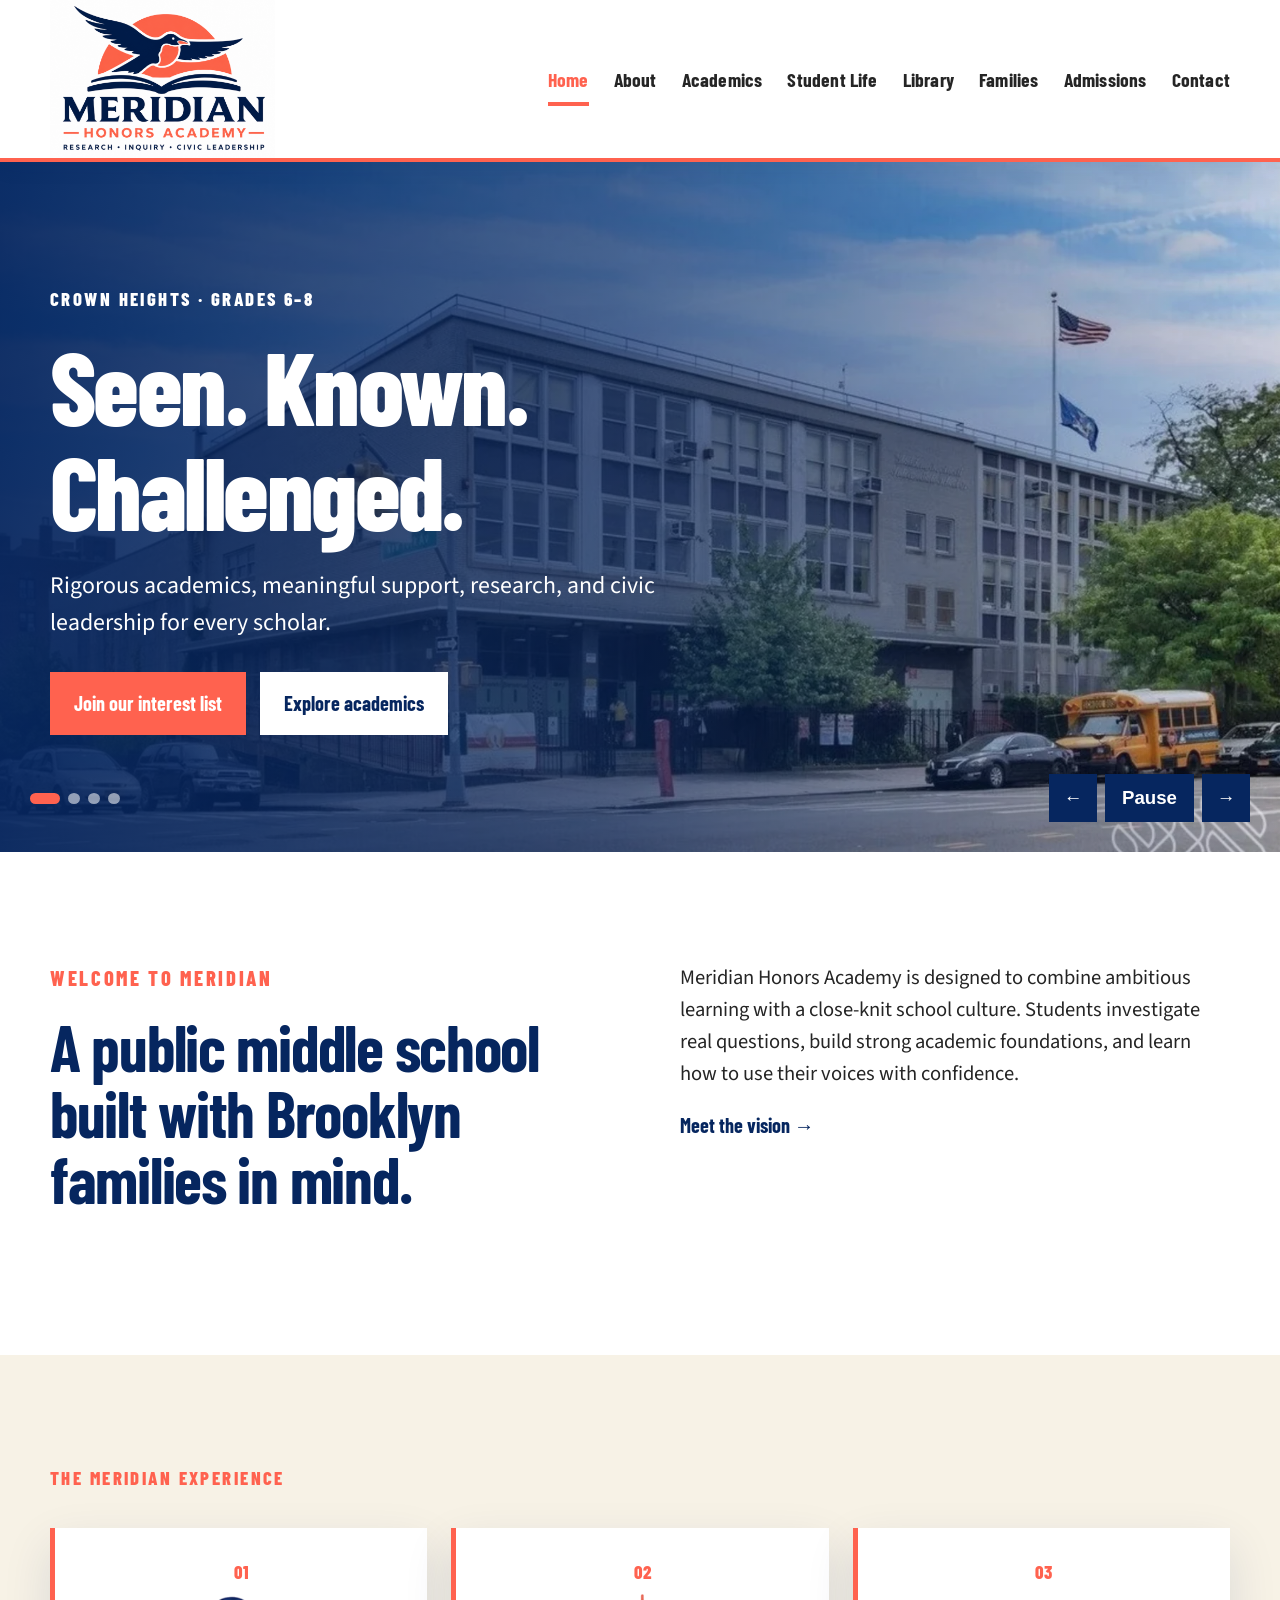
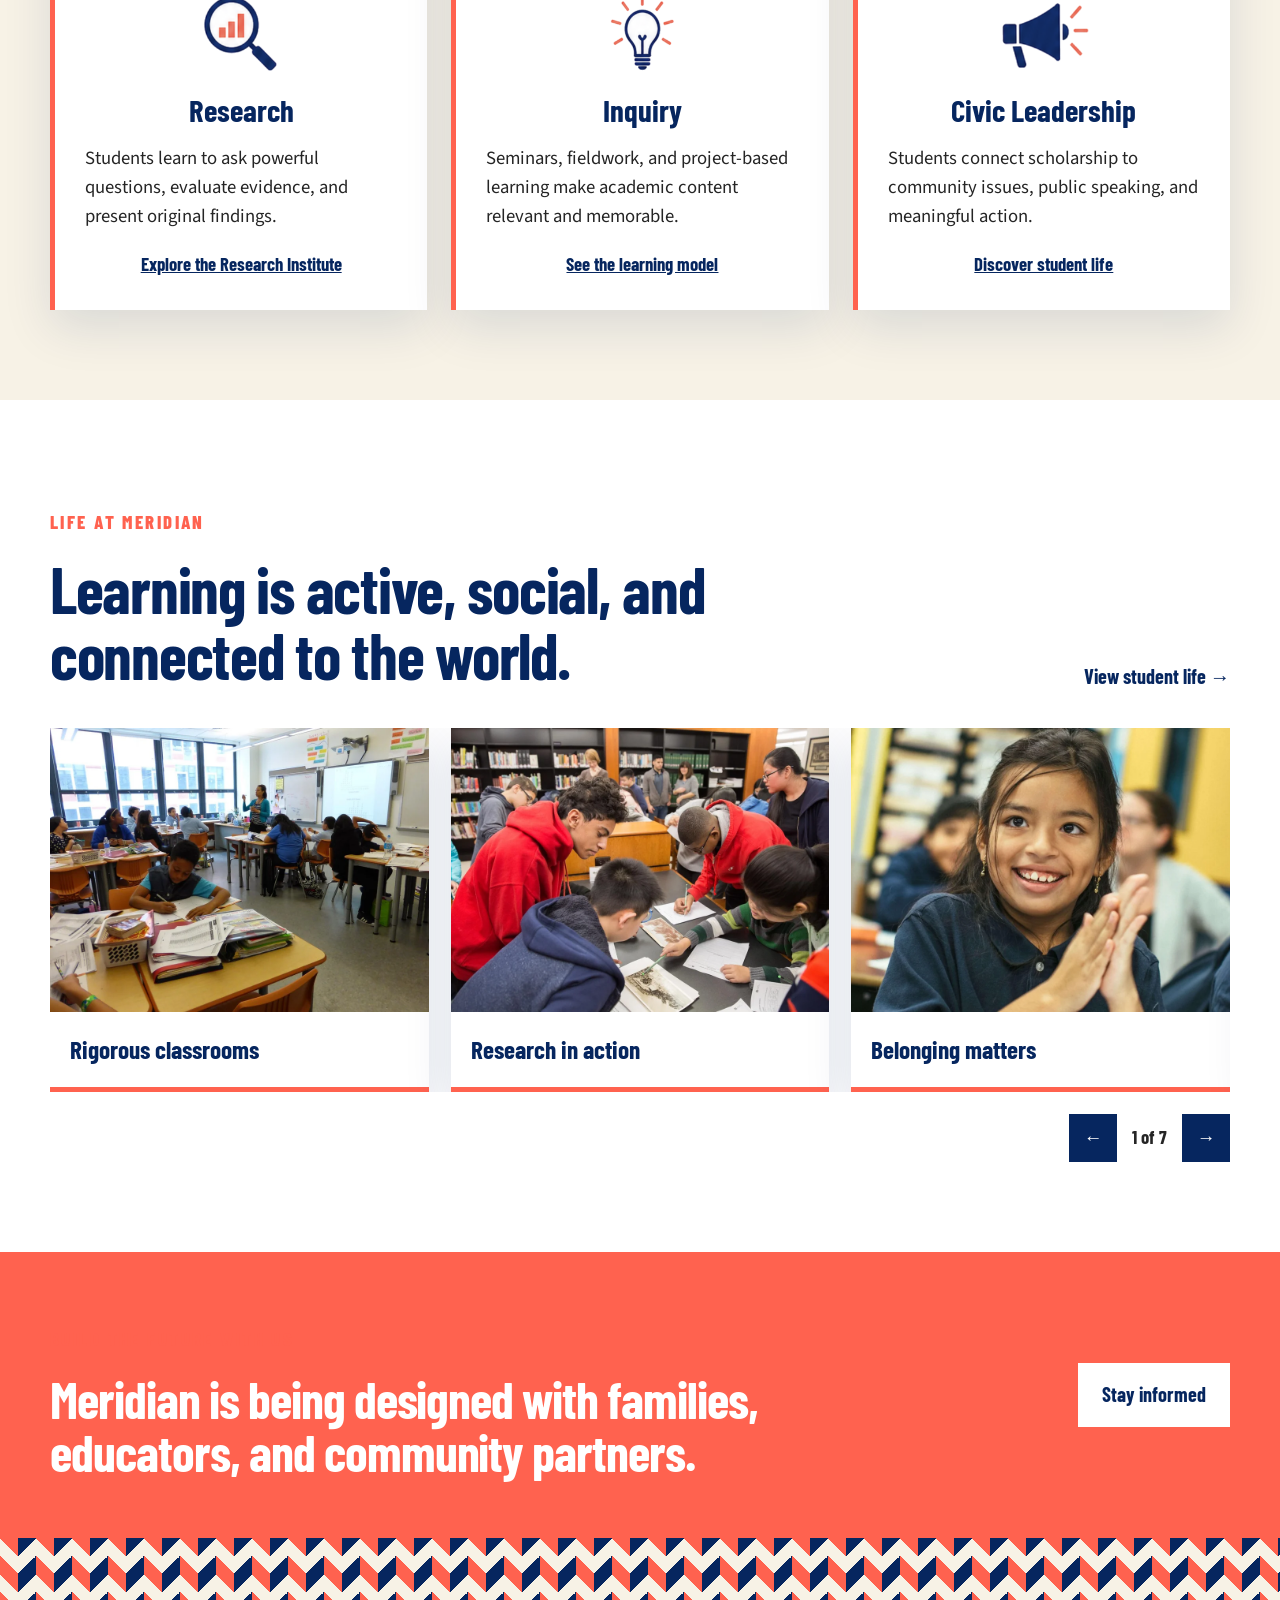
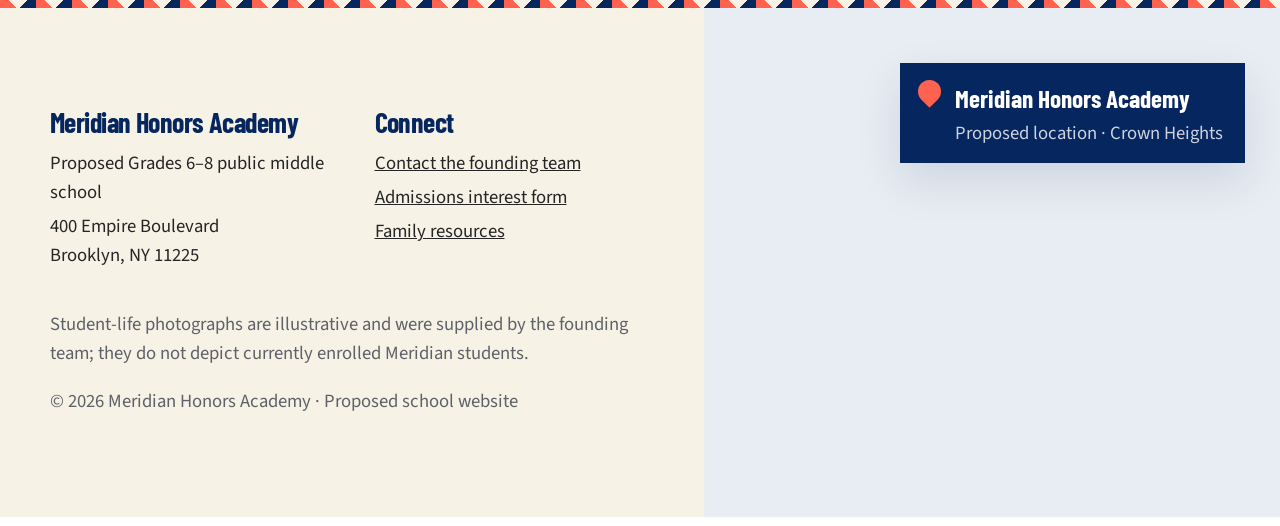
<file: meridian-honors-academy-contact-updated/index.html>
<!doctype html><html lang="en"><head><meta charset="utf-8" /><meta name="viewport" content="width=device-width,initial-scale=1" /><meta name="theme-color" content="#06265f" /><meta name="description" content="Meridian Honors Academy, a proposed Grades 6–8 public middle school in Crown Heights." /><title>Home | Meridian Honors Academy</title><link rel="icon" href="assets/favicon.png" /><link rel="preconnect" href="https://fonts.googleapis.com"><link rel="preconnect" href="https://fonts.gstatic.com" crossorigin><link href="https://fonts.googleapis.com/css2?family=Barlow+Condensed:wght@500;600;700;800&family=Source+Sans+3:wght@400;500;600;700&display=swap" rel="stylesheet"><link rel="stylesheet" href="styles.css" /></head><body><a class="skip-link" href="#main">Skip to main content</a>
<header class="site-header" data-header>
  <div class="shell header-inner">
    <a class="brand" href="index.html" aria-label="Meridian Honors Academy home"><img src="assets/meridian-logo.png" alt="Meridian Honors Academy" /></a>
    <button class="menu-button" type="button" aria-expanded="false" aria-controls="primary-nav" data-menu-button><span class="sr-only">Open menu</span><span></span><span></span><span></span></button>
    <nav id="primary-nav" class="primary-nav" aria-label="Primary navigation" data-nav><a href="index.html" aria-current="page">Home</a><a href="about.html">About</a><a href="academics.html">Academics</a><a href="student-life.html">Student Life</a><a href="library.html">Library</a><a href="families.html">Families</a><a href="admissions.html">Admissions</a><a href="contact.html">Contact</a></nav>
  </div>
</header><main id="main">
<section class="hero hero--slideshow" data-hero-carousel>
  <div class="hero-slide is-active" data-hero-slide style="background-image:url('assets/campus-exterior.webp')" role="img" aria-label="Exterior of the proposed Meridian campus"></div>
  <div class="hero-slide" data-hero-slide style="background-image:url('assets/student-belonging.webp')" role="img" aria-label="Students engaged in classroom learning"></div>
  <div class="hero-slide" data-hero-slide style="background-image:url('assets/student-research.webp')" role="img" aria-label="Students collaborating during research"></div>
  <div class="hero-slide" data-hero-slide style="background-image:url('assets/middle-school-discussion.webp')" role="img" aria-label="Middle school students participating in discussion"></div>
  <div class="hero-overlay"></div>
  <div class="shell hero-content"><p class="eyebrow">Crown Heights · Grades 6–8</p><h1>Seen. Known.<br>Challenged.</h1><p>Rigorous academics, meaningful support, research, and civic leadership for every scholar.</p><div class="button-row"><a class="button button--coral" href="admissions.html">Join our interest list</a><a class="button button--light" href="academics.html">Explore academics</a></div></div>
  <div class="hero-controls"><button data-hero-prev aria-label="Previous image">←</button><button data-hero-toggle aria-label="Pause slideshow">Pause</button><button data-hero-next aria-label="Next image">→</button></div><div class="hero-dots" data-hero-dots></div>
</section>
<section class="welcome section"><div class="shell welcome-grid"><div><p class="kicker">Welcome to Meridian</p><h2>A public middle school built with Brooklyn families in mind.</h2></div><div><p>Meridian Honors Academy is designed to combine ambitious learning with a close-knit school culture. Students investigate real questions, build strong academic foundations, and learn how to use their voices with confidence.</p><a class="text-link" href="about.html">Meet the vision →</a></div></div></section>
<section class="pillars section section--cream"><div class="shell"><p class="kicker">The Meridian experience</p><div class="pillar-grid"><article><span>01</span><div class="pillar-icon pillar-icon--home"><img src="assets/icons/research.png" alt="" aria-hidden="true"></div><h3>Research</h3><p>Students learn to ask powerful questions, evaluate evidence, and present original findings.</p><a href="academics.html">Explore the Research Institute</a></article><article><span>02</span><div class="pillar-icon pillar-icon--home"><img src="assets/icons/inquiry.png" alt="" aria-hidden="true"></div><h3>Inquiry</h3><p>Seminars, fieldwork, and project-based learning make academic content relevant and memorable.</p><a href="academics.html">See the learning model</a></article><article><span>03</span><div class="pillar-icon pillar-icon--home"><img src="assets/icons/civic-leadership.png" alt="" aria-hidden="true"></div><h3>Civic Leadership</h3><p>Students connect scholarship to community issues, public speaking, and meaningful action.</p><a href="student-life.html">Discover student life</a></article></div></div></section>
<section class="photo-story section"><div class="shell"><div class="section-heading"><div><p class="kicker">Life at Meridian</p><h2>Learning is active, social, and connected to the world.</h2></div><a class="text-link" href="student-life.html">View student life →</a></div><div class="gallery-carousel" data-gallery-carousel><div class="gallery-viewport"><div class="gallery-track" data-gallery-track>
<figure><img src="assets/classroom-learning-thumb.webp" alt="Teacher leading an interactive lesson"><figcaption>Rigorous classrooms</figcaption></figure><figure><img src="assets/student-research-thumb.webp" alt="Students conducting research"><figcaption>Research in action</figcaption></figure><figure><img src="assets/student-belonging-thumb.webp" alt="Students engaged in class"><figcaption>Belonging matters</figcaption></figure><figure><img src="assets/middle-school-discussion-thumb.webp" alt="Students in discussion"><figcaption>Student voice</figcaption></figure><figure><img src="assets/school-community-thumb.webp" alt="School community gathering"><figcaption>Community connection</figcaption></figure><figure><img src="assets/library-learning-thumb.webp" alt="Bright school library"><figcaption>Spaces for discovery</figcaption></figure><figure><img src="assets/civic-leadership-thumb.webp" alt="Student speaking to a panel"><figcaption>Civic leadership</figcaption></figure></div></div><div class="gallery-controls"><button data-gallery-prev aria-label="Previous images">←</button><span data-gallery-status aria-live="polite">1 of 7</span><button data-gallery-next aria-label="Next images">→</button></div></div></div></section>
<section class="cta-band"><div class="shell"><div><p class="kicker">Build the future with us</p><h2>Meridian is being designed with families, educators, and community partners.</h2></div><a class="button button--light" href="admissions.html">Stay informed</a></div></section></main><footer class="site-footer">
  <div class="footer-pattern" aria-hidden="true"></div>
  <div class="footer-grid">
    <div class="footer-info">
      <div class="footer-columns">
        <div><h2>Meridian Honors Academy</h2><p>Proposed Grades 6–8 public middle school</p><p>400 Empire Boulevard<br />Brooklyn, NY 11225</p></div>
        <div><h2>Connect</h2><p><a href="contact.html">Contact the founding team</a></p><p><a href="admissions.html">Admissions interest form</a></p><p><a href="families.html">Family resources</a></p></div>
      </div>
      <p class="photo-note">Student-life photographs are illustrative and were supplied by the founding team; they do not depict currently enrolled Meridian students.</p>
      <p class="copyright">© 2026 Meridian Honors Academy · Proposed school website</p>
    </div>
    <div class="footer-map">
      <iframe title="Map showing 400 Empire Boulevard, Brooklyn, New York" loading="lazy" src="https://www.openstreetmap.org/export/embed.html?bbox=-73.9668%2C40.6608%2C-73.9395%2C40.6815&amp;layer=mapnik&amp;marker=40.6710%2C-73.9532"></iframe>
      <div class="map-label"><span class="map-pin" aria-hidden="true"></span><strong>Meridian Honors Academy</strong><small>Proposed location · Crown Heights</small></div>
    </div>
  </div>
</footer><script src="script.js"></script></body></html>
</file>
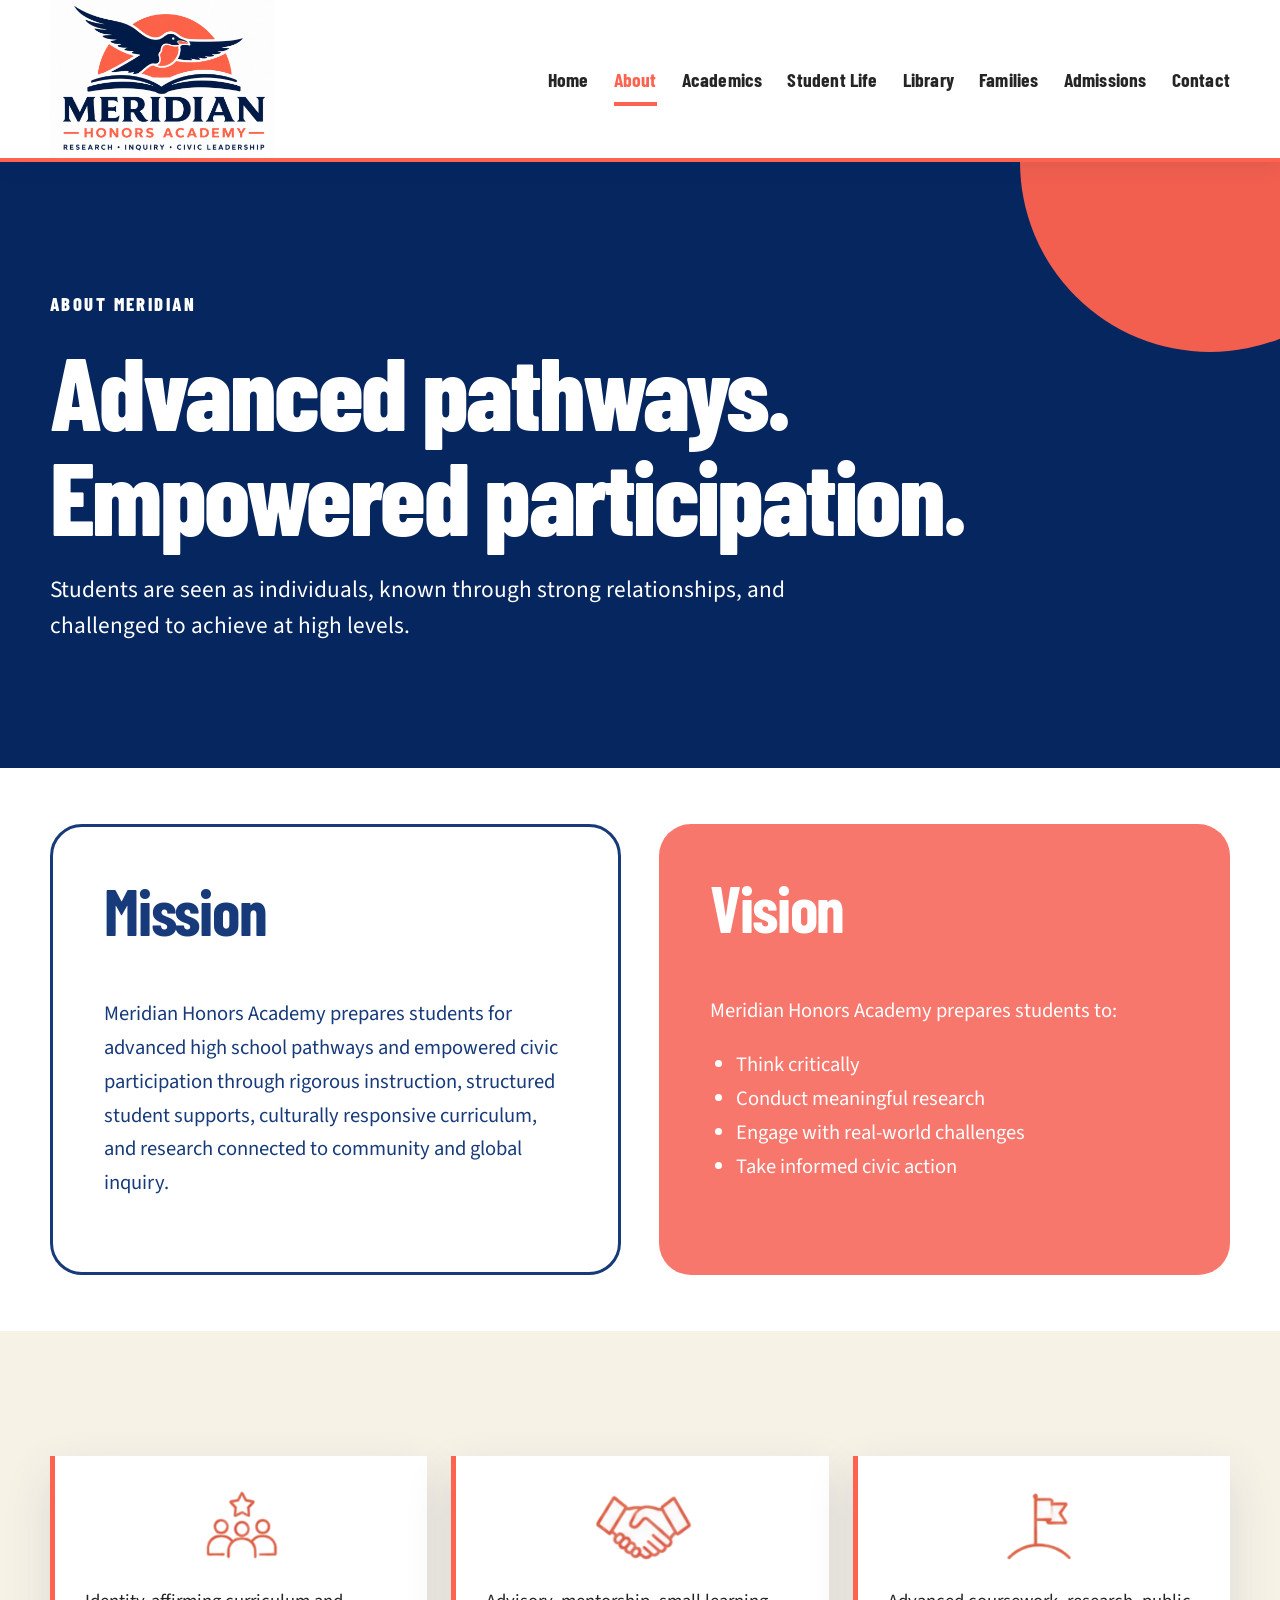
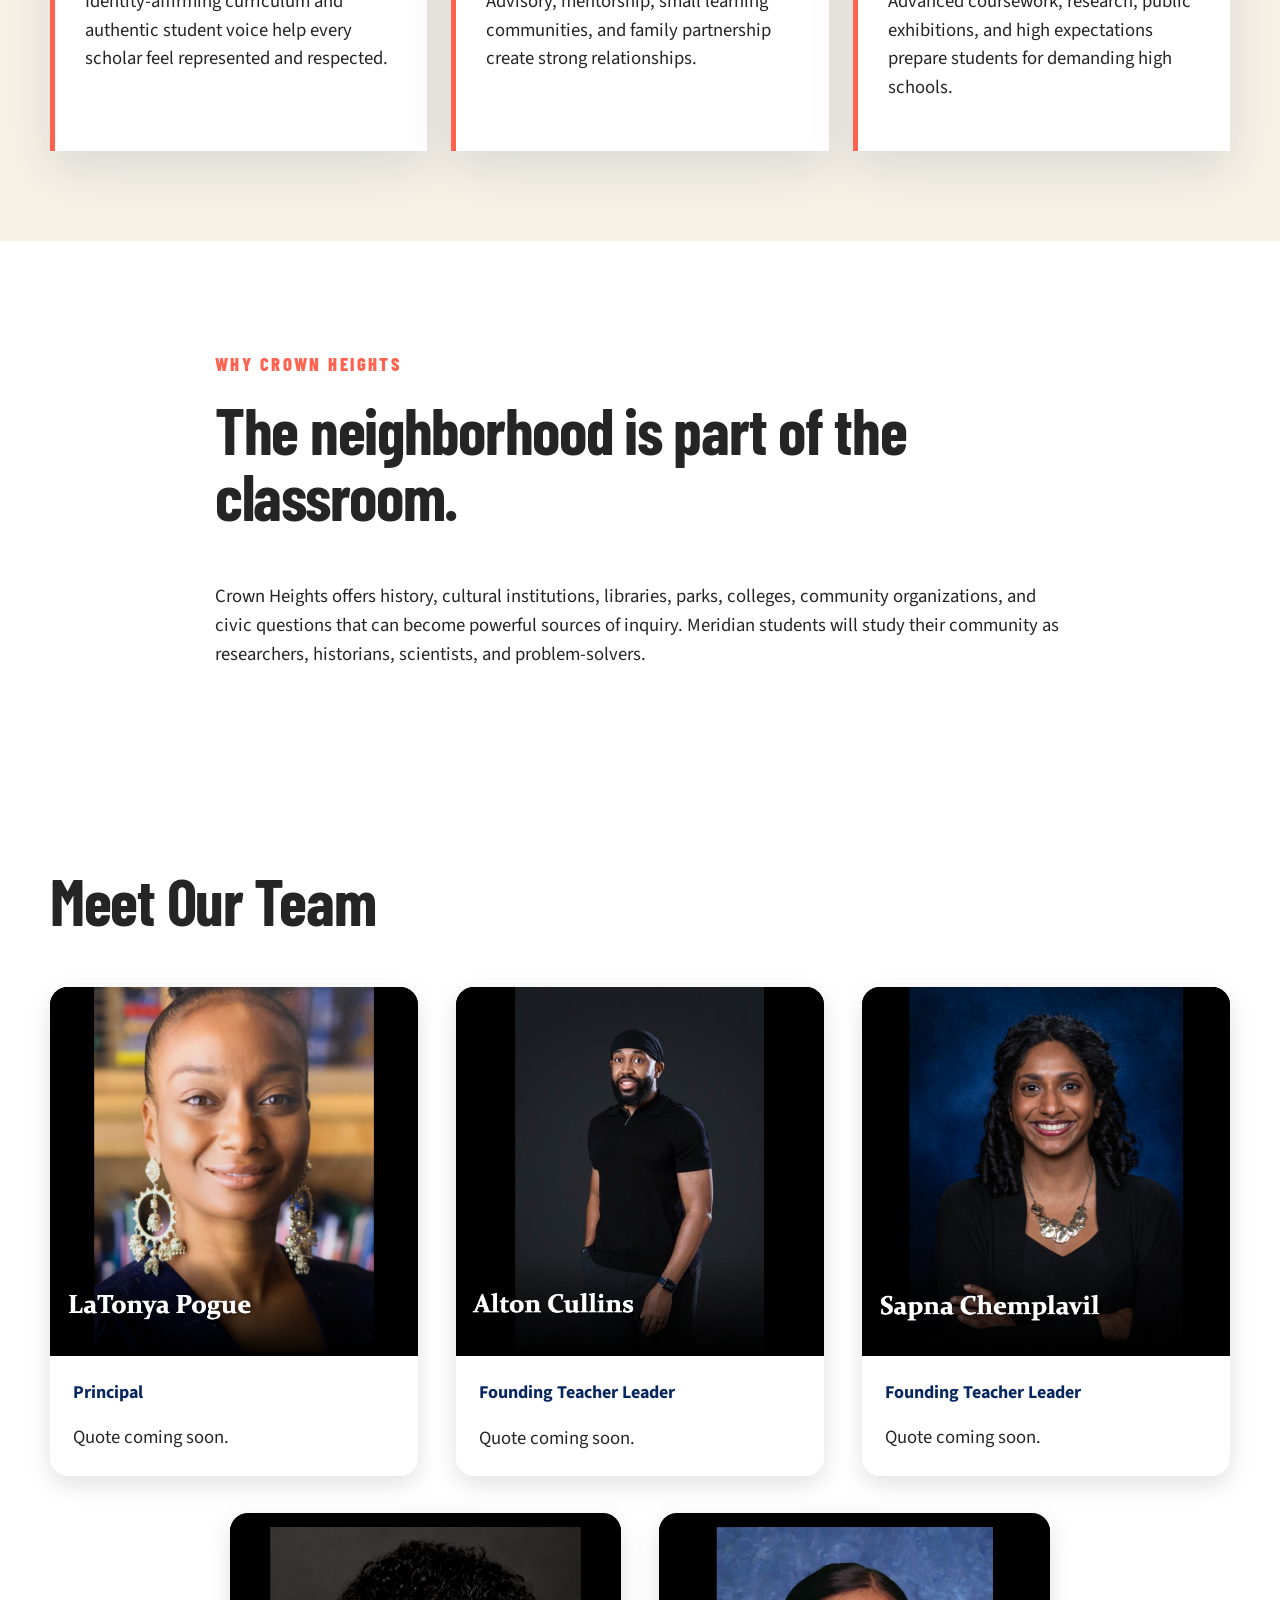
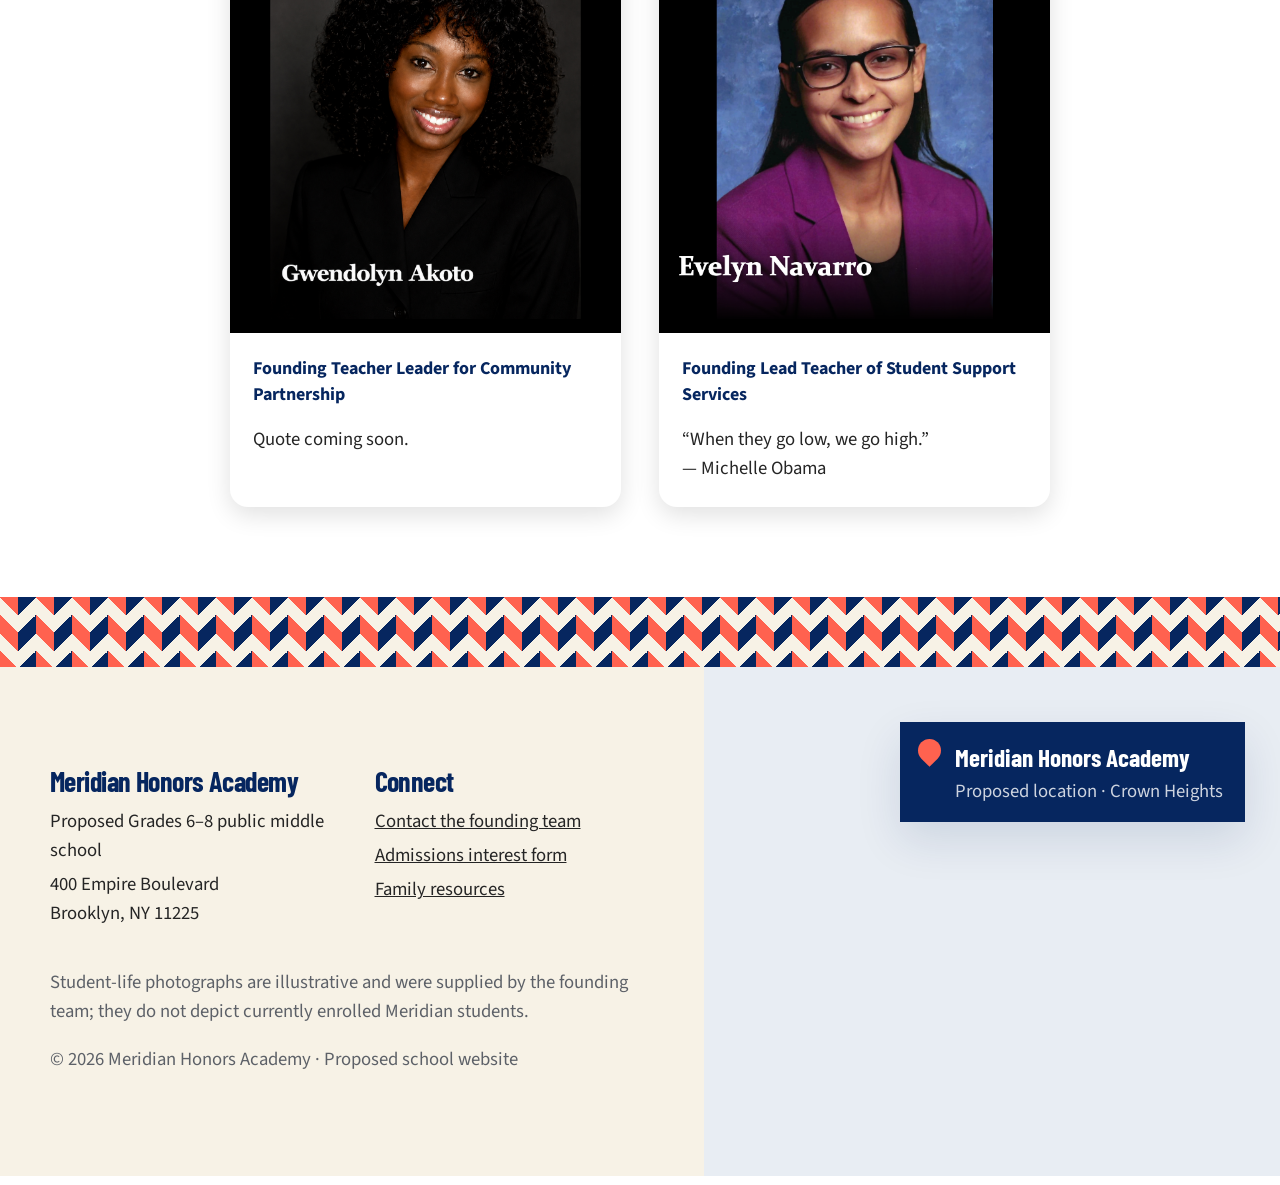
<file: about.html>
<!doctype html><html lang="en"><head><meta charset="utf-8" /><meta name="viewport" content="width=device-width,initial-scale=1" /><meta name="theme-color" content="#06265f" /><meta name="description" content="Learn about the mission, vision, and community-centered design of Meridian Honors Academy." /><title>About | Meridian Honors Academy</title><link rel="icon" href="assets/favicon.png" /><link rel="preconnect" href="https://fonts.googleapis.com"><link rel="preconnect" href="https://fonts.gstatic.com" crossorigin><link href="https://fonts.googleapis.com/css2?family=Barlow+Condensed:wght@500;600;700;800&family=Source+Sans+3:wght@400;500;600;700&display=swap" rel="stylesheet"><link rel="stylesheet" href="styles.css" /></head><body><a class="skip-link" href="#main">Skip to main content</a>
<header class="site-header" data-header>
  <div class="shell header-inner">
    <a class="brand" href="index.html" aria-label="Meridian Honors Academy home"><img src="assets/meridian-logo.png" alt="Meridian Honors Academy" /></a>
    <button class="menu-button" type="button" aria-expanded="false" aria-controls="primary-nav" data-menu-button><span class="sr-only">Open menu</span><span></span><span></span><span></span></button>
    <nav id="primary-nav" class="primary-nav" aria-label="Primary navigation" data-nav><a href="index.html">Home</a><a href="about.html" aria-current="page">About</a><a href="academics.html">Academics</a><a href="student-life.html">Student Life</a><a href="library.html">Library</a><a href="families.html">Families</a><a href="admissions.html">Admissions</a><a href="contact.html">Contact</a></nav>
  </div>
</header><main id="main"><section class="page-banner page-banner--about"><div class="shell"><p class="eyebrow">About Meridian</p><h1>Advanced&nbsp;pathways.<br>Empowered&nbsp;participation.</h1><p>Students are seen as individuals, known through strong relationships, and challenged to achieve at high levels.</p></div></section>

<section class="section mission-vision-section">
  <div class="shell">
    <div class="mission-vision-grid">
      <article class="mission-card">
        <h2>Mission</h2>
        <p>Meridian Honors Academy prepares students for advanced high school pathways and empowered civic participation through rigorous instruction, structured student supports, culturally responsive curriculum, and research connected to community and global inquiry.</p>
      </article>

      <article class="vision-card">
        <h2>Vision</h2>
        <p>Meridian Honors Academy prepares students to:</p>
        <ul>
          <li>Think critically</li>
          <li>Conduct meaningful research</li>
          <li>Engage with real-world challenges</li>
          <li>Take informed civic action</li>
        </ul>
      </article>
    </div>
</section>
<section class="section section--cream"><div class="shell values-grid"><article><div class="pillar-icon pillar-icon--about"><img src="assets/icons/seen.png" alt="" aria-hidden="true"></div><p>Identity-affirming curriculum and authentic student voice help every scholar feel represented and respected.</p></article><article><div class="pillar-icon pillar-icon--about"><img src="assets/icons/known.png" alt="" aria-hidden="true"></div><p>Advisory, mentorship, small learning communities, and family partnership create strong relationships.</p></article><article><div class="pillar-icon pillar-icon--about"><img src="assets/icons/challenged.png" alt="" aria-hidden="true"></div><p>Advanced coursework, research, public exhibitions, and high expectations prepare students for demanding high schools.</p></article></div></section><section class="section"><div class="shell prose"><p class="kicker">Why Crown Heights</p><h2>The neighborhood is part of the classroom.</h2><p>Crown Heights offers history, cultural institutions, libraries, parks, colleges, community organizations, and civic questions that can become powerful sources of inquiry. Meridian students will study their community as researchers, historians, scientists, and problem-solvers.</p></div></section>
<section class="section">
  <div class="shell">
    <h2>Meet Our Team</h2>

    <div style="display:grid;grid-template-columns:repeat(3,minmax(0,1fr));gap:2rem;margin-bottom:2rem;">

      <!-- Principal Pogue -->
      <article style="background:#fff;border-radius:18px;overflow:hidden;box-shadow:0 8px 24px rgba(0,0,0,.12);">
        <img
          src="assets/principal.png"
          alt="Principal Pogue"
          style="width:100%;height:auto;display:block;object-fit:contain;background:#000;"
        >
        <div style="padding:1.25rem;">
          <p style="margin:0;font-size:18px;font-weight:700;color:#06265f;line-height:1.4;">
            Principal
          </p>
          <blockquote style="margin:1rem 0 0;">
            Quote coming soon.
          </blockquote>
        </div>
      </article>

      <!-- Alton Cullins -->
      <article style="background:#fff;border-radius:18px;overflow:hidden;box-shadow:0 8px 24px rgba(0,0,0,.12);">
        <img
          src="assets/staff2.png"
          alt="Alton Cullins"
          style="width:100%;height:auto;display:block;object-fit:contain;background:#000;"
        >
        <div style="padding:1.25rem;">
          <p style="margin:0;font-size:18px;font-weight:700;color:#06265f;line-height:1.4;">
            Founding Teacher Leader
          </p>
          <blockquote style="margin:1rem 0 0;">
            Quote coming soon.
          </blockquote>
        </div>
      </article>

      <!-- Sapna Chemplavil -->
      <article style="background:#fff;border-radius:18px;overflow:hidden;box-shadow:0 8px 24px rgba(0,0,0,.12);">
        <img
          src="assets/staff3.png"
          alt="Sapna Chemplavil"
          style="width:100%;height:auto;display:block;object-fit:contain;background:#000;"
        >
        <div style="padding:1.25rem;">
          <p style="margin:0;font-size:18px;font-weight:700;color:#06265f;line-height:1.4;">
            Founding Teacher Leader
          </p>
          <blockquote style="margin:1rem 0 0;">
            Quote coming soon.
          </blockquote>
        </div>
      </article>

    </div>

    <div style="display:grid;grid-template-columns:repeat(2,minmax(0,1fr));gap:2rem;max-width:820px;margin:0 auto;">

      <!-- Gwendolyn Akoto -->
      <article style="background:#fff;border-radius:18px;overflow:hidden;box-shadow:0 8px 24px rgba(0,0,0,.12);">
        <img
          src="assets/gwens.png"
          alt="Gwendolyn Akoto"
          style="width:100%;height:420px;display:block;object-fit:contain;background:#000;"
        >
        <div style="padding:1.25rem;">
          <p style="margin:0;font-size:18px;font-weight:700;color:#06265f;line-height:1.4;">
            Founding Teacher Leader for Community Partnership
          </p>
          <blockquote style="margin:1rem 0 0;">
            Quote coming soon.
          </blockquote>
        </div>
      </article>

      <!-- Evelyn Navarro -->
      <article style="background:#fff;border-radius:18px;overflow:hidden;box-shadow:0 8px 24px rgba(0,0,0,.12);">
        <img
          src="assets/staff5.png"
          alt="Evelyn Navarro"
          style="width:100%;height:420px;display:block;object-fit:contain;background:#000;"
        >
        <div style="padding:1.25rem;">
          <p style="margin:0;font-size:18px;font-weight:700;color:#06265f;line-height:1.4;">
            Founding Lead Teacher of Student Support Services
          </p>
          <blockquote style="margin:1rem 0 0;">
            “When they go low, we go high.”<br>
            — Michelle Obama
          </blockquote>
        </div>
      </article>

    </div>
  </div>
</section></main><footer class="site-footer">
  <div class="footer-pattern" aria-hidden="true"></div>
  <div class="footer-grid">
    <div class="footer-info">
<div class="footer-columns">
        <div><h2>Meridian Honors Academy</h2><p>Proposed Grades 6–8 public middle school</p><p>400 Empire Boulevard<br />Brooklyn, NY 11225</p></div>
        <div><h2>Connect</h2><p><a href="contact.html">Contact the founding team</a></p><p><a href="admissions.html">Admissions interest form</a></p><p><a href="families.html">Family resources</a></p></div>
      </div>
      <p class="photo-note">Student-life photographs are illustrative and were supplied by the founding team; they do not depict currently enrolled Meridian students.</p>
      <p class="copyright">© 2026 Meridian Honors Academy · Proposed school website</p>
    </div>
    <div class="footer-map">
      <iframe title="Map showing 400 Empire Boulevard, Brooklyn, New York" loading="lazy" src="https://www.openstreetmap.org/export/embed.html?bbox=-73.9668%2C40.6608%2C-73.9395%2C40.6815&amp;layer=mapnik&amp;marker=40.6710%2C-73.9532"></iframe>
      <div class="map-label"><span class="map-pin" aria-hidden="true"></span><strong>Meridian Honors Academy</strong><small>Proposed location · Crown Heights</small></div>
    </div>
  </div>
</footer><script src="script.js"></script></body></html>
</file>
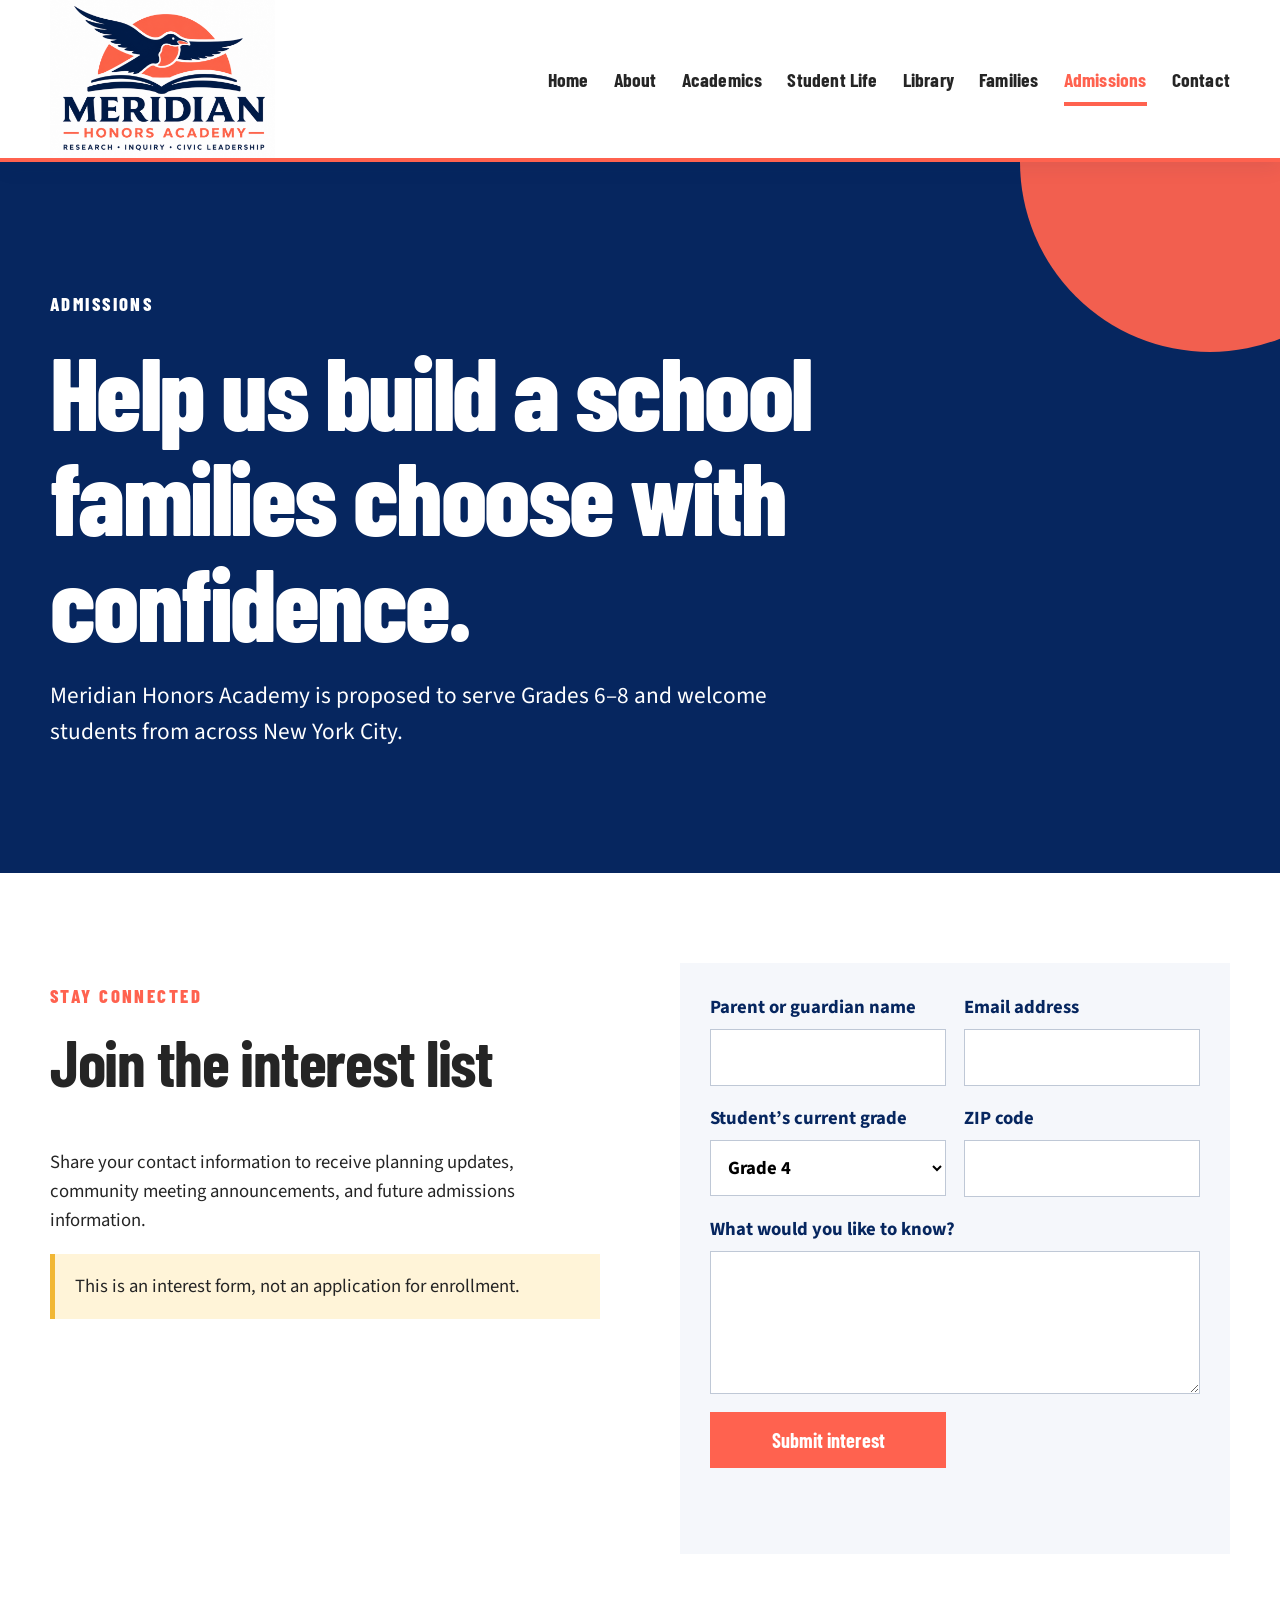
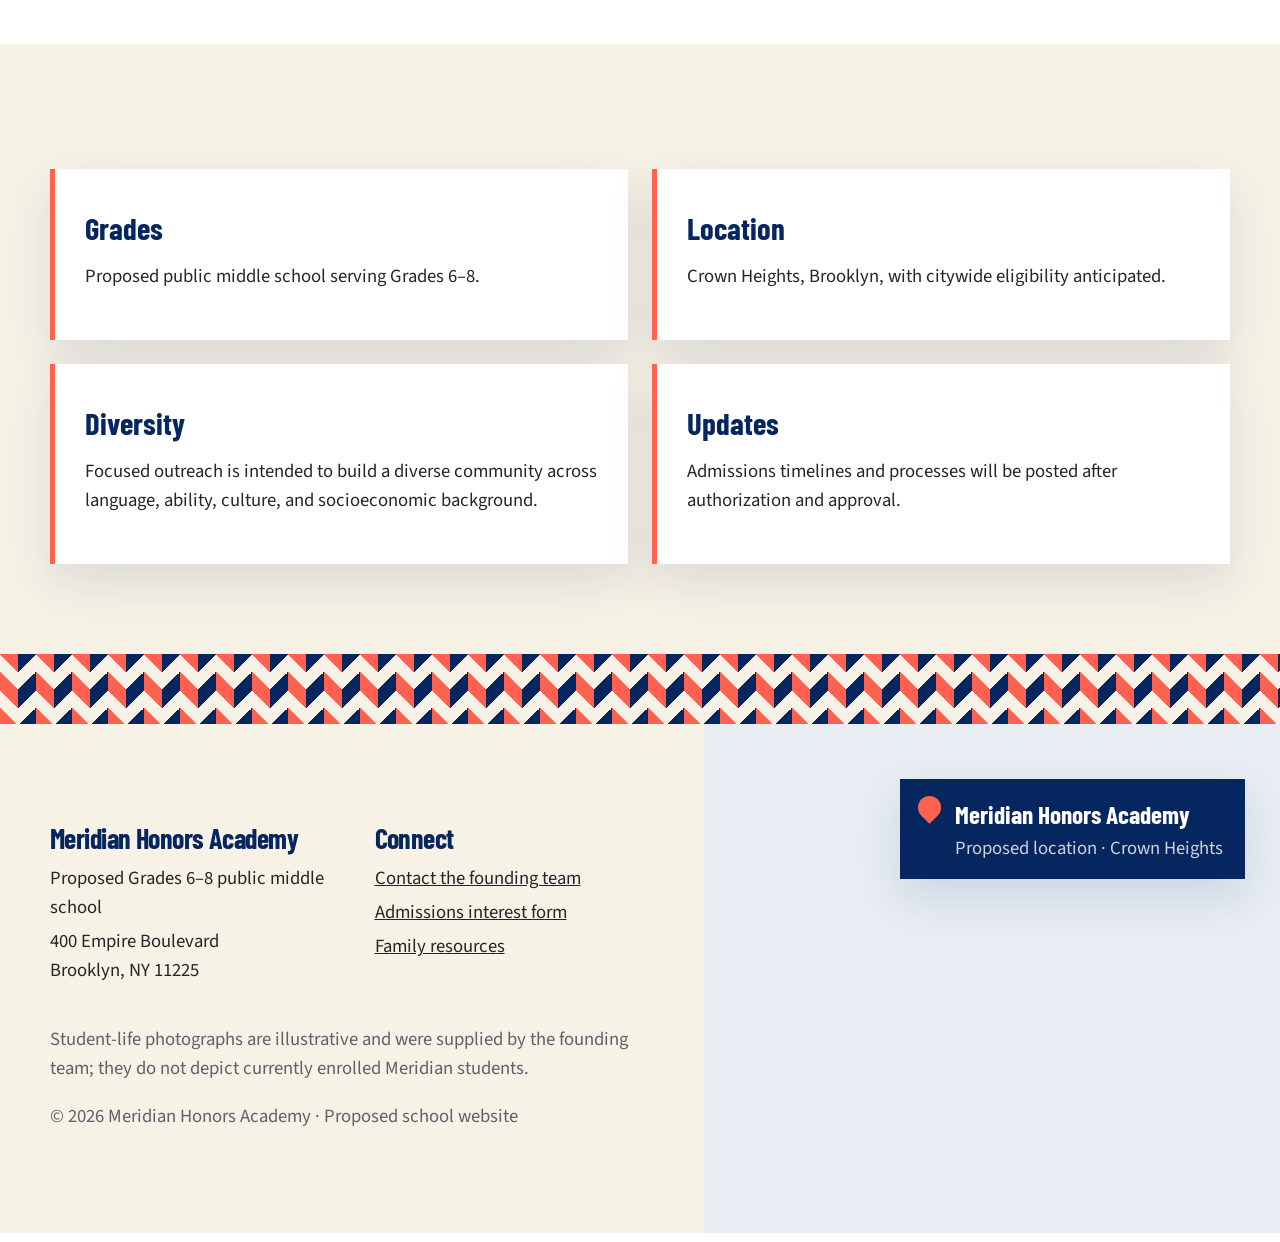
<file: admissions.html>
<!doctype html><html lang="en"><head><meta charset="utf-8" /><meta name="viewport" content="width=device-width,initial-scale=1" /><meta name="theme-color" content="#06265f" /><meta name="description" content="Join the Meridian Honors Academy family interest list and learn about proposed admissions." /><title>Admissions | Meridian Honors Academy</title><link rel="icon" href="assets/favicon.png" /><link rel="preconnect" href="https://fonts.googleapis.com"><link rel="preconnect" href="https://fonts.gstatic.com" crossorigin><link href="https://fonts.googleapis.com/css2?family=Barlow+Condensed:wght@500;600;700;800&family=Source+Sans+3:wght@400;500;600;700&display=swap" rel="stylesheet"><link rel="stylesheet" href="styles.css" /></head><body><a class="skip-link" href="#main">Skip to main content</a>
<header class="site-header" data-header>
  <div class="shell header-inner">
    <a class="brand" href="index.html" aria-label="Meridian Honors Academy home"><img src="assets/meridian-logo.png" alt="Meridian Honors Academy" /></a>
    <button class="menu-button" type="button" aria-expanded="false" aria-controls="primary-nav" data-menu-button><span class="sr-only">Open menu</span><span></span><span></span><span></span></button>
    <nav id="primary-nav" class="primary-nav" aria-label="Primary navigation" data-nav><a href="index.html">Home</a><a href="about.html">About</a><a href="academics.html">Academics</a><a href="student-life.html">Student Life</a><a href="library.html">Library</a><a href="families.html">Families</a><a href="admissions.html" aria-current="page">Admissions</a><a href="contact.html">Contact</a></nav>
  </div>
</header><main id="main"><section class="page-banner page-banner--admissions"><div class="shell"><p class="eyebrow">Admissions</p><h1>Help us build a school families choose with confidence.</h1><p>Meridian Honors Academy is proposed to serve Grades 6–8 and welcome students from across New York City.</p></div></section><section class="section"><div class="shell admissions-grid"><div><p class="kicker">Stay connected</p><h2>Join the interest list</h2><p>Share your contact information to receive planning updates, community meeting announcements, and future admissions information.</p><div class="notice">This is an interest form, not an application for enrollment.</div></div><form class="interest-form" data-interest-form><label>Parent or guardian name<input name="name" required></label><label>Email address<input type="email" name="email" required></label><label>Student’s current grade<select name="grade"><option>Grade 4</option><option>Grade 5</option><option>Grade 6</option><option>Grade 7</option><option>Grade 8</option></select></label><label>ZIP code<input name="zip" inputmode="numeric"></label><label class="full">What would you like to know?<textarea name="message" rows="4"></textarea></label><button class="button button--coral" type="submit">Submit interest</button><p class="form-message" data-form-message aria-live="polite"></p></form></div></section><section class="section section--cream"><div class="shell outline-grid"><article><h3>Grades</h3><p>Proposed public middle school serving Grades 6–8.</p></article><article><h3>Location</h3><p>Crown Heights, Brooklyn, with citywide eligibility anticipated.</p></article><article><h3>Diversity</h3><p>Focused outreach is intended to build a diverse community across language, ability, culture, and socioeconomic background.</p></article><article><h3>Updates</h3><p>Admissions timelines and processes will be posted after authorization and approval.</p></article></div></section></main><footer class="site-footer">
  <div class="footer-pattern" aria-hidden="true"></div>
  <div class="footer-grid">
    <div class="footer-info">
<div class="footer-columns">
        <div><h2>Meridian Honors Academy</h2><p>Proposed Grades 6–8 public middle school</p><p>400 Empire Boulevard<br />Brooklyn, NY 11225</p></div>
        <div><h2>Connect</h2><p><a href="contact.html">Contact the founding team</a></p><p><a href="admissions.html">Admissions interest form</a></p><p><a href="families.html">Family resources</a></p></div>
      </div>
      <p class="photo-note">Student-life photographs are illustrative and were supplied by the founding team; they do not depict currently enrolled Meridian students.</p>
      <p class="copyright">© 2026 Meridian Honors Academy · Proposed school website</p>
    </div>
    <div class="footer-map">
      <iframe title="Map showing 400 Empire Boulevard, Brooklyn, New York" loading="lazy" src="https://www.openstreetmap.org/export/embed.html?bbox=-73.9668%2C40.6608%2C-73.9395%2C40.6815&amp;layer=mapnik&amp;marker=40.6710%2C-73.9532"></iframe>
      <div class="map-label"><span class="map-pin" aria-hidden="true"></span><strong>Meridian Honors Academy</strong><small>Proposed location · Crown Heights</small></div>
    </div>
  </div>
</footer><script src="script.js"></script></body></html>
</file>
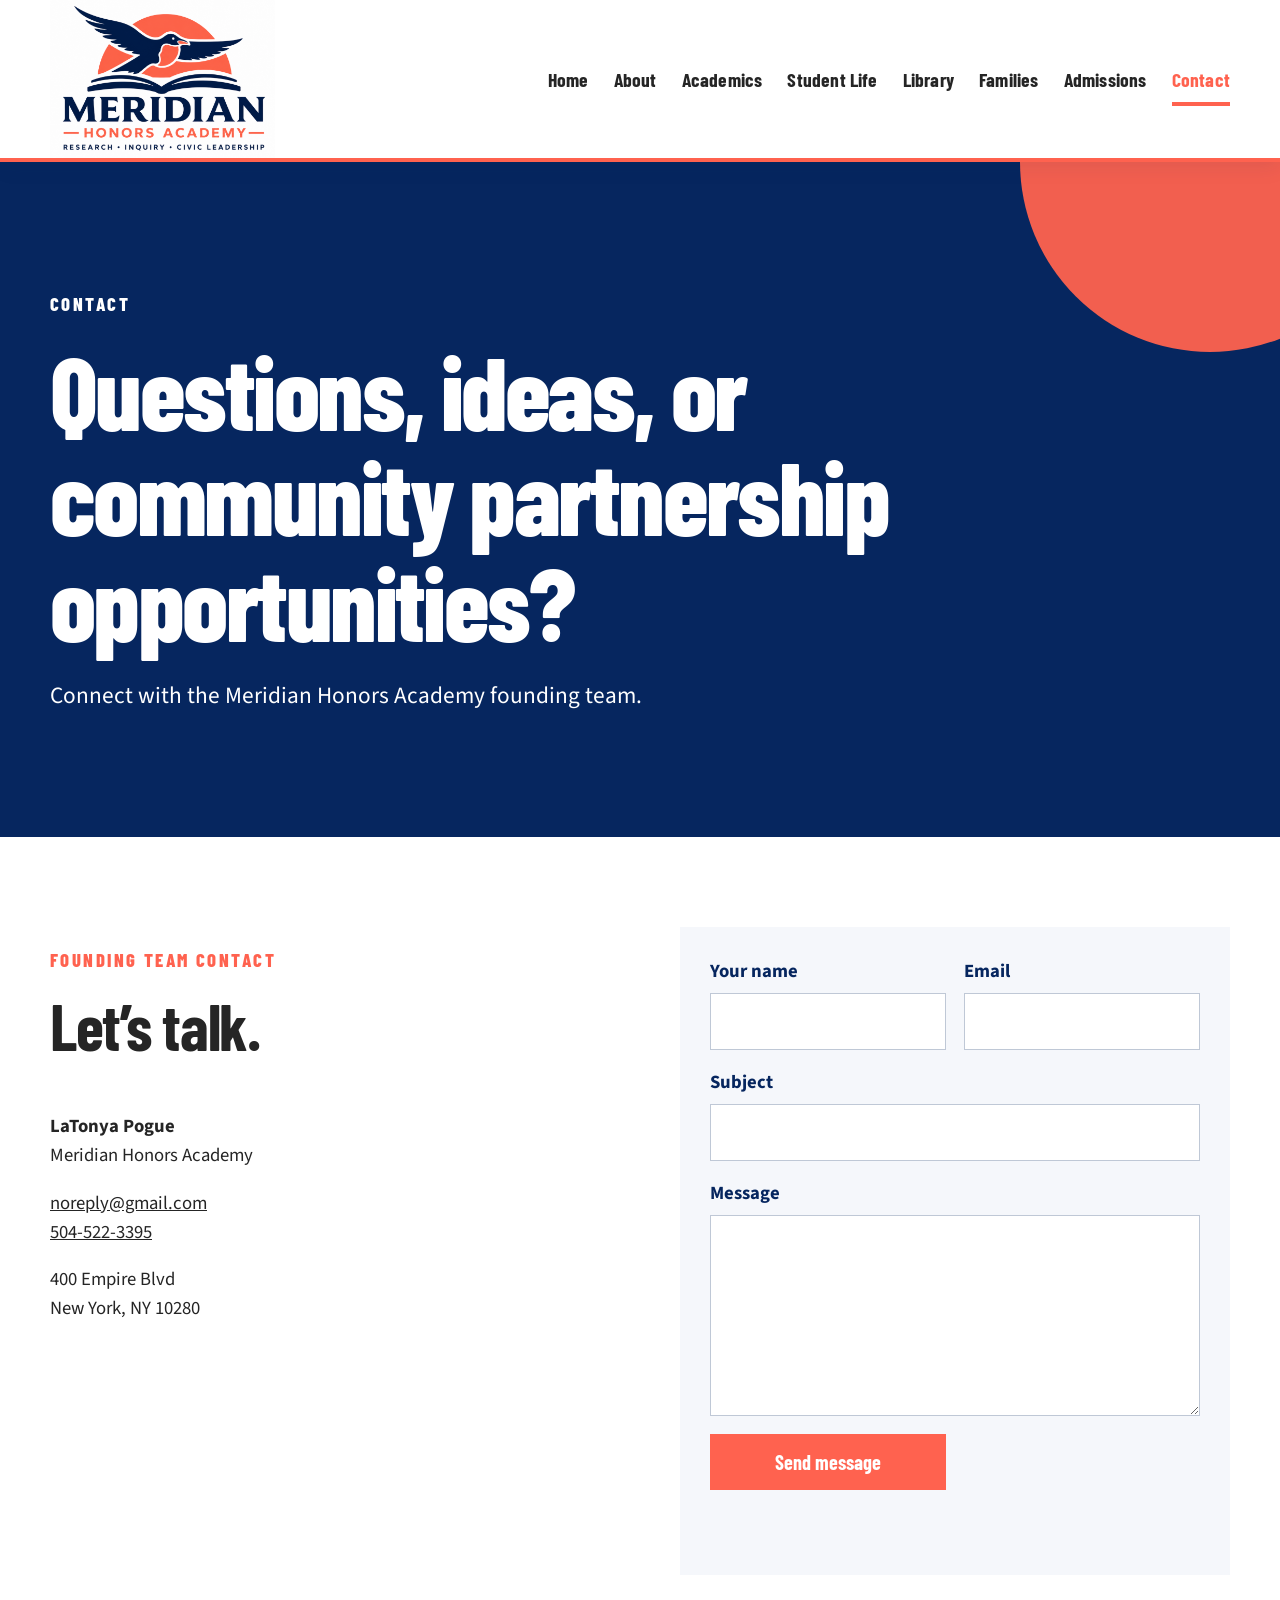
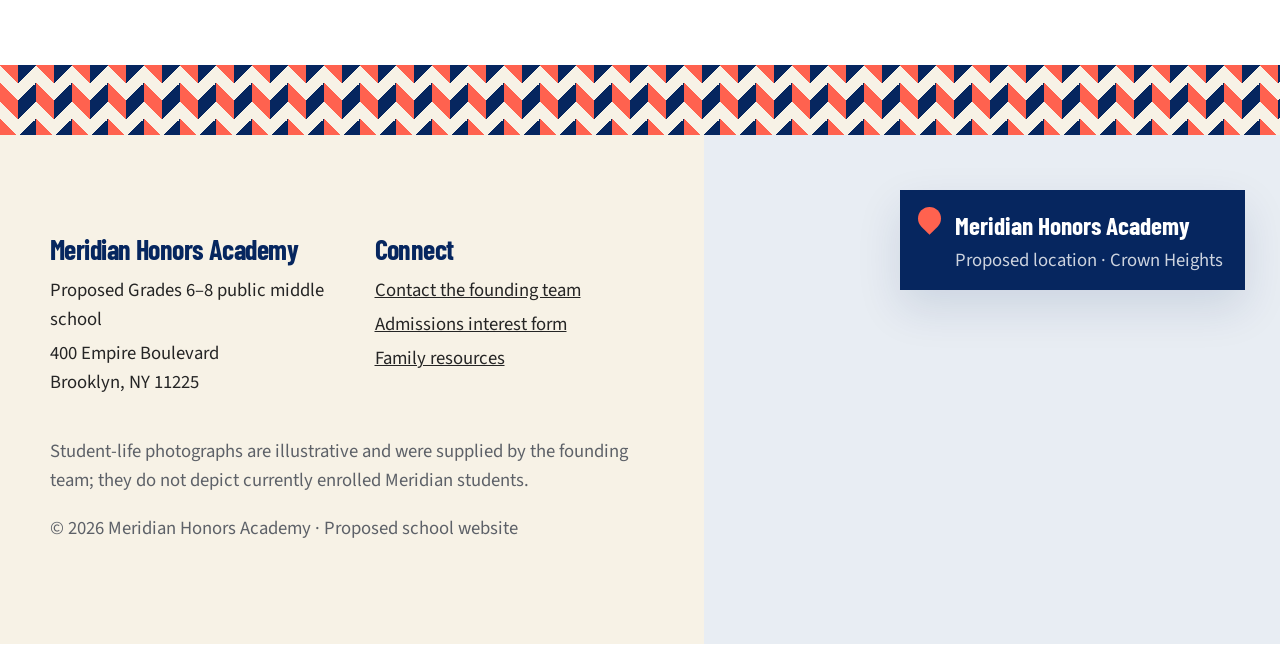
<file: contact.html>
<!doctype html><html lang="en"><head><meta charset="utf-8" /><meta name="viewport" content="width=device-width,initial-scale=1" /><meta name="theme-color" content="#06265f" /><meta name="description" content="Contact the Meridian Honors Academy founding team." /><title>Contact | Meridian Honors Academy</title><link rel="icon" href="assets/favicon.png" /><link rel="preconnect" href="https://fonts.googleapis.com"><link rel="preconnect" href="https://fonts.gstatic.com" crossorigin><link href="https://fonts.googleapis.com/css2?family=Barlow+Condensed:wght@500;600;700;800&family=Source+Sans+3:wght@400;500;600;700&display=swap" rel="stylesheet"><link rel="stylesheet" href="styles.css" /></head><body><a class="skip-link" href="#main">Skip to main content</a>
<header class="site-header" data-header>
  <div class="shell header-inner">
    <a class="brand" href="index.html" aria-label="Meridian Honors Academy home"><img src="assets/meridian-logo.png" alt="Meridian Honors Academy" /></a>
    <button class="menu-button" type="button" aria-expanded="false" aria-controls="primary-nav" data-menu-button><span class="sr-only">Open menu</span><span></span><span></span><span></span></button>
    <nav id="primary-nav" class="primary-nav" aria-label="Primary navigation" data-nav><a href="index.html">Home</a><a href="about.html">About</a><a href="academics.html">Academics</a><a href="student-life.html">Student Life</a><a href="library.html">Library</a><a href="families.html">Families</a><a href="admissions.html">Admissions</a><a href="contact.html" aria-current="page">Contact</a></nav>
  </div>
</header><main id="main"><section class="page-banner page-banner--contact"><div class="shell"><p class="eyebrow">Contact</p><h1>Questions, ideas, or community partnership opportunities?</h1><p>Connect with the Meridian Honors Academy founding team.</p></div></section><section class="section"><div class="shell contact-grid"><div><p class="kicker">Founding team contact</p><h2>Let’s talk.</h2><p><strong>LaTonya Pogue</strong><br>Meridian Honors Academy</p><p><a href="mailto:noreply@gmail.com">noreply@gmail.com</a><br><a href="tel:+15045223395">504-522-3395</a></p><p>400 Empire Blvd<br>New York, NY 10280</p></div><form class="interest-form" data-contact-form><label>Your name<input name="name" required></label><label>Email<input type="email" name="email" required></label><label class="full">Subject<input name="subject" required></label><label class="full">Message<textarea name="message" rows="6" required></textarea></label><button class="button button--coral" type="submit">Send message</button><p class="form-message" data-form-message aria-live="polite"></p></form></div></section></main><footer class="site-footer">
  <div class="footer-pattern" aria-hidden="true"></div>
  <div class="footer-grid">
    <div class="footer-info">
<div class="footer-columns">
        <div><h2>Meridian Honors Academy</h2><p>Proposed Grades 6–8 public middle school</p><p>400 Empire Boulevard<br />Brooklyn, NY 11225</p></div>
        <div><h2>Connect</h2><p><a href="contact.html">Contact the founding team</a></p><p><a href="admissions.html">Admissions interest form</a></p><p><a href="families.html">Family resources</a></p></div>
      </div>
      <p class="photo-note">Student-life photographs are illustrative and were supplied by the founding team; they do not depict currently enrolled Meridian students.</p>
      <p class="copyright">© 2026 Meridian Honors Academy · Proposed school website</p>
    </div>
    <div class="footer-map">
      <iframe title="Map showing 400 Empire Boulevard, Brooklyn, New York" loading="lazy" src="https://www.openstreetmap.org/export/embed.html?bbox=-73.9668%2C40.6608%2C-73.9395%2C40.6815&amp;layer=mapnik&amp;marker=40.6710%2C-73.9532"></iframe>
      <div class="map-label"><span class="map-pin" aria-hidden="true"></span><strong>Meridian Honors Academy</strong><small>Proposed location · Crown Heights</small></div>
    </div>
  </div>
</footer><script src="script.js"></script></body></html>
</file>
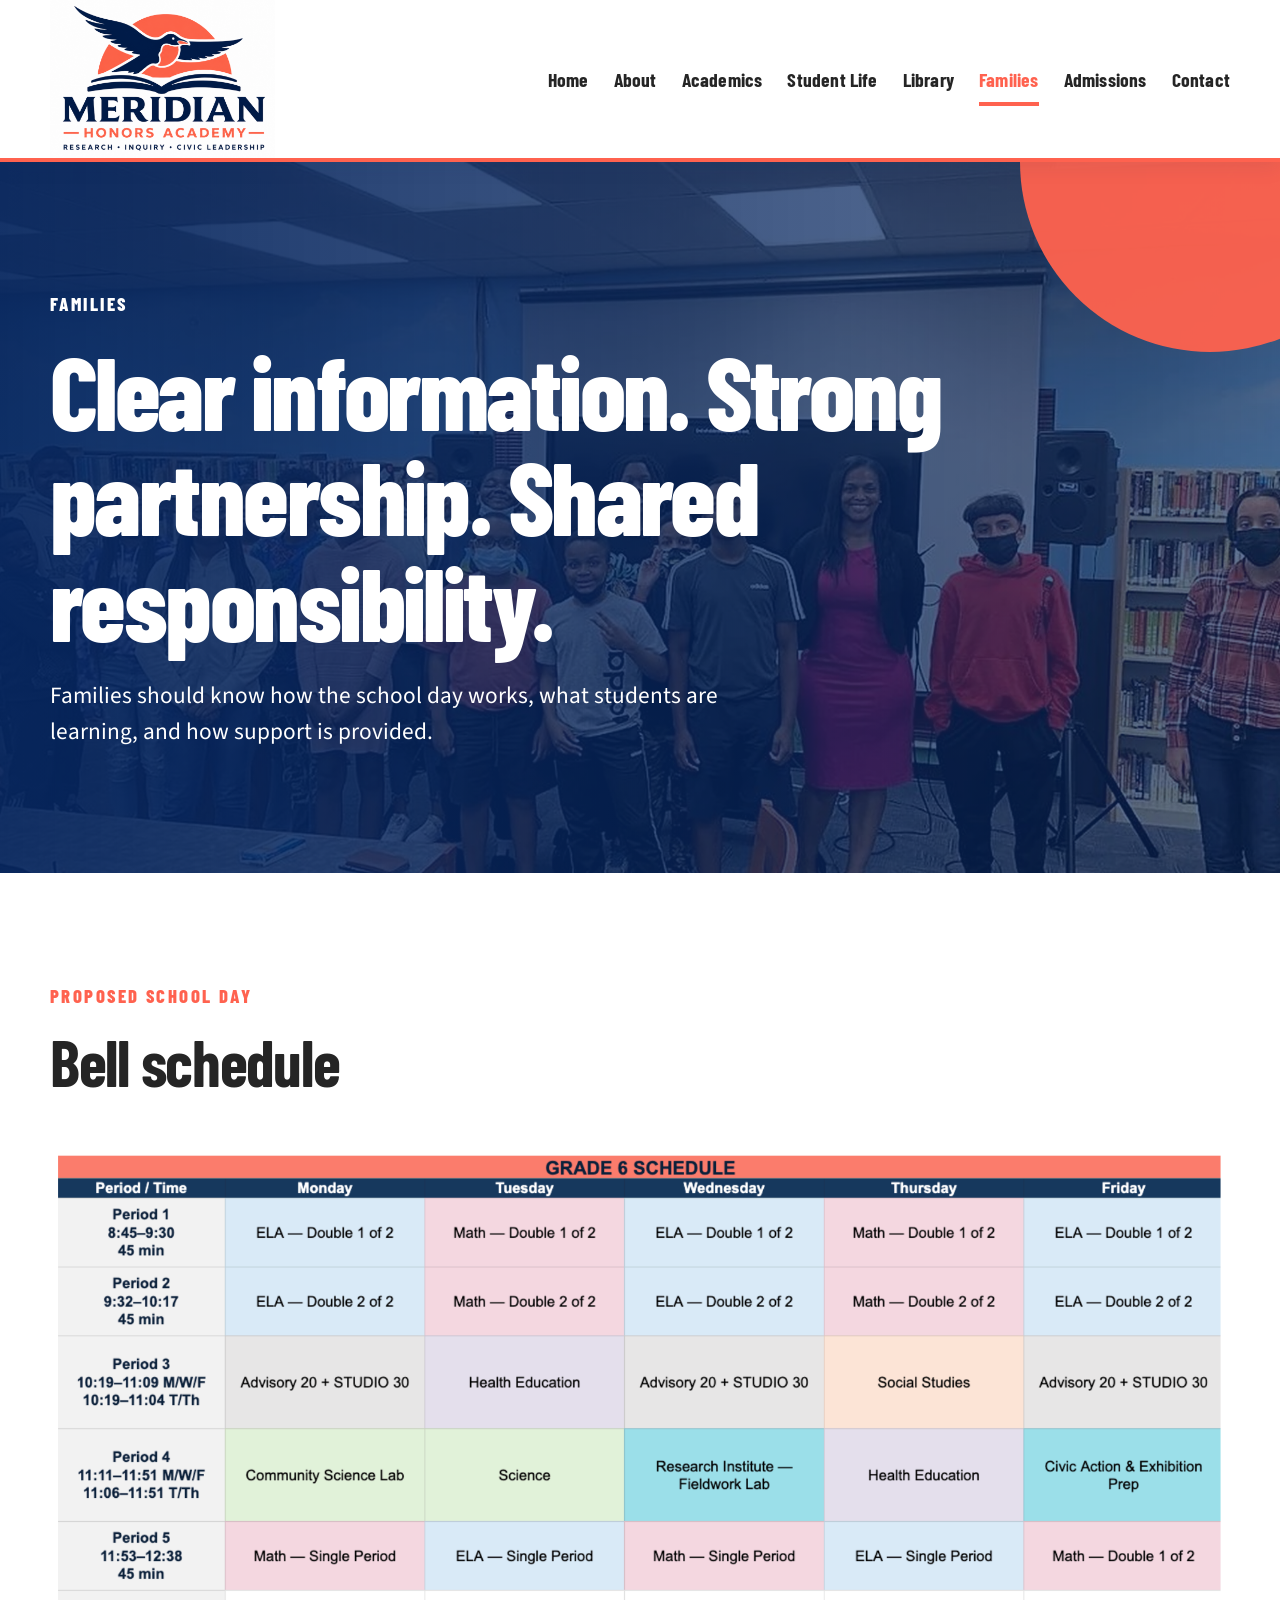
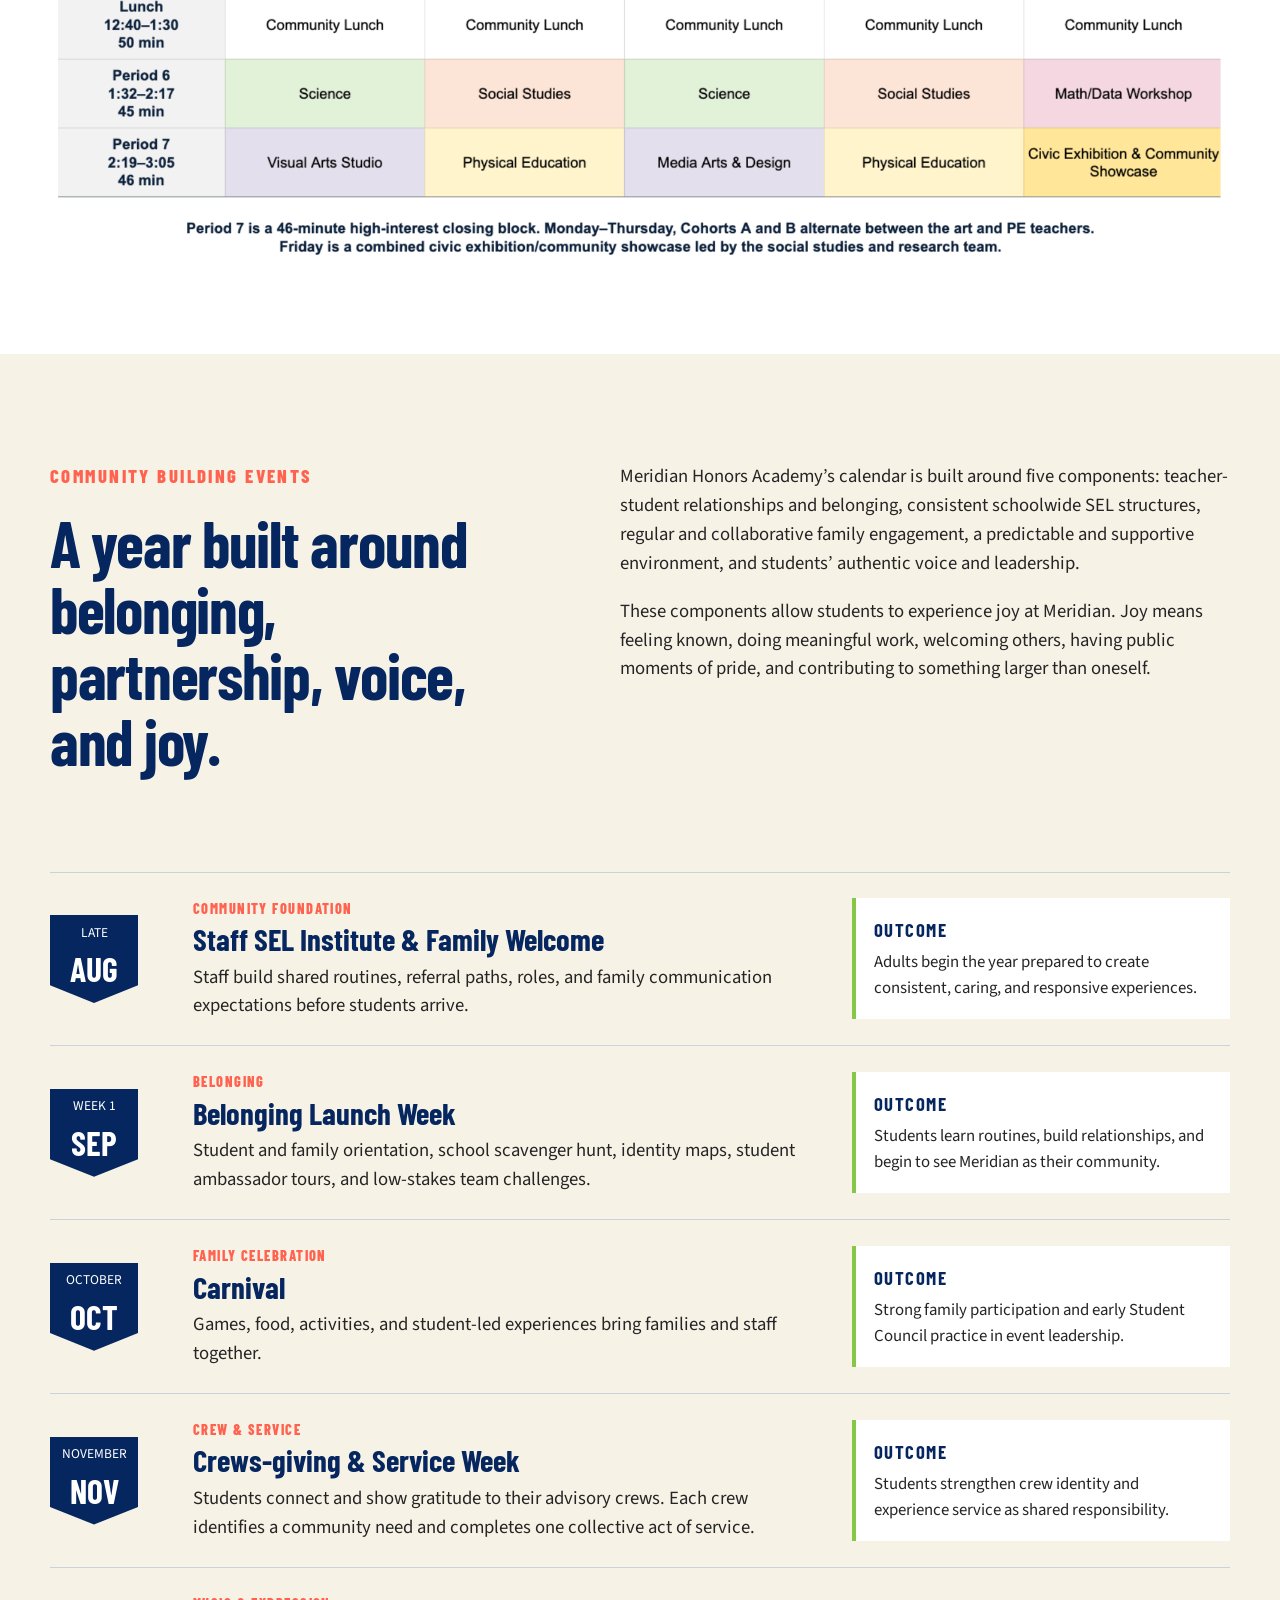
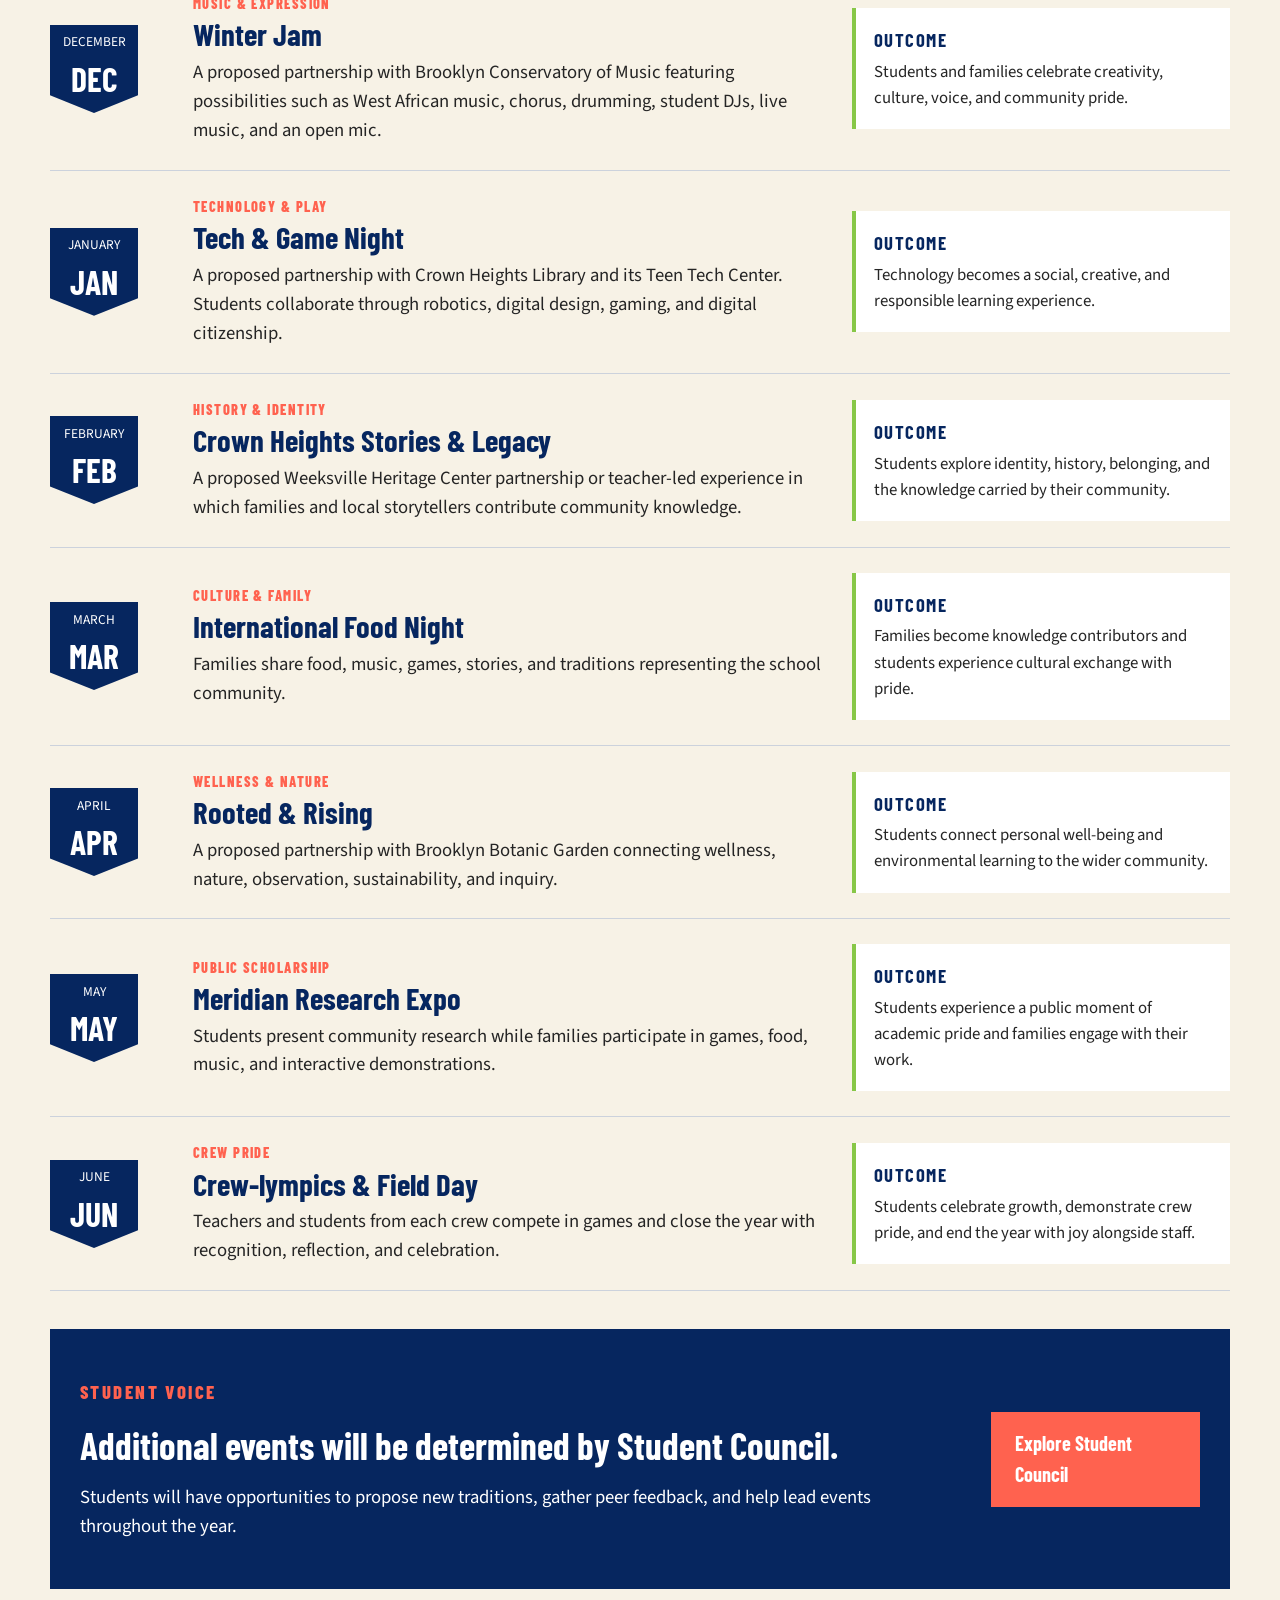
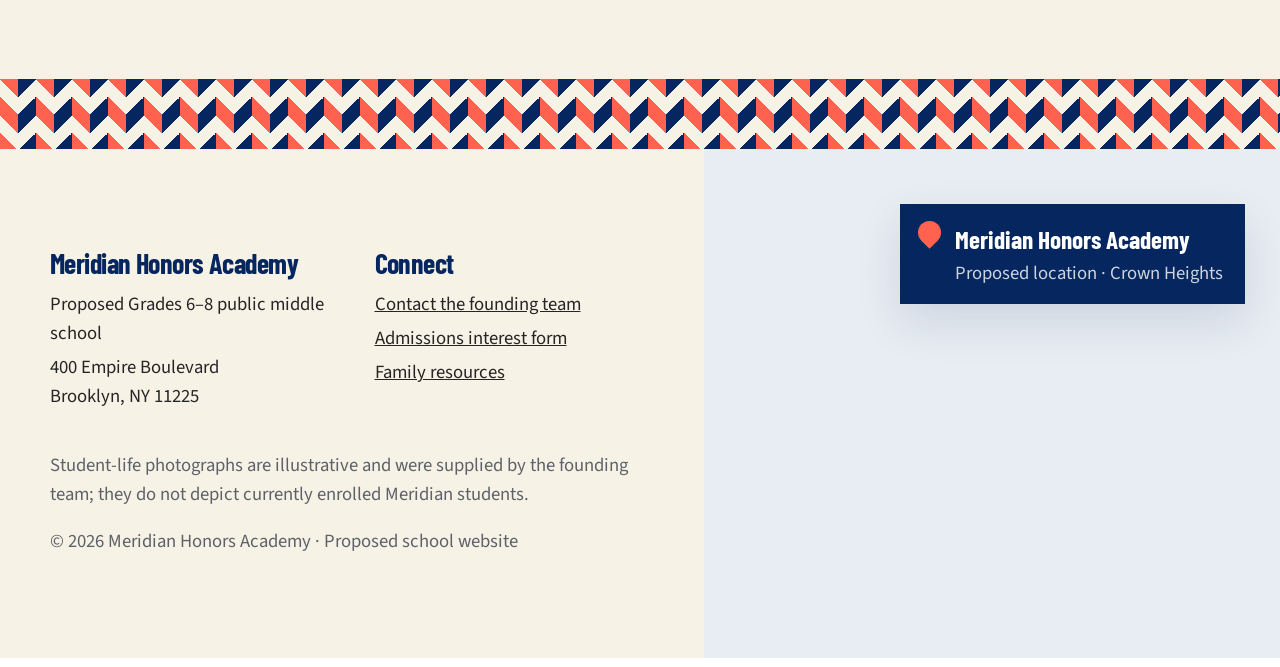
<file: families.html>
<!doctype html><html lang="en"><head><meta charset="utf-8" /><meta name="viewport" content="width=device-width,initial-scale=1" /><meta name="theme-color" content="#06265f" /><meta name="description" content="View the proposed bell schedule, calendar preview, and family information." /><title>Families | Meridian Honors Academy</title><link rel="icon" href="assets/favicon.png" /><link rel="preconnect" href="https://fonts.googleapis.com"><link rel="preconnect" href="https://fonts.gstatic.com" crossorigin><link href="https://fonts.googleapis.com/css2?family=Barlow+Condensed:wght@500;600;700;800&family=Source+Sans+3:wght@400;500;600;700&display=swap" rel="stylesheet"><link rel="stylesheet" href="styles.css" /></head><body><a class="skip-link" href="#main">Skip to main content</a>
<header class="site-header" data-header>
  <div class="shell header-inner">
    <a class="brand" href="index.html" aria-label="Meridian Honors Academy home"><img src="assets/meridian-logo.png" alt="Meridian Honors Academy" /></a>
    <button class="menu-button" type="button" aria-expanded="false" aria-controls="primary-nav" data-menu-button><span class="sr-only">Open menu</span><span></span><span></span><span></span></button>
    <nav id="primary-nav" class="primary-nav" aria-label="Primary navigation" data-nav><a href="index.html">Home</a><a href="about.html">About</a><a href="academics.html">Academics</a><a href="student-life.html">Student Life</a><a href="library.html">Library</a><a href="families.html" aria-current="page">Families</a><a href="admissions.html">Admissions</a><a href="contact.html">Contact</a></nav>
  </div>
</header><main id="main"><section class="page-banner page-banner--families"><div class="shell"><p class="eyebrow">Families</p><h1>Clear information. Strong partnership. Shared responsibility.</h1><p>Families should know how the school day works, what students are learning, and how support is provided.</p></div></section><section class="section">
  <div class="shell">
    <p class="kicker">Proposed school day</p>
    <h2>Bell schedule</h2>

    <div class="schedule-image">
      <img
        src="./assets/schedule.png?v=1"
        alt="Meridian Honors Academy proposed bell schedule"
      >
    </div>
  </div>
</section><section class="section section--cream community-calendar"><div class="shell"><div class="calendar-intro"><div><p class="kicker">Community Building Events</p><h2>A year built around belonging, partnership, voice, and joy.</h2></div><div><p>Meridian Honors Academy’s calendar is built around five components: teacher-student relationships and belonging, consistent schoolwide SEL structures, regular and collaborative family engagement, a predictable and supportive environment, and students’ authentic voice and leadership.</p><p>These components allow students to experience joy at Meridian. Joy means feeling known, doing meaningful work, welcoming others, having public moments of pride, and contributing to something larger than oneself.</p></div></div>
<div class="event-calendar">
<article><div class="event-date"><span>Late</span><b>AUG</b></div><div class="event-main"><p class="event-type">Community foundation</p><h3>Staff SEL Institute & Family Welcome</h3><p>Staff build shared routines, referral paths, roles, and family communication expectations before students arrive.</p></div><div class="event-outcome"><strong>Outcome</strong><span>Adults begin the year prepared to create consistent, caring, and responsive experiences.</span></div></article>
<article><div class="event-date"><span>Week 1</span><b>SEP</b></div><div class="event-main"><p class="event-type">Belonging</p><h3>Belonging Launch Week</h3><p>Student and family orientation, school scavenger hunt, identity maps, student ambassador tours, and low-stakes team challenges.</p></div><div class="event-outcome"><strong>Outcome</strong><span>Students learn routines, build relationships, and begin to see Meridian as their community.</span></div></article>
<article><div class="event-date"><span>October</span><b>OCT</b></div><div class="event-main"><p class="event-type">Family celebration</p><h3>Carnival</h3><p>Games, food, activities, and student-led experiences bring families and staff together.</p></div><div class="event-outcome"><strong>Outcome</strong><span>Strong family participation and early Student Council practice in event leadership.</span></div></article>
<article><div class="event-date"><span>November</span><b>NOV</b></div><div class="event-main"><p class="event-type">Crew & service</p><h3>Crews-giving & Service Week</h3><p>Students connect and show gratitude to their advisory crews. Each crew identifies a community need and completes one collective act of service.</p></div><div class="event-outcome"><strong>Outcome</strong><span>Students strengthen crew identity and experience service as shared responsibility.</span></div></article>
<article><div class="event-date"><span>December</span><b>DEC</b></div><div class="event-main"><p class="event-type">Music & expression</p><h3>Winter Jam</h3><p>A proposed partnership with Brooklyn Conservatory of Music featuring possibilities such as West African music, chorus, drumming, student DJs, live music, and an open mic.</p></div><div class="event-outcome"><strong>Outcome</strong><span>Students and families celebrate creativity, culture, voice, and community pride.</span></div></article>
<article><div class="event-date"><span>January</span><b>JAN</b></div><div class="event-main"><p class="event-type">Technology & play</p><h3>Tech & Game Night</h3><p>A proposed partnership with Crown Heights Library and its Teen Tech Center. Students collaborate through robotics, digital design, gaming, and digital citizenship.</p></div><div class="event-outcome"><strong>Outcome</strong><span>Technology becomes a social, creative, and responsible learning experience.</span></div></article>
<article><div class="event-date"><span>February</span><b>FEB</b></div><div class="event-main"><p class="event-type">History & identity</p><h3>Crown Heights Stories & Legacy</h3><p>A proposed Weeksville Heritage Center partnership or teacher-led experience in which families and local storytellers contribute community knowledge.</p></div><div class="event-outcome"><strong>Outcome</strong><span>Students explore identity, history, belonging, and the knowledge carried by their community.</span></div></article>
<article><div class="event-date"><span>March</span><b>MAR</b></div><div class="event-main"><p class="event-type">Culture & family</p><h3>International Food Night</h3><p>Families share food, music, games, stories, and traditions representing the school community.</p></div><div class="event-outcome"><strong>Outcome</strong><span>Families become knowledge contributors and students experience cultural exchange with pride.</span></div></article>
<article><div class="event-date"><span>April</span><b>APR</b></div><div class="event-main"><p class="event-type">Wellness & nature</p><h3>Rooted & Rising</h3><p>A proposed partnership with Brooklyn Botanic Garden connecting wellness, nature, observation, sustainability, and inquiry.</p></div><div class="event-outcome"><strong>Outcome</strong><span>Students connect personal well-being and environmental learning to the wider community.</span></div></article>
<article><div class="event-date"><span>May</span><b>MAY</b></div><div class="event-main"><p class="event-type">Public scholarship</p><h3>Meridian Research Expo</h3><p>Students present community research while families participate in games, food, music, and interactive demonstrations.</p></div><div class="event-outcome"><strong>Outcome</strong><span>Students experience a public moment of academic pride and families engage with their work.</span></div></article>
<article><div class="event-date"><span>June</span><b>JUN</b></div><div class="event-main"><p class="event-type">Crew pride</p><h3>Crew-lympics & Field Day</h3><p>Teachers and students from each crew compete in games and close the year with recognition, reflection, and celebration.</p></div><div class="event-outcome"><strong>Outcome</strong><span>Students celebrate growth, demonstrate crew pride, and end the year with joy alongside staff.</span></div></article>
</div><div class="student-council-callout"><div><p class="kicker">Student voice</p><h3>Additional events will be determined by Student Council.</h3><p>Students will have opportunities to propose new traditions, gather peer feedback, and help lead events throughout the year.</p></div><a class="button button--coral" href="student-life.html#student-council">Explore Student Council</a></div></div></section></main><footer class="site-footer">
  <div class="footer-pattern" aria-hidden="true"></div>
  <div class="footer-grid">
    <div class="footer-info">
<div class="footer-columns">
        <div><h2>Meridian Honors Academy</h2><p>Proposed Grades 6–8 public middle school</p><p>400 Empire Boulevard<br />Brooklyn, NY 11225</p></div>
        <div><h2>Connect</h2><p><a href="contact.html">Contact the founding team</a></p><p><a href="admissions.html">Admissions interest form</a></p><p><a href="families.html">Family resources</a></p></div>
      </div>
      <p class="photo-note">Student-life photographs are illustrative and were supplied by the founding team; they do not depict currently enrolled Meridian students.</p>
      <p class="copyright">© 2026 Meridian Honors Academy · Proposed school website</p>
    </div>
    <div class="footer-map">
      <iframe title="Map showing 400 Empire Boulevard, Brooklyn, New York" loading="lazy" src="https://www.openstreetmap.org/export/embed.html?bbox=-73.9668%2C40.6608%2C-73.9395%2C40.6815&amp;layer=mapnik&amp;marker=40.6710%2C-73.9532"></iframe>
      <div class="map-label"><span class="map-pin" aria-hidden="true"></span><strong>Meridian Honors Academy</strong><small>Proposed location · Crown Heights</small></div>
    </div>
  </div>
</footer><script src="script.js"></script></body></html>
</file>
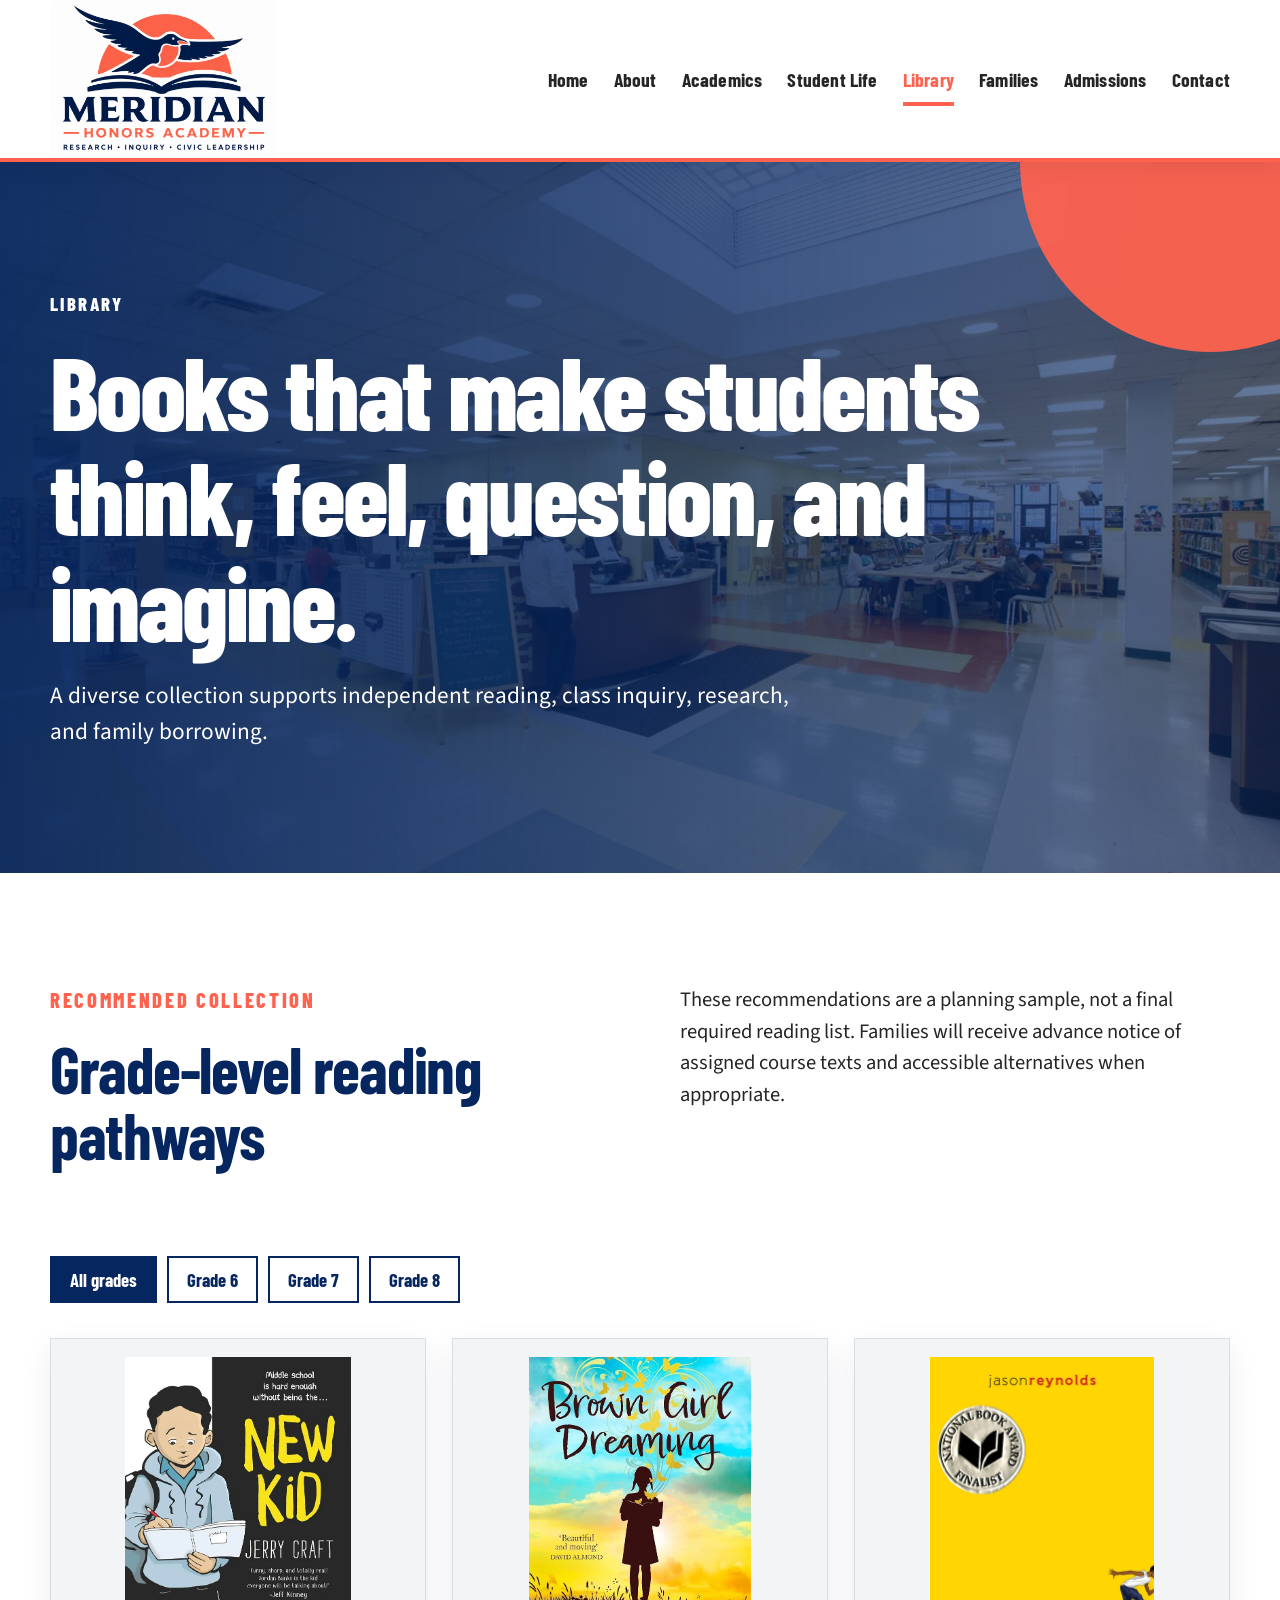
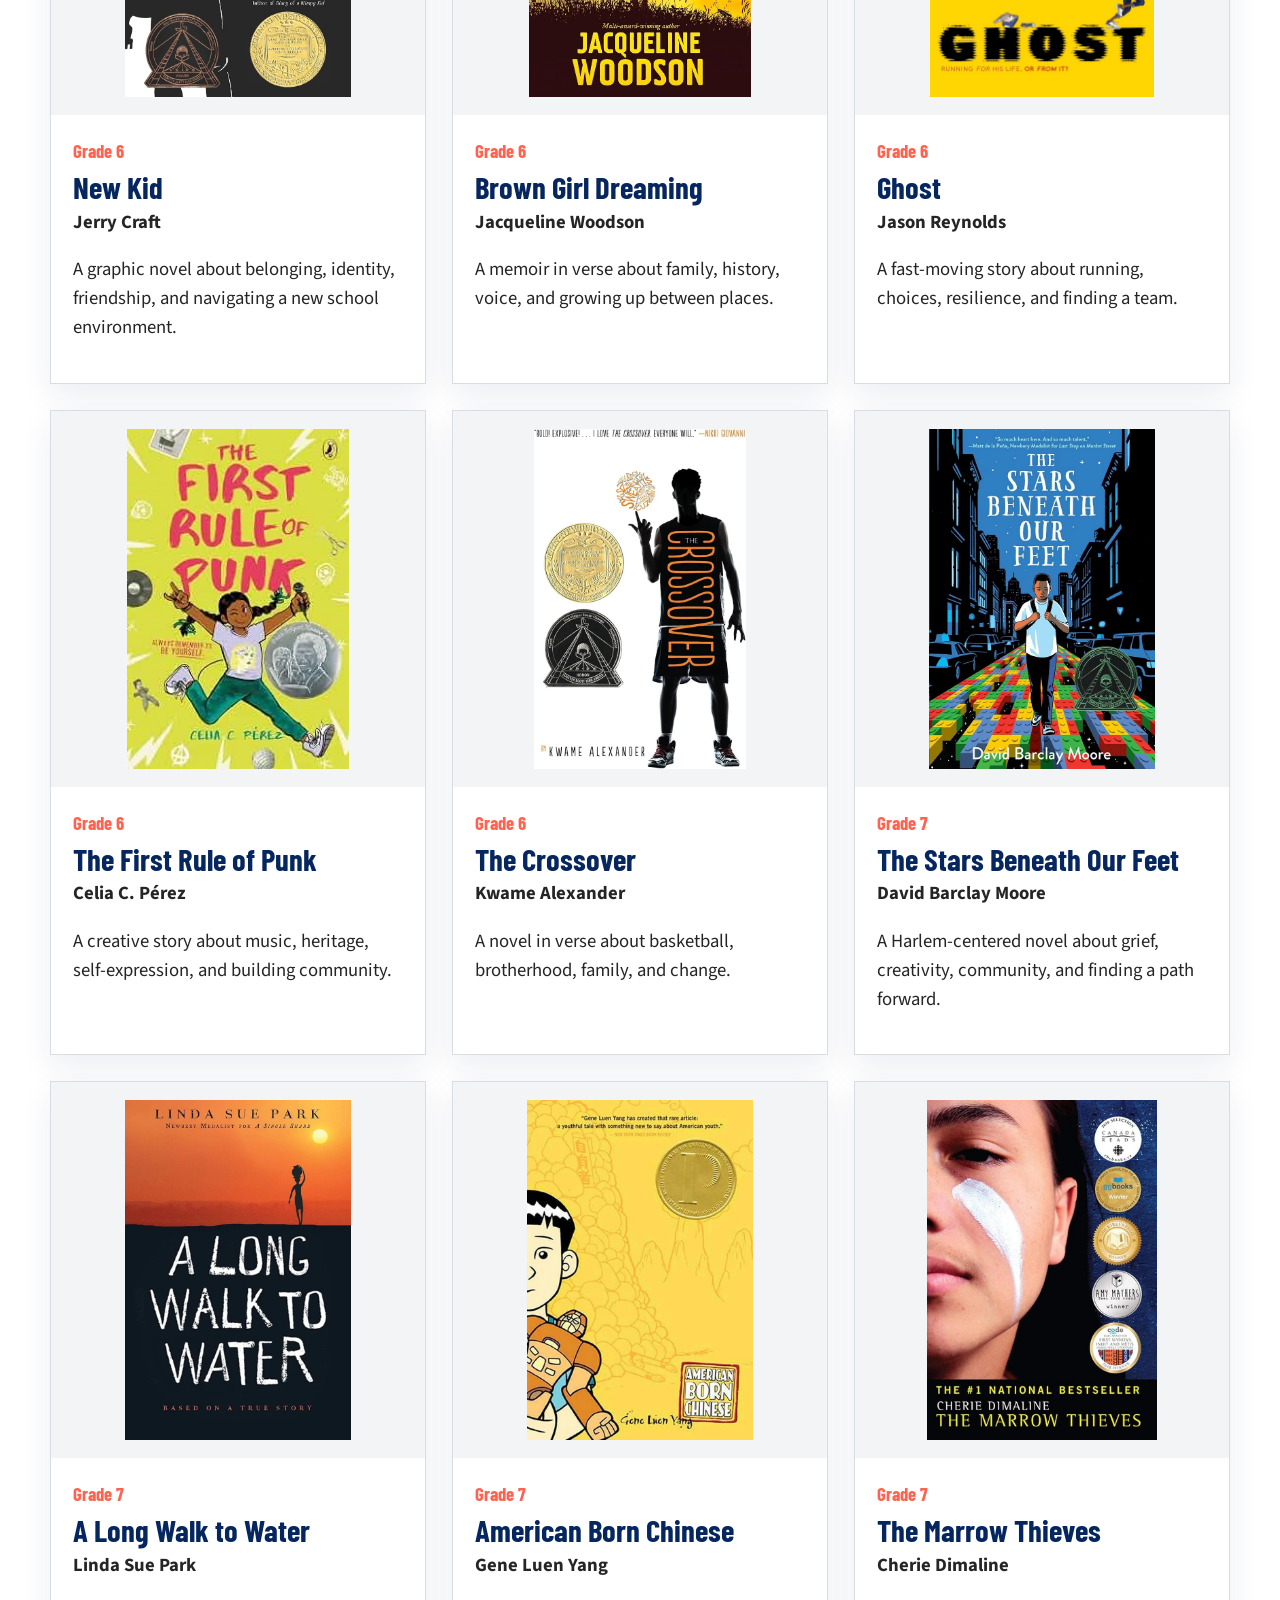
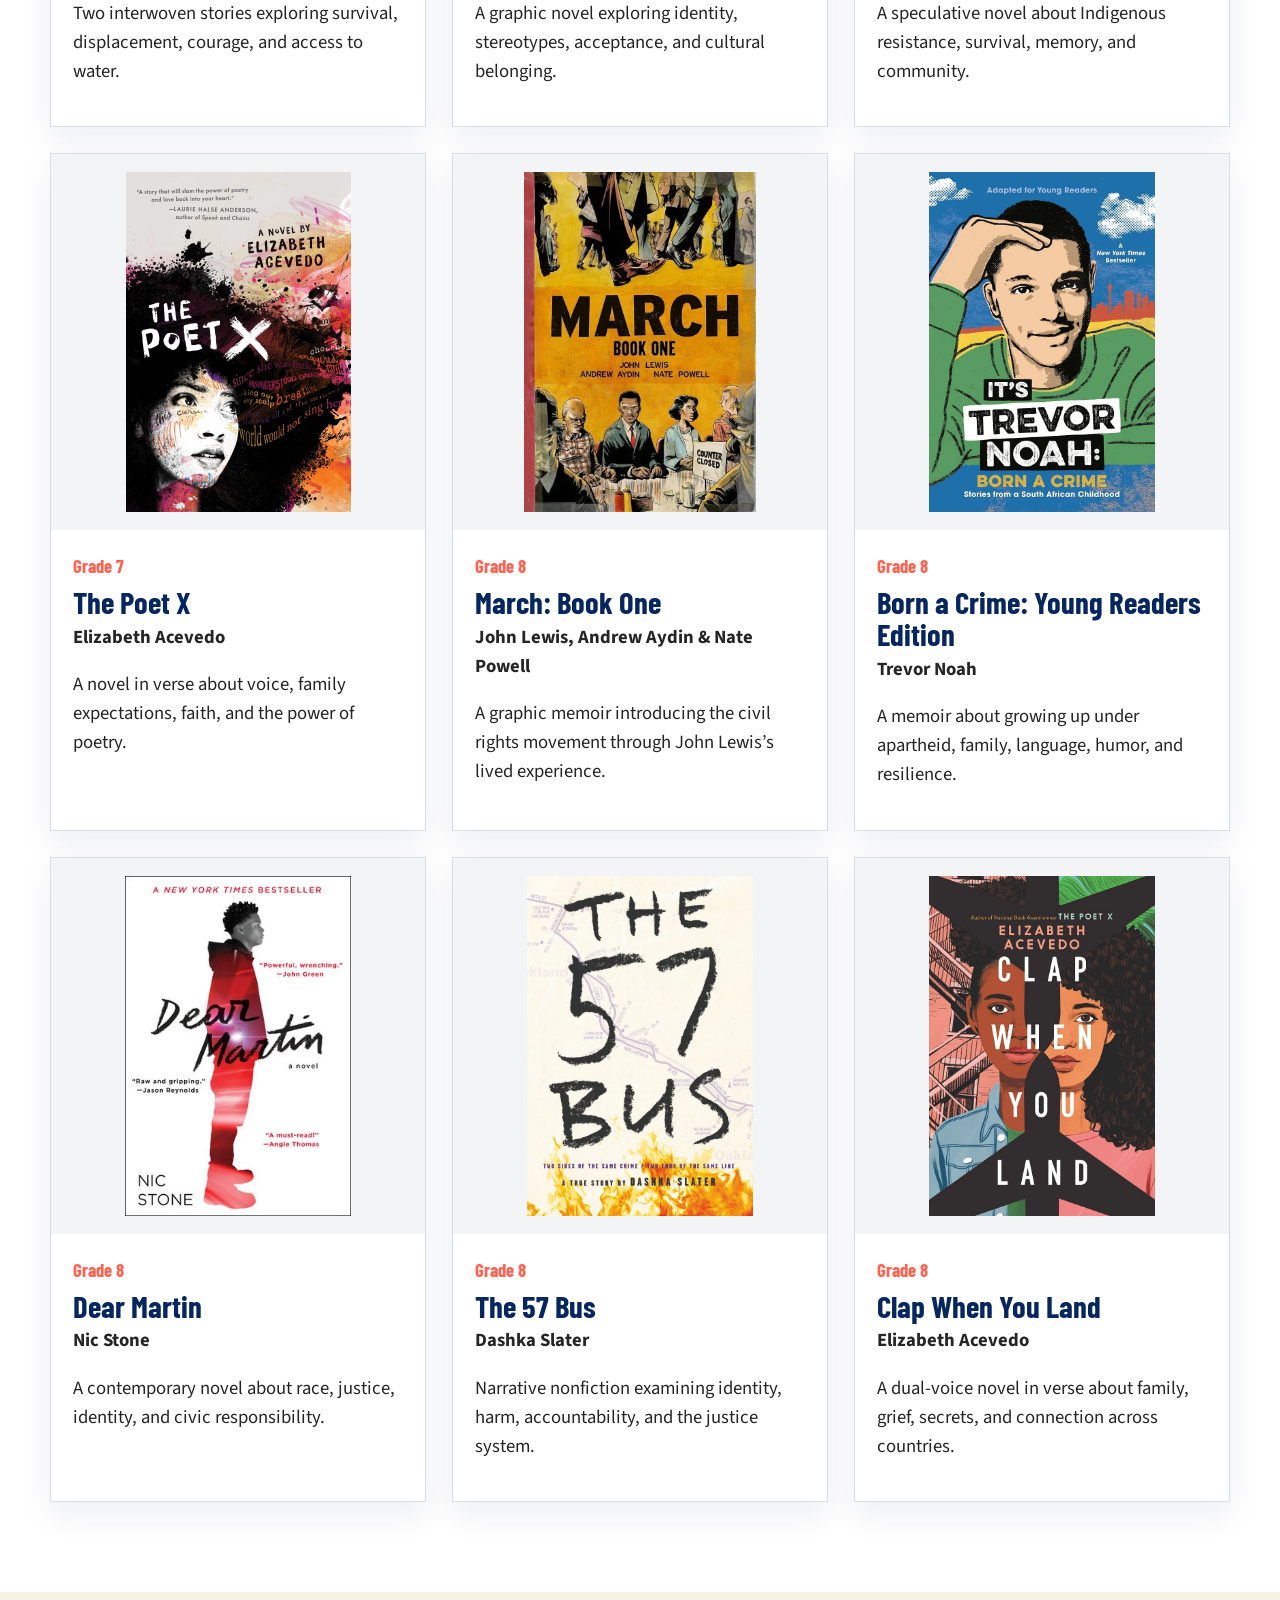
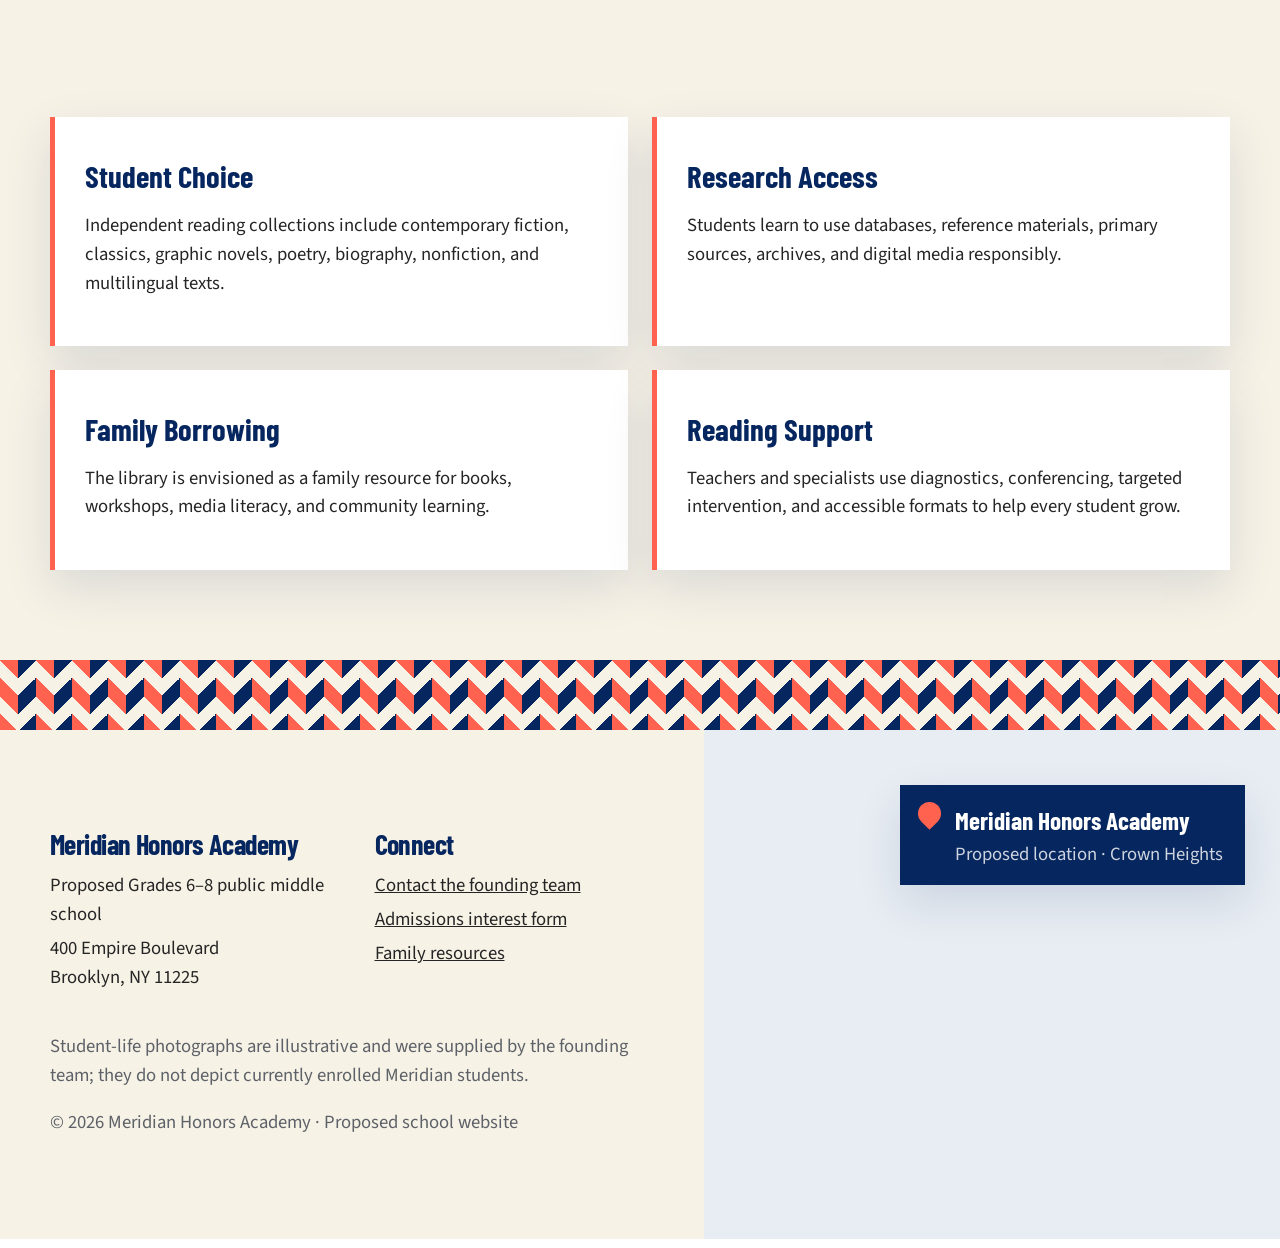
<file: library.html>
<!doctype html><html lang="en"><head><meta charset="utf-8" /><meta name="viewport" content="width=device-width,initial-scale=1" /><meta name="theme-color" content="#06265f" /><meta name="description" content="Browse grade-level book recommendations and the vision for the Meridian school library." /><title>Library | Meridian Honors Academy</title><link rel="icon" href="assets/favicon.png" /><link rel="preconnect" href="https://fonts.googleapis.com"><link rel="preconnect" href="https://fonts.gstatic.com" crossorigin><link href="https://fonts.googleapis.com/css2?family=Barlow+Condensed:wght@500;600;700;800&family=Source+Sans+3:wght@400;500;600;700&display=swap" rel="stylesheet"><link rel="stylesheet" href="styles.css" /></head><body><a class="skip-link" href="#main">Skip to main content</a>
<header class="site-header" data-header>
  <div class="shell header-inner">
    <a class="brand" href="index.html" aria-label="Meridian Honors Academy home"><img src="assets/meridian-logo.png" alt="Meridian Honors Academy" /></a>
    <button class="menu-button" type="button" aria-expanded="false" aria-controls="primary-nav" data-menu-button><span class="sr-only">Open menu</span><span></span><span></span><span></span></button>
    <nav id="primary-nav" class="primary-nav" aria-label="Primary navigation" data-nav><a href="index.html">Home</a><a href="about.html">About</a><a href="academics.html">Academics</a><a href="student-life.html">Student Life</a><a href="library.html" aria-current="page">Library</a><a href="families.html">Families</a><a href="admissions.html">Admissions</a><a href="contact.html">Contact</a></nav>
  </div>
</header><main id="main"><section class="page-banner page-banner--library"><div class="shell"><p class="eyebrow">Library</p><h1>Books that make students think, feel, question, and imagine.</h1><p>A diverse collection supports independent reading, class inquiry, research, and family borrowing.</p></div></section><section class="section"><div class="shell"><div class="library-intro"><div><p class="kicker">Recommended collection</p><h2>Grade-level reading pathways</h2></div><p>These recommendations are a planning sample, not a final required reading list. Families will receive advance notice of assigned course texts and accessible alternatives when appropriate.</p></div><div class="book-filter" aria-label="Filter books by grade"><button class="is-active" data-book-filter="all">All grades</button><button data-book-filter="6">Grade 6</button><button data-book-filter="7">Grade 7</button><button data-book-filter="8">Grade 8</button></div><div class="book-grid"><article class="book-card" data-title="New Kid" data-author="Jerry Craft"><div class="book-cover"><img src="assets/books/new-kid.webp" alt="Cover of New Kid" loading="lazy"><div class="cover-fallback"><span>Grade 6</span><strong>New Kid</strong><small>Jerry Craft</small></div></div><div class="book-copy"><p class="book-grade">Grade 6</p><h3>New Kid</h3><p class="book-author">Jerry Craft</p><p>A graphic novel about belonging, identity, friendship, and navigating a new school environment.</p></div></article><article class="book-card" data-title="Brown Girl Dreaming" data-author="Jacqueline Woodson"><div class="book-cover"><img src="assets/books/brown-girl-dreaming.webp" alt="Cover of Brown Girl Dreaming" loading="lazy"><div class="cover-fallback"><span>Grade 6</span><strong>Brown Girl Dreaming</strong><small>Jacqueline Woodson</small></div></div><div class="book-copy"><p class="book-grade">Grade 6</p><h3>Brown Girl Dreaming</h3><p class="book-author">Jacqueline Woodson</p><p>A memoir in verse about family, history, voice, and growing up between places.</p></div></article><article class="book-card" data-title="Ghost" data-author="Jason Reynolds"><div class="book-cover"><img src="assets/books/ghost.webp" alt="Cover of Ghost" loading="lazy"><div class="cover-fallback"><span>Grade 6</span><strong>Ghost</strong><small>Jason Reynolds</small></div></div><div class="book-copy"><p class="book-grade">Grade 6</p><h3>Ghost</h3><p class="book-author">Jason Reynolds</p><p>A fast-moving story about running, choices, resilience, and finding a team.</p></div></article><article class="book-card" data-title="The First Rule of Punk" data-author="Celia C. Pérez"><div class="book-cover"><img src="assets/books/the-first-rule-of-punk.webp" alt="Cover of The First Rule of Punk" loading="lazy"><div class="cover-fallback"><span>Grade 6</span><strong>The First Rule of Punk</strong><small>Celia C. Pérez</small></div></div><div class="book-copy"><p class="book-grade">Grade 6</p><h3>The First Rule of Punk</h3><p class="book-author">Celia C. Pérez</p><p>A creative story about music, heritage, self-expression, and building community.</p></div></article><article class="book-card" data-title="The Crossover" data-author="Kwame Alexander"><div class="book-cover"><img src="assets/books/the-crossover.webp" alt="Cover of The Crossover" loading="lazy"><div class="cover-fallback"><span>Grade 6</span><strong>The Crossover</strong><small>Kwame Alexander</small></div></div><div class="book-copy"><p class="book-grade">Grade 6</p><h3>The Crossover</h3><p class="book-author">Kwame Alexander</p><p>A novel in verse about basketball, brotherhood, family, and change.</p></div></article><article class="book-card" data-title="The Stars Beneath Our Feet" data-author="David Barclay Moore"><div class="book-cover"><img src="assets/books/the-stars-beneath-our-feet.webp" alt="Cover of The Stars Beneath Our Feet" loading="lazy"><div class="cover-fallback"><span>Grade 7</span><strong>The Stars Beneath Our Feet</strong><small>David Barclay Moore</small></div></div><div class="book-copy"><p class="book-grade">Grade 7</p><h3>The Stars Beneath Our Feet</h3><p class="book-author">David Barclay Moore</p><p>A Harlem-centered novel about grief, creativity, community, and finding a path forward.</p></div></article><article class="book-card" data-title="A Long Walk to Water" data-author="Linda Sue Park"><div class="book-cover"><img src="assets/books/a-long-walk-to-water.webp" alt="Cover of A Long Walk to Water" loading="lazy"><div class="cover-fallback"><span>Grade 7</span><strong>A Long Walk to Water</strong><small>Linda Sue Park</small></div></div><div class="book-copy"><p class="book-grade">Grade 7</p><h3>A Long Walk to Water</h3><p class="book-author">Linda Sue Park</p><p>Two interwoven stories exploring survival, displacement, courage, and access to water.</p></div></article><article class="book-card" data-title="American Born Chinese" data-author="Gene Luen Yang"><div class="book-cover"><img src="assets/books/american-born-chinese.webp" alt="Cover of American Born Chinese" loading="lazy"><div class="cover-fallback"><span>Grade 7</span><strong>American Born Chinese</strong><small>Gene Luen Yang</small></div></div><div class="book-copy"><p class="book-grade">Grade 7</p><h3>American Born Chinese</h3><p class="book-author">Gene Luen Yang</p><p>A graphic novel exploring identity, stereotypes, acceptance, and cultural belonging.</p></div></article><article class="book-card" data-title="The Marrow Thieves" data-author="Cherie Dimaline"><div class="book-cover"><img src="assets/books/the-marrow-thieves.webp" alt="Cover of The Marrow Thieves" loading="lazy"><div class="cover-fallback"><span>Grade 7</span><strong>The Marrow Thieves</strong><small>Cherie Dimaline</small></div></div><div class="book-copy"><p class="book-grade">Grade 7</p><h3>The Marrow Thieves</h3><p class="book-author">Cherie Dimaline</p><p>A speculative novel about Indigenous resistance, survival, memory, and community.</p></div></article><article class="book-card" data-title="The Poet X" data-author="Elizabeth Acevedo"><div class="book-cover"><img src="assets/books/the-poet-x.webp" alt="Cover of The Poet X" loading="lazy"><div class="cover-fallback"><span>Grade 7</span><strong>The Poet X</strong><small>Elizabeth Acevedo</small></div></div><div class="book-copy"><p class="book-grade">Grade 7</p><h3>The Poet X</h3><p class="book-author">Elizabeth Acevedo</p><p>A novel in verse about voice, family expectations, faith, and the power of poetry.</p></div></article><article class="book-card" data-title="March: Book One" data-author="John Lewis, Andrew Aydin &amp; Nate Powell"><div class="book-cover"><img src="assets/books/march-book-one.webp" alt="Cover of March: Book One" loading="lazy"><div class="cover-fallback"><span>Grade 8</span><strong>March: Book One</strong><small>John Lewis, Andrew Aydin &amp; Nate Powell</small></div></div><div class="book-copy"><p class="book-grade">Grade 8</p><h3>March: Book One</h3><p class="book-author">John Lewis, Andrew Aydin &amp; Nate Powell</p><p>A graphic memoir introducing the civil rights movement through John Lewis’s lived experience.</p></div></article><article class="book-card" data-title="Born a Crime: Young Readers Edition" data-author="Trevor Noah"><div class="book-cover"><img src="assets/books/born-a-crime-young-readers-edition.webp" alt="Cover of Born a Crime: Young Readers Edition" loading="lazy"><div class="cover-fallback"><span>Grade 8</span><strong>Born a Crime: Young Readers Edition</strong><small>Trevor Noah</small></div></div><div class="book-copy"><p class="book-grade">Grade 8</p><h3>Born a Crime: Young Readers Edition</h3><p class="book-author">Trevor Noah</p><p>A memoir about growing up under apartheid, family, language, humor, and resilience.</p></div></article><article class="book-card" data-title="Dear Martin" data-author="Nic Stone"><div class="book-cover"><img src="assets/books/dear-martin.webp" alt="Cover of Dear Martin" loading="lazy"><div class="cover-fallback"><span>Grade 8</span><strong>Dear Martin</strong><small>Nic Stone</small></div></div><div class="book-copy"><p class="book-grade">Grade 8</p><h3>Dear Martin</h3><p class="book-author">Nic Stone</p><p>A contemporary novel about race, justice, identity, and civic responsibility.</p></div></article><article class="book-card" data-title="The 57 Bus" data-author="Dashka Slater"><div class="book-cover"><img src="assets/books/the-57-bus.webp" alt="Cover of The 57 Bus" loading="lazy"><div class="cover-fallback"><span>Grade 8</span><strong>The 57 Bus</strong><small>Dashka Slater</small></div></div><div class="book-copy"><p class="book-grade">Grade 8</p><h3>The 57 Bus</h3><p class="book-author">Dashka Slater</p><p>Narrative nonfiction examining identity, harm, accountability, and the justice system.</p></div></article><article class="book-card" data-title="Clap When You Land" data-author="Elizabeth Acevedo"><div class="book-cover"><img src="assets/books/clap-when-you-land.webp" alt="Cover of Clap When You Land" loading="lazy"><div class="cover-fallback"><span>Grade 8</span><strong>Clap When You Land</strong><small>Elizabeth Acevedo</small></div></div><div class="book-copy"><p class="book-grade">Grade 8</p><h3>Clap When You Land</h3><p class="book-author">Elizabeth Acevedo</p><p>A dual-voice novel in verse about family, grief, secrets, and connection across countries.</p></div></article></div></div></section><section class="section section--cream"><div class="shell outline-grid"><article><h3>Student Choice</h3><p>Independent reading collections include contemporary fiction, classics, graphic novels, poetry, biography, nonfiction, and multilingual texts.</p></article><article><h3>Research Access</h3><p>Students learn to use databases, reference materials, primary sources, archives, and digital media responsibly.</p></article><article><h3>Family Borrowing</h3><p>The library is envisioned as a family resource for books, workshops, media literacy, and community learning.</p></article><article><h3>Reading Support</h3><p>Teachers and specialists use diagnostics, conferencing, targeted intervention, and accessible formats to help every student grow.</p></article></div></section></main><footer class="site-footer">
  <div class="footer-pattern" aria-hidden="true"></div>
  <div class="footer-grid">
    <div class="footer-info">
<div class="footer-columns">
        <div><h2>Meridian Honors Academy</h2><p>Proposed Grades 6–8 public middle school</p><p>400 Empire Boulevard<br />Brooklyn, NY 11225</p></div>
        <div><h2>Connect</h2><p><a href="contact.html">Contact the founding team</a></p><p><a href="admissions.html">Admissions interest form</a></p><p><a href="families.html">Family resources</a></p></div>
      </div>
      <p class="photo-note">Student-life photographs are illustrative and were supplied by the founding team; they do not depict currently enrolled Meridian students.</p>
      <p class="copyright">© 2026 Meridian Honors Academy · Proposed school website</p>
    </div>
    <div class="footer-map">
      <iframe title="Map showing 400 Empire Boulevard, Brooklyn, New York" loading="lazy" src="https://www.openstreetmap.org/export/embed.html?bbox=-73.9668%2C40.6608%2C-73.9395%2C40.6815&amp;layer=mapnik&amp;marker=40.6710%2C-73.9532"></iframe>
      <div class="map-label"><span class="map-pin" aria-hidden="true"></span><strong>Meridian Honors Academy</strong><small>Proposed location · Crown Heights</small></div>
    </div>
  </div>
</footer><script src="script.js"></script></body></html>
</file>
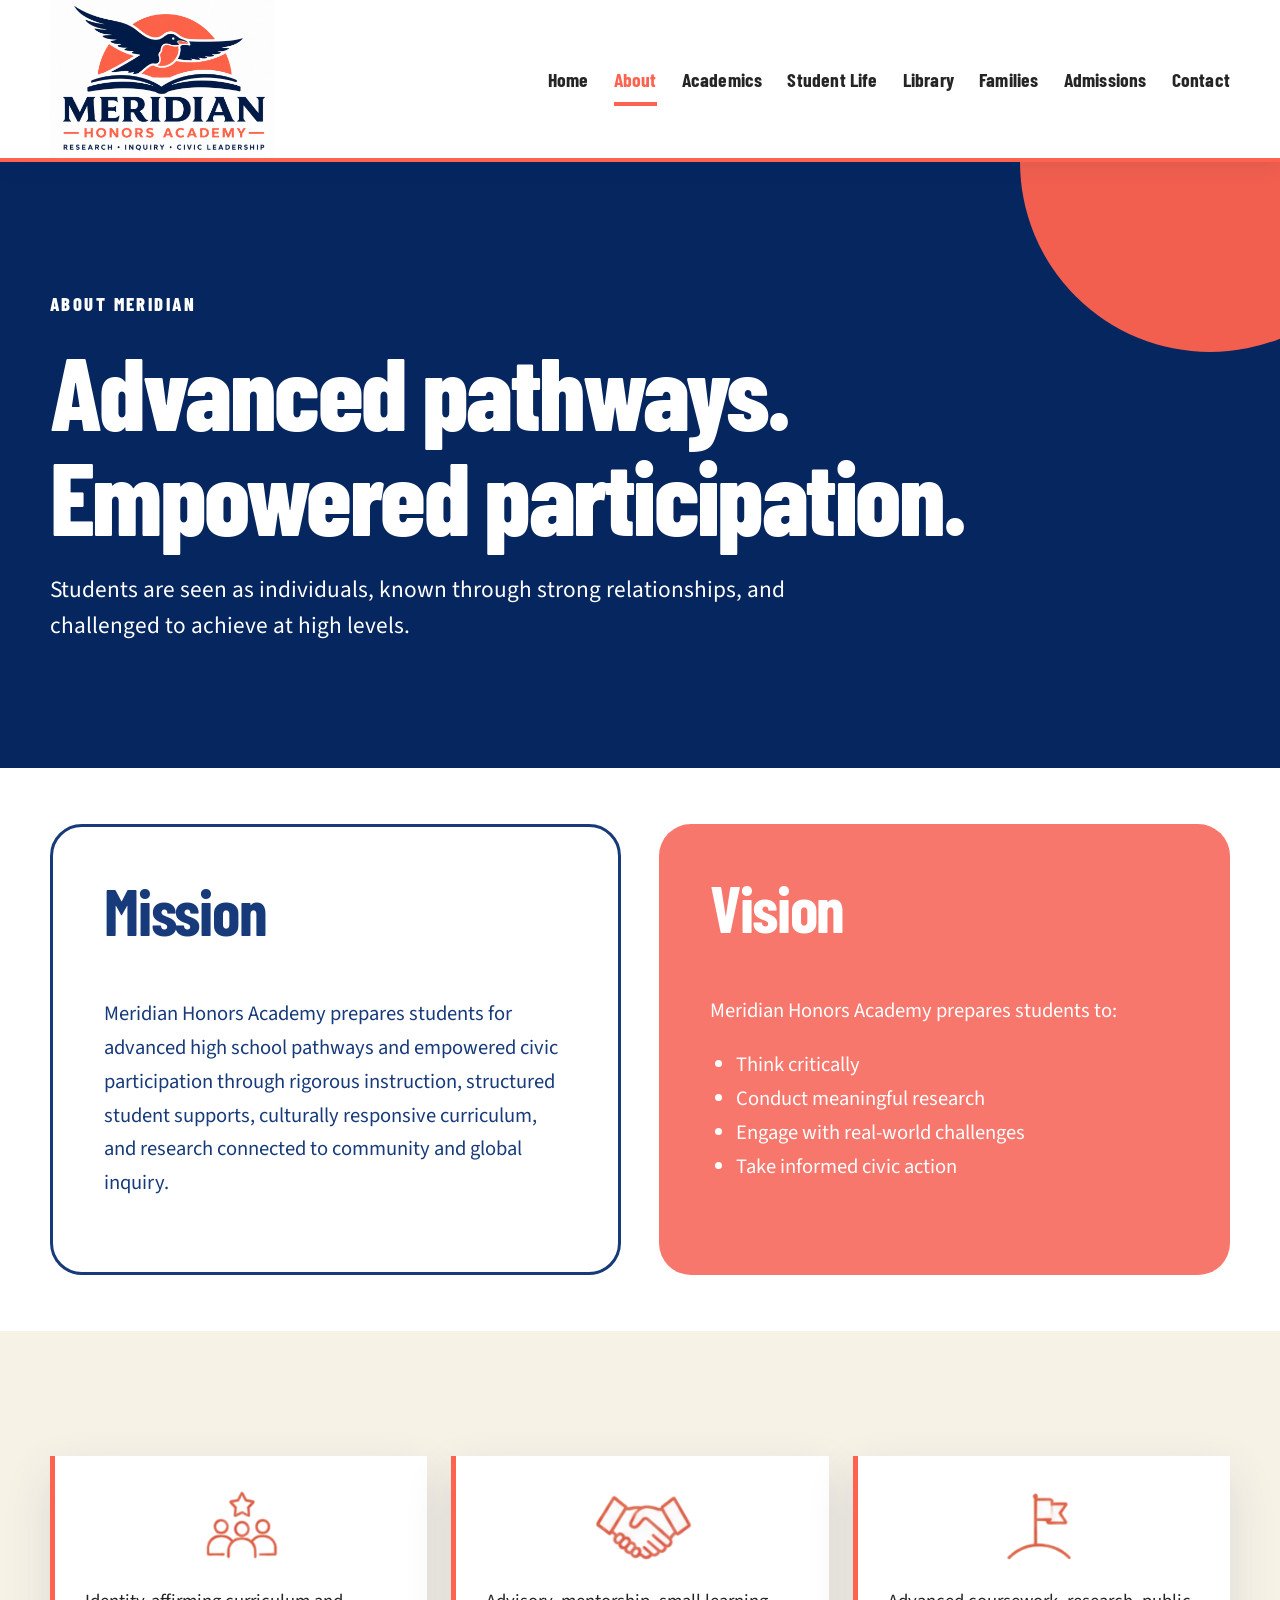
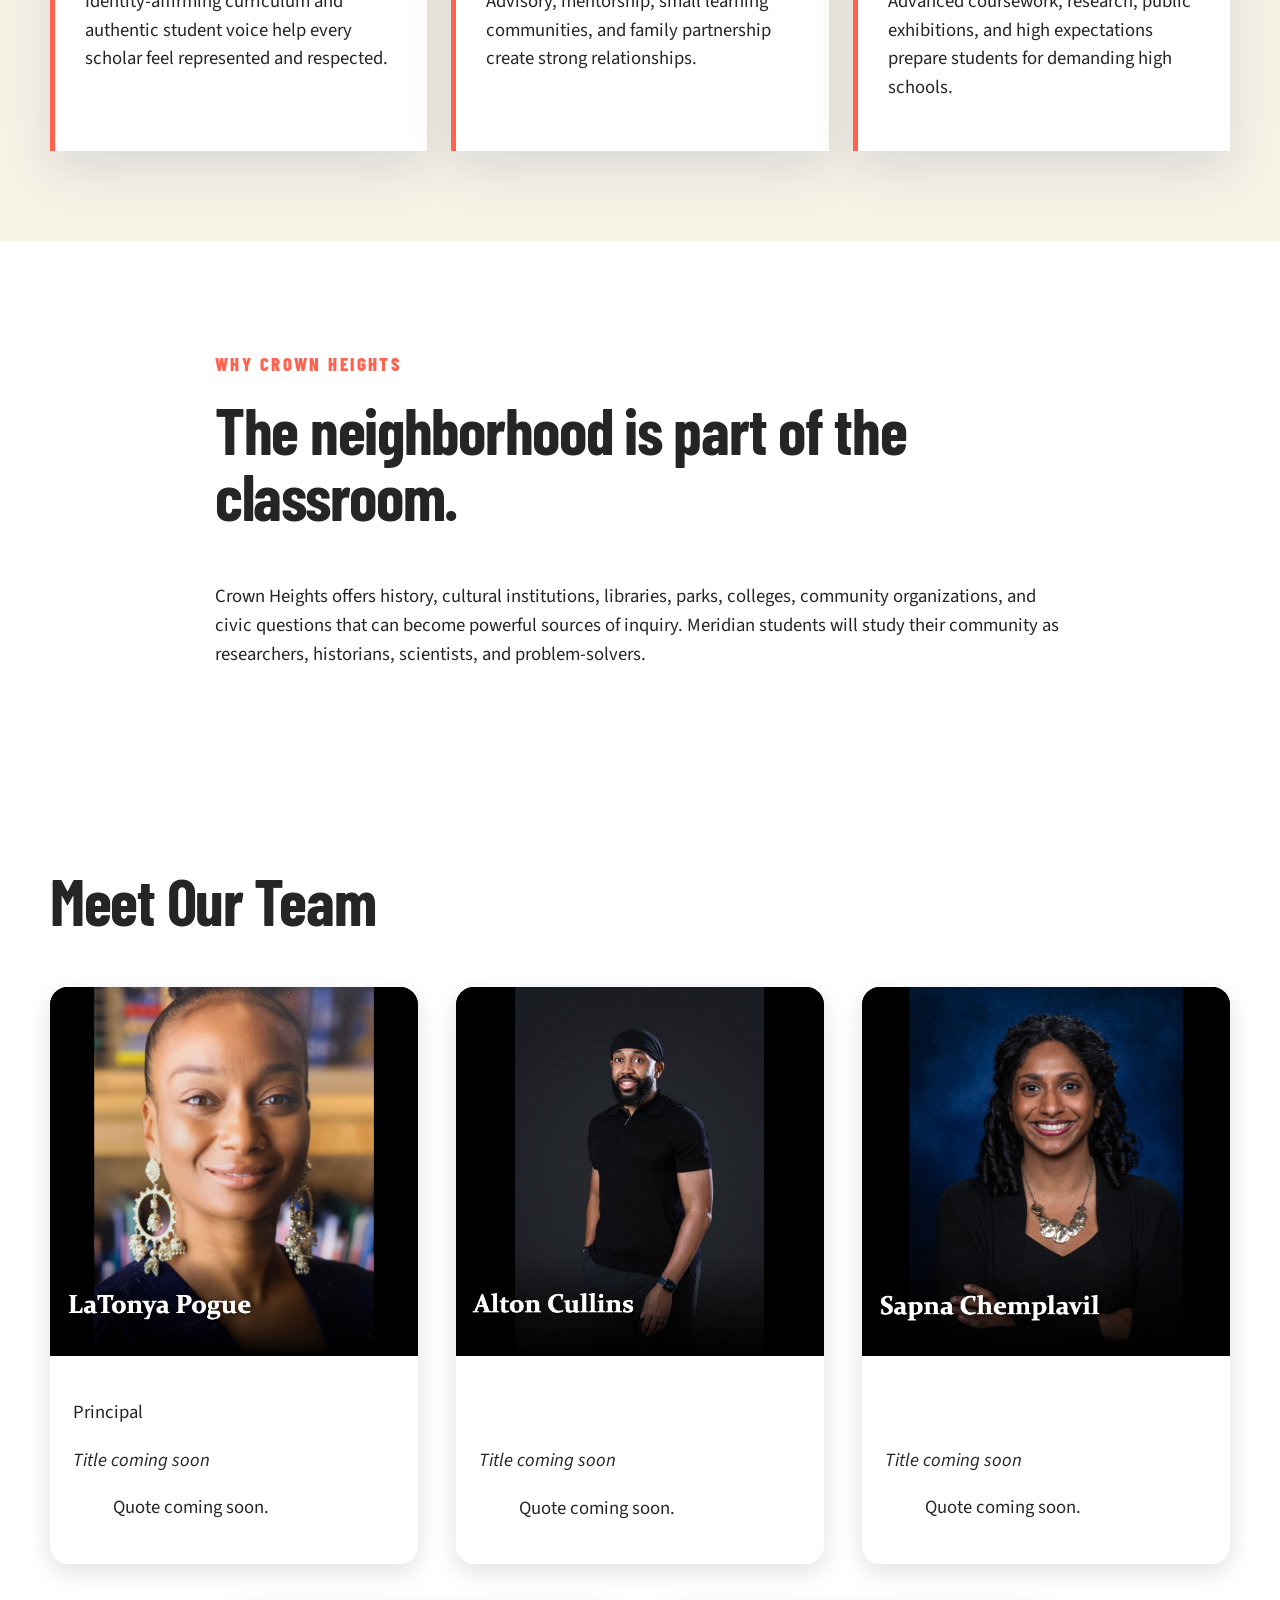
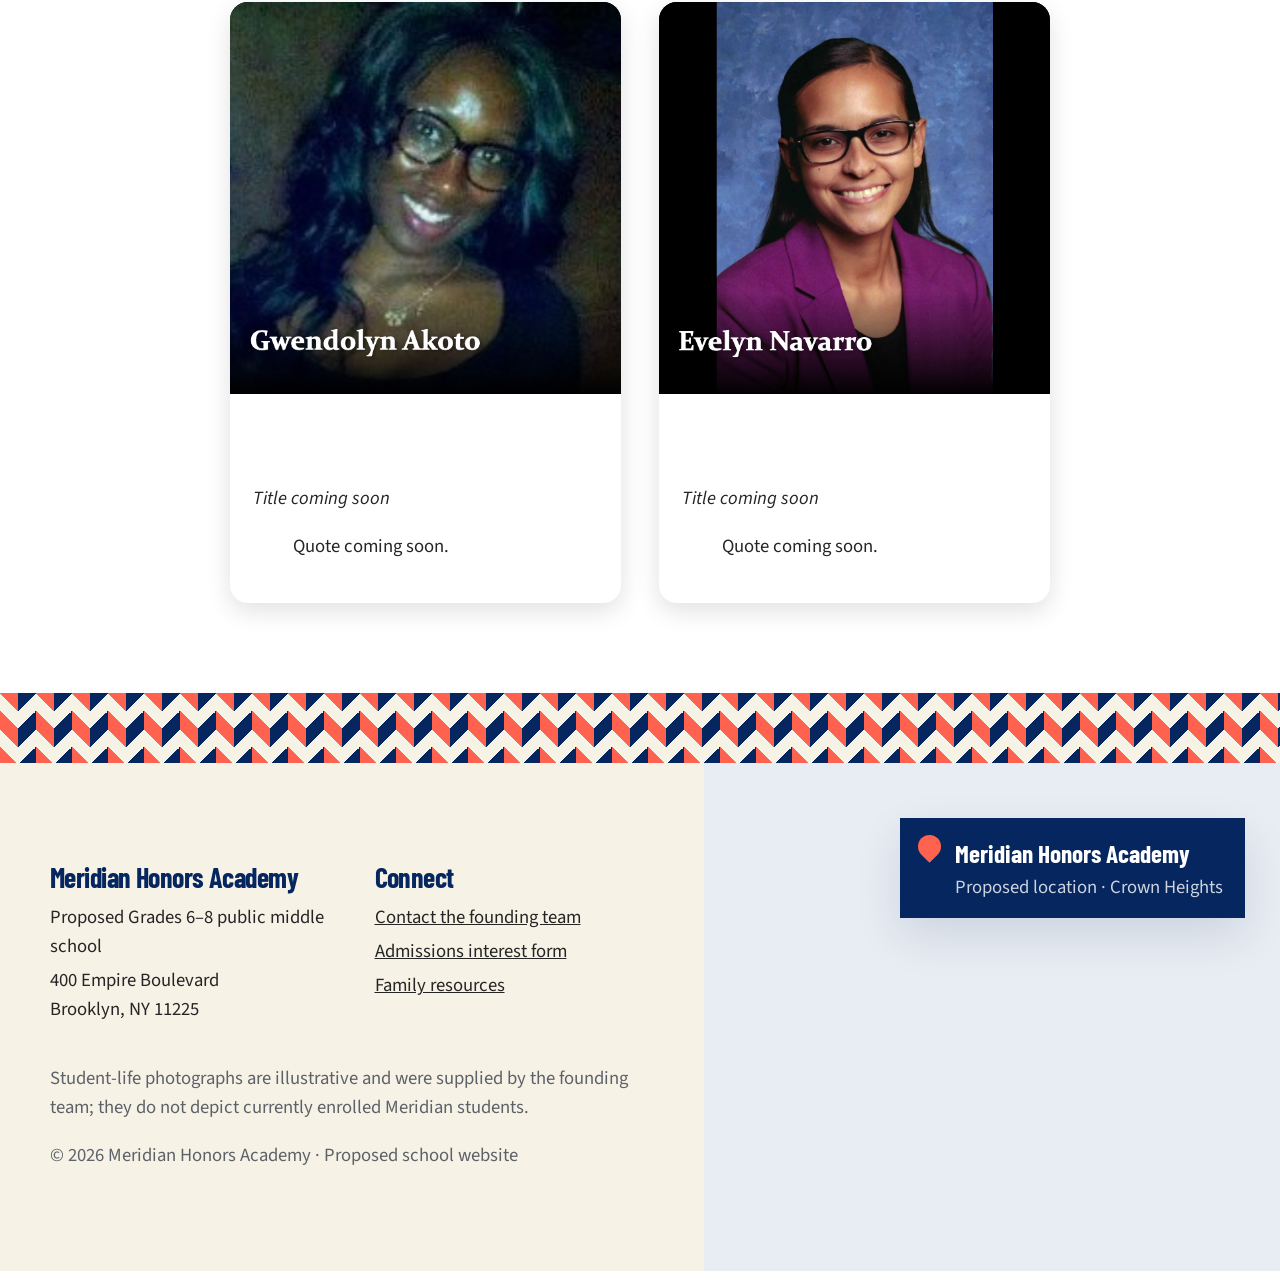
<file: meridian-honors-academy-contact-updated/about.html>
<!doctype html><html lang="en"><head><meta charset="utf-8" /><meta name="viewport" content="width=device-width,initial-scale=1" /><meta name="theme-color" content="#06265f" /><meta name="description" content="Learn about the mission, vision, and community-centered design of Meridian Honors Academy." /><title>About | Meridian Honors Academy</title><link rel="icon" href="assets/favicon.png" /><link rel="preconnect" href="https://fonts.googleapis.com"><link rel="preconnect" href="https://fonts.gstatic.com" crossorigin><link href="https://fonts.googleapis.com/css2?family=Barlow+Condensed:wght@500;600;700;800&family=Source+Sans+3:wght@400;500;600;700&display=swap" rel="stylesheet"><link rel="stylesheet" href="styles.css" /></head><body><a class="skip-link" href="#main">Skip to main content</a>
<header class="site-header" data-header>
  <div class="shell header-inner">
    <a class="brand" href="index.html" aria-label="Meridian Honors Academy home"><img src="assets/meridian-logo.png" alt="Meridian Honors Academy" /></a>
    <button class="menu-button" type="button" aria-expanded="false" aria-controls="primary-nav" data-menu-button><span class="sr-only">Open menu</span><span></span><span></span><span></span></button>
    <nav id="primary-nav" class="primary-nav" aria-label="Primary navigation" data-nav><a href="index.html">Home</a><a href="about.html" aria-current="page">About</a><a href="academics.html">Academics</a><a href="student-life.html">Student Life</a><a href="library.html">Library</a><a href="families.html">Families</a><a href="admissions.html">Admissions</a><a href="contact.html">Contact</a></nav>
  </div>
</header><main id="main"><section class="page-banner page-banner--about"><div class="shell"><p class="eyebrow">About Meridian</p><h1>Advanced&nbsp;pathways.<br>Empowered&nbsp;participation.</h1><p>Students are seen as individuals, known through strong relationships, and challenged to achieve at high levels.</p></div></section>

<section class="section mission-vision-section">
  <div class="shell">
    <div class="mission-vision-grid">
      <article class="mission-card">
        <h2>Mission</h2>
        <p>Meridian Honors Academy prepares students for advanced high school pathways and empowered civic participation through rigorous instruction, structured student supports, culturally responsive curriculum, and research connected to community and global inquiry.</p>
      </article>

      <article class="vision-card">
        <h2>Vision</h2>
        <p>Meridian Honors Academy prepares students to:</p>
        <ul>
          <li>Think critically</li>
          <li>Conduct meaningful research</li>
          <li>Engage with real-world challenges</li>
          <li>Take informed civic action</li>
        </ul>
      </article>
    </div>
  </div>
</section>
<section class="section section--cream"><div class="shell values-grid"><article><div class="pillar-icon pillar-icon--about"><img src="assets/icons/seen.png" alt="" aria-hidden="true"></div><p>Identity-affirming curriculum and authentic student voice help every scholar feel represented and respected.</p></article><article><div class="pillar-icon pillar-icon--about"><img src="assets/icons/known.png" alt="" aria-hidden="true"></div><p>Advisory, mentorship, small learning communities, and family partnership create strong relationships.</p></article><article><div class="pillar-icon pillar-icon--about"><img src="assets/icons/challenged.png" alt="" aria-hidden="true"></div><p>Advanced coursework, research, public exhibitions, and high expectations prepare students for demanding high schools.</p></article></div></section><section class="section"><div class="shell prose"><p class="kicker">Why Crown Heights</p><h2>The neighborhood is part of the classroom.</h2><p>Crown Heights offers history, cultural institutions, libraries, parks, colleges, community organizations, and civic questions that can become powerful sources of inquiry. Meridian students will study their community as researchers, historians, scientists, and problem-solvers.</p></div></section>
<section class="section">
<div class="shell">
<h2>Meet Our Team</h2>

<div style="display:grid;grid-template-columns:repeat(3,minmax(0,1fr));gap:2rem;margin-bottom:2rem;">

<div style="background:#fff;border-radius:18px;overflow:hidden;box-shadow:0 8px 24px rgba(0,0,0,.12)">
<img src="assets/principal.png" style="width:100%;height:auto;display:block;object-fit:contain;background:#000;">
<div style="padding:1.25rem">
<p>Principal</p>
<p><em>Title coming soon</em></p>
<blockquote>Quote coming soon.</blockquote>
</div></div>

<div style="background:#fff;border-radius:18px;overflow:hidden;box-shadow:0 8px 24px rgba(0,0,0,.12)">
<img src="assets/staff2.png" style="width:100%;height:auto;display:block;object-fit:contain;background:#000;">
<div style="padding:1.25rem">
<p>&nbsp;</p>
<p><em>Title coming soon</em></p>
<blockquote>Quote coming soon.</blockquote>
</div></div>

<div style="background:#fff;border-radius:18px;overflow:hidden;box-shadow:0 8px 24px rgba(0,0,0,.12)">
<img src="assets/staff3.png" style="width:100%;height:auto;display:block;object-fit:contain;background:#000;">
<div style="padding:1.25rem">
<p>&nbsp;</p>
<p><em>Title coming soon</em></p>
<blockquote>Quote coming soon.</blockquote>
</div></div>
</div><div style='display:grid;grid-template-columns:repeat(2,minmax(0,1fr));gap:2rem;max-width:820px;margin:0 auto;'>
<div style="background:#fff;border-radius:18px;overflow:hidden;box-shadow:0 8px 24px rgba(0,0,0,.12)">
<img src="assets/staff4.png" style="width:100%;height:auto;display:block;object-fit:contain;background:#000;">
<div style="padding:1.25rem">
<p>&nbsp;</p>
<p><em>Title coming soon</em></p>
<blockquote>Quote coming soon.</blockquote>
</div></div>

<div style="background:#fff;border-radius:18px;overflow:hidden;box-shadow:0 8px 24px rgba(0,0,0,.12)">
<img src="assets/staff5.png" style="width:100%;height:auto;display:block;object-fit:contain;background:#000;">
<div style="padding:1.25rem">
<p>&nbsp;</p>
<p><em>Title coming soon</em></p>
<blockquote>Quote coming soon.</blockquote>
</div></div>
</div></div></section></main><footer class="site-footer">
  <div class="footer-pattern" aria-hidden="true"></div>
  <div class="footer-grid">
    <div class="footer-info">
<div class="footer-columns">
        <div><h2>Meridian Honors Academy</h2><p>Proposed Grades 6–8 public middle school</p><p>400 Empire Boulevard<br />Brooklyn, NY 11225</p></div>
        <div><h2>Connect</h2><p><a href="contact.html">Contact the founding team</a></p><p><a href="admissions.html">Admissions interest form</a></p><p><a href="families.html">Family resources</a></p></div>
      </div>
      <p class="photo-note">Student-life photographs are illustrative and were supplied by the founding team; they do not depict currently enrolled Meridian students.</p>
      <p class="copyright">© 2026 Meridian Honors Academy · Proposed school website</p>
    </div>
    <div class="footer-map">
      <iframe title="Map showing 400 Empire Boulevard, Brooklyn, New York" loading="lazy" src="https://www.openstreetmap.org/export/embed.html?bbox=-73.9668%2C40.6608%2C-73.9395%2C40.6815&amp;layer=mapnik&amp;marker=40.6710%2C-73.9532"></iframe>
      <div class="map-label"><span class="map-pin" aria-hidden="true"></span><strong>Meridian Honors Academy</strong><small>Proposed location · Crown Heights</small></div>
    </div>
  </div>
</footer><script src="script.js"></script></body></html>
</file>
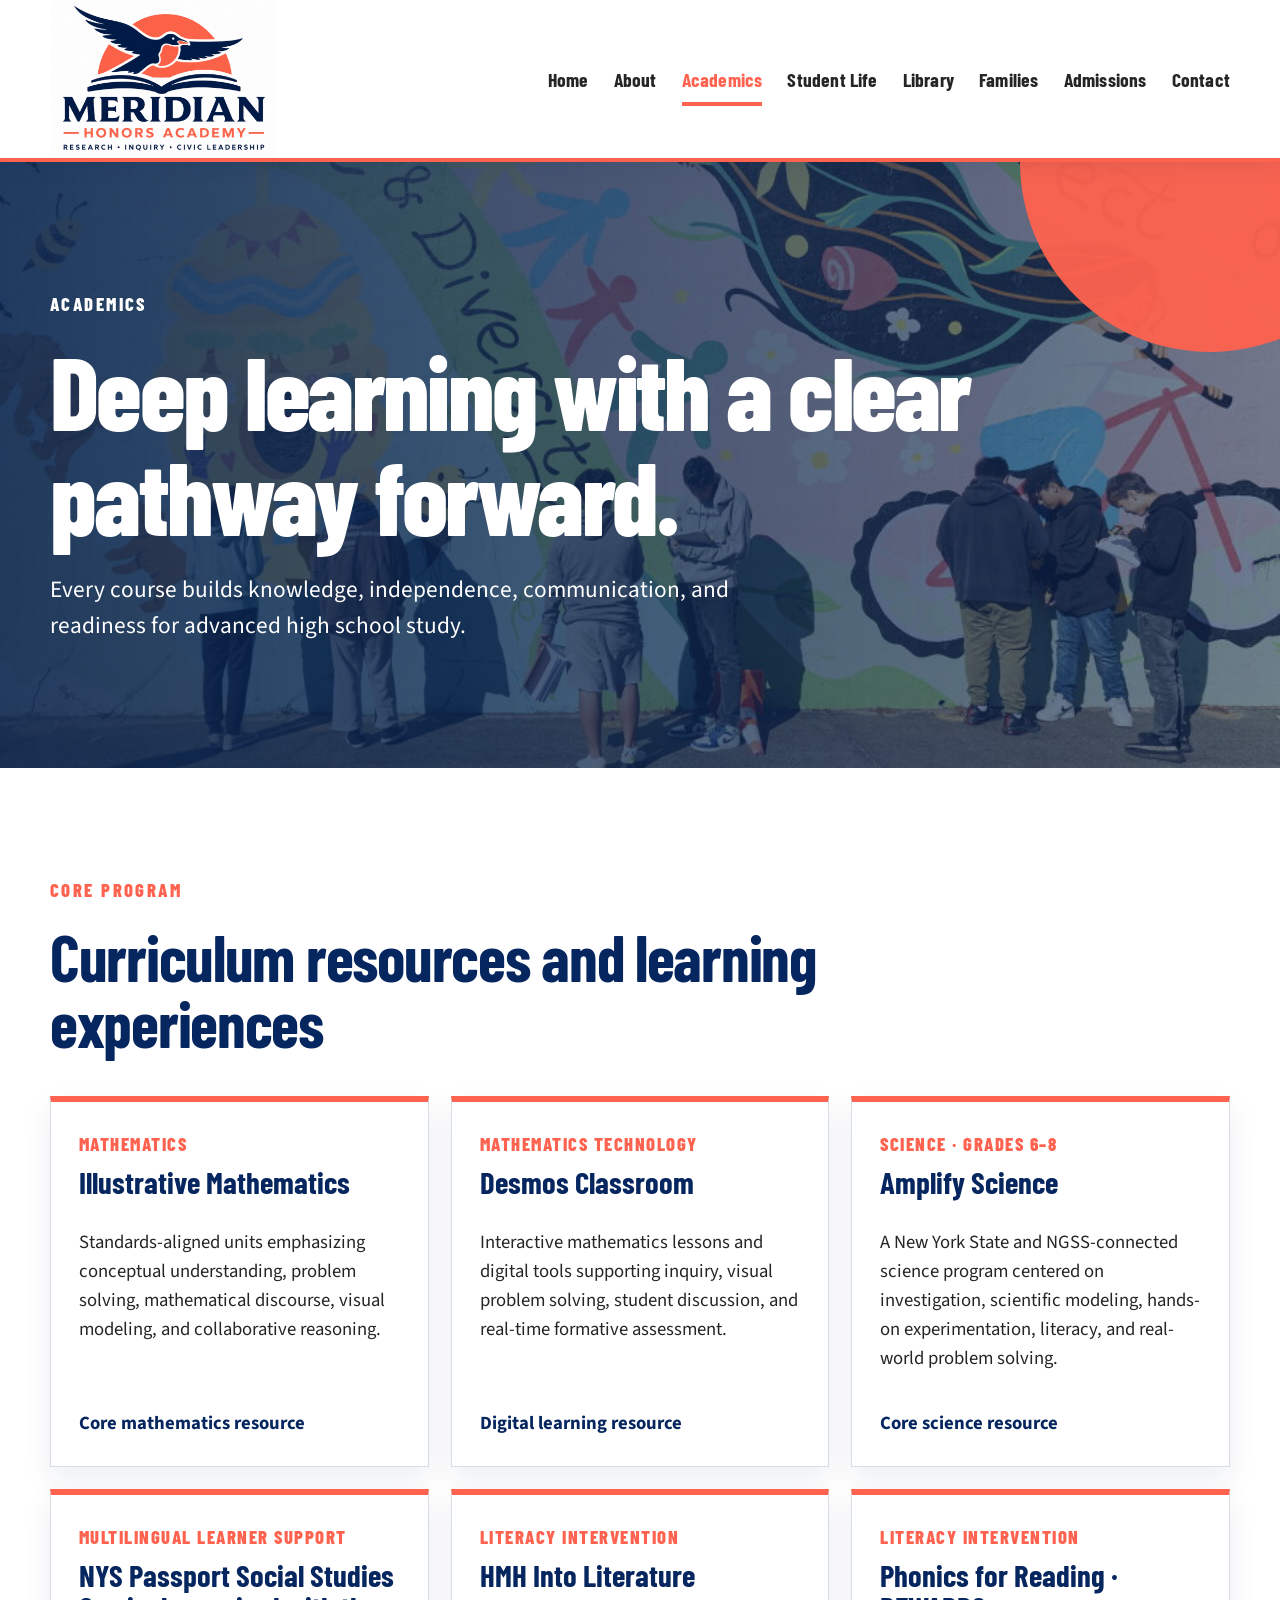
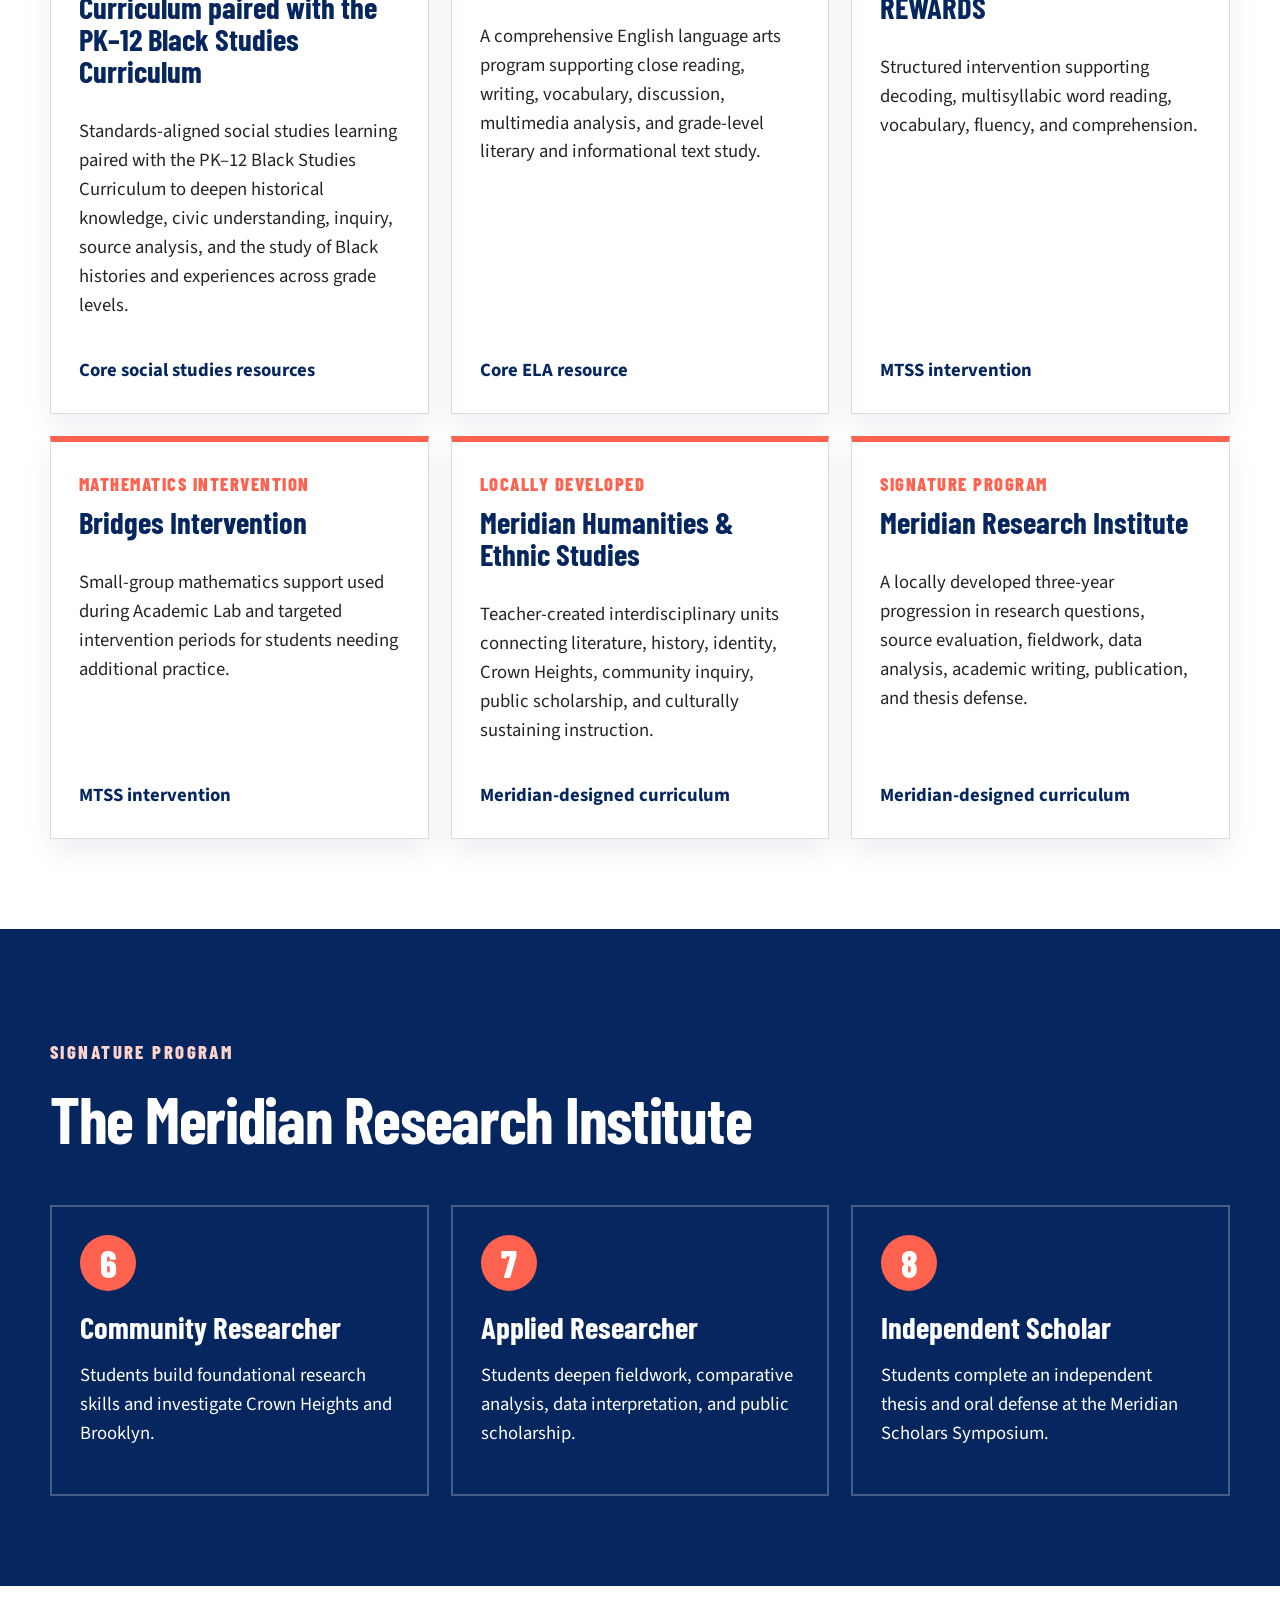
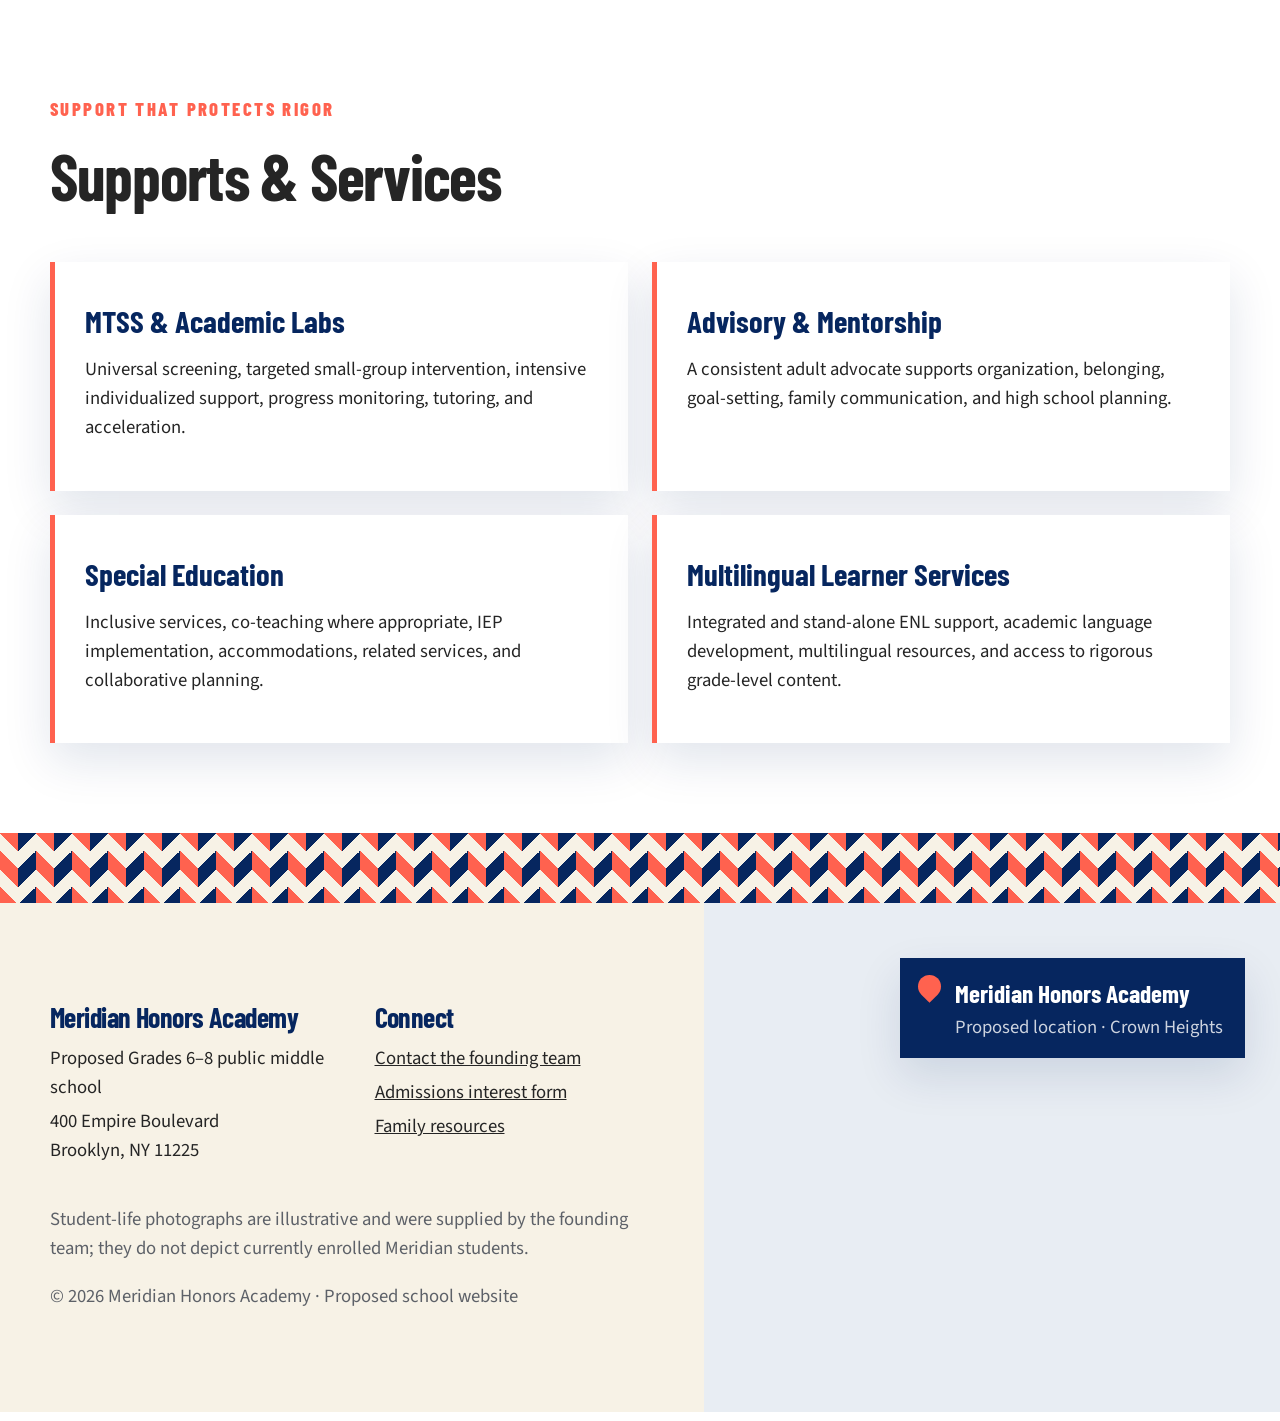
<file: meridian-honors-academy-contact-updated/academics.html>
<!doctype html><html lang="en"><head><meta charset="utf-8" /><meta name="viewport" content="width=device-width,initial-scale=1" /><meta name="theme-color" content="#06265f" /><meta name="description" content="Explore curriculum, the Meridian Research Institute, MTSS, advisory, and student services." /><title>Academics | Meridian Honors Academy</title><link rel="icon" href="assets/favicon.png" /><link rel="preconnect" href="https://fonts.googleapis.com"><link rel="preconnect" href="https://fonts.gstatic.com" crossorigin><link href="https://fonts.googleapis.com/css2?family=Barlow+Condensed:wght@500;600;700;800&family=Source+Sans+3:wght@400;500;600;700&display=swap" rel="stylesheet"><link rel="stylesheet" href="styles.css" /></head><body><a class="skip-link" href="#main">Skip to main content</a>
<header class="site-header" data-header>
  <div class="shell header-inner">
    <a class="brand" href="index.html" aria-label="Meridian Honors Academy home"><img src="assets/meridian-logo.png" alt="Meridian Honors Academy" /></a>
    <button class="menu-button" type="button" aria-expanded="false" aria-controls="primary-nav" data-menu-button><span class="sr-only">Open menu</span><span></span><span></span><span></span></button>
    <nav id="primary-nav" class="primary-nav" aria-label="Primary navigation" data-nav><a href="index.html">Home</a><a href="about.html">About</a><a href="academics.html" aria-current="page">Academics</a><a href="student-life.html">Student Life</a><a href="library.html">Library</a><a href="families.html">Families</a><a href="admissions.html">Admissions</a><a href="contact.html">Contact</a></nav>
  </div>
</header><main id="main"><section class="page-banner page-banner--academics"><div class="shell"><p class="eyebrow">Academics</p><h1>Deep learning with a clear pathway forward.</h1><p>Every course builds knowledge, independence, communication, and readiness for advanced high school study.</p></div></section><section class="section"><div class="shell"><div class="section-heading"><div><p class="kicker">Core program</p><h2>Curriculum resources and learning experiences</h2></div></div><div class="curriculum-grid">
<article><p class="curriculum-type">Mathematics</p><h3>Illustrative Mathematics</h3><p>Standards-aligned units emphasizing conceptual understanding, problem solving, mathematical discourse, visual modeling, and collaborative reasoning.</p><div class="curriculum-tag">Core mathematics resource</div></article>
<article><p class="curriculum-type">Mathematics technology</p><h3>Desmos Classroom</h3><p>Interactive mathematics lessons and digital tools supporting inquiry, visual problem solving, student discussion, and real-time formative assessment.</p><div class="curriculum-tag">Digital learning resource</div></article>
<article><p class="curriculum-type">Science · Grades 6–8</p><h3>Amplify Science</h3><p>A New York State and NGSS-connected science program centered on investigation, scientific modeling, hands-on experimentation, literacy, and real-world problem solving.</p><div class="curriculum-tag">Core science resource</div></article>
<article><p class="curriculum-type">Multilingual learner support</p><h3>NYS Passport Social Studies Curriculum paired with the PK–12 Black Studies Curriculum</h3><p>Standards-aligned social studies learning paired with the PK–12 Black Studies Curriculum to deepen historical knowledge, civic understanding, inquiry, source analysis, and the study of Black histories and experiences across grade levels.</p><div class="curriculum-tag">Core social studies resources</div></article>
<article><p class="curriculum-type">Literacy intervention</p><h3>HMH Into Literature</h3><p>A comprehensive English language arts program supporting close reading, writing, vocabulary, discussion, multimedia analysis, and grade-level literary and informational text study.</p><div class="curriculum-tag">Core ELA resource</div></article>
<article><p class="curriculum-type">Literacy intervention</p><h3>Phonics for Reading · REWARDS</h3><p>Structured intervention supporting decoding, multisyllabic word reading, vocabulary, fluency, and comprehension.</p><div class="curriculum-tag">MTSS intervention</div></article>
<article><p class="curriculum-type">Mathematics intervention</p><h3>Bridges Intervention</h3><p>Small-group mathematics support used during Academic Lab and targeted intervention periods for students needing additional practice.</p><div class="curriculum-tag">MTSS intervention</div></article>
<article><p class="curriculum-type">Locally developed</p><h3>Meridian Humanities & Ethnic Studies</h3><p>Teacher-created interdisciplinary units connecting literature, history, identity, Crown Heights, community inquiry, public scholarship, and culturally sustaining instruction.</p><div class="curriculum-tag">Meridian-designed curriculum</div></article>
<article><p class="curriculum-type">Signature program</p><h3>Meridian Research Institute</h3><p>A locally developed three-year progression in research questions, source evaluation, fieldwork, data analysis, academic writing, publication, and thesis defense.</p><div class="curriculum-tag">Meridian-designed curriculum</div></article>
</div></div></section><section class="section section--navy"><div class="shell"><p class="kicker kicker--light">Signature program</p><h2>The Meridian Research Institute</h2><div class="grade-journey"><article><span>6</span><h3>Community Researcher</h3><p>Students build foundational research skills and investigate Crown Heights and Brooklyn.</p></article><article><span>7</span><h3>Applied Researcher</h3><p>Students deepen fieldwork, comparative analysis, data interpretation, and public scholarship.</p></article><article><span>8</span><h3>Independent Scholar</h3><p>Students complete an independent thesis and oral defense at the Meridian Scholars Symposium.</p></article></div></div></section><section class="section"><div class="shell"><p class="kicker">Support that protects rigor</p><h2>Supports & Services</h2><div class="service-list"><article><h3>MTSS & Academic Labs</h3><p>Universal screening, targeted small-group intervention, intensive individualized support, progress monitoring, tutoring, and acceleration.</p></article><article><h3>Advisory & Mentorship</h3><p>A consistent adult advocate supports organization, belonging, goal-setting, family communication, and high school planning.</p></article><article><h3>Special Education</h3><p>Inclusive services, co-teaching where appropriate, IEP implementation, accommodations, related services, and collaborative planning.</p></article><article><h3>Multilingual Learner Services</h3><p>Integrated and stand-alone ENL support, academic language development, multilingual resources, and access to rigorous grade-level content.</p></article></div></div></section></main><footer class="site-footer">
  <div class="footer-pattern" aria-hidden="true"></div>
  <div class="footer-grid">
    <div class="footer-info">
<div class="footer-columns">
        <div><h2>Meridian Honors Academy</h2><p>Proposed Grades 6–8 public middle school</p><p>400 Empire Boulevard<br />Brooklyn, NY 11225</p></div>
        <div><h2>Connect</h2><p><a href="contact.html">Contact the founding team</a></p><p><a href="admissions.html">Admissions interest form</a></p><p><a href="families.html">Family resources</a></p></div>
      </div>
      <p class="photo-note">Student-life photographs are illustrative and were supplied by the founding team; they do not depict currently enrolled Meridian students.</p>
      <p class="copyright">© 2026 Meridian Honors Academy · Proposed school website</p>
    </div>
    <div class="footer-map">
      <iframe title="Map showing 400 Empire Boulevard, Brooklyn, New York" loading="lazy" src="https://www.openstreetmap.org/export/embed.html?bbox=-73.9668%2C40.6608%2C-73.9395%2C40.6815&amp;layer=mapnik&amp;marker=40.6710%2C-73.9532"></iframe>
      <div class="map-label"><span class="map-pin" aria-hidden="true"></span><strong>Meridian Honors Academy</strong><small>Proposed location · Crown Heights</small></div>
    </div>
  </div>
</footer><script src="script.js"></script></body></html>
</file>
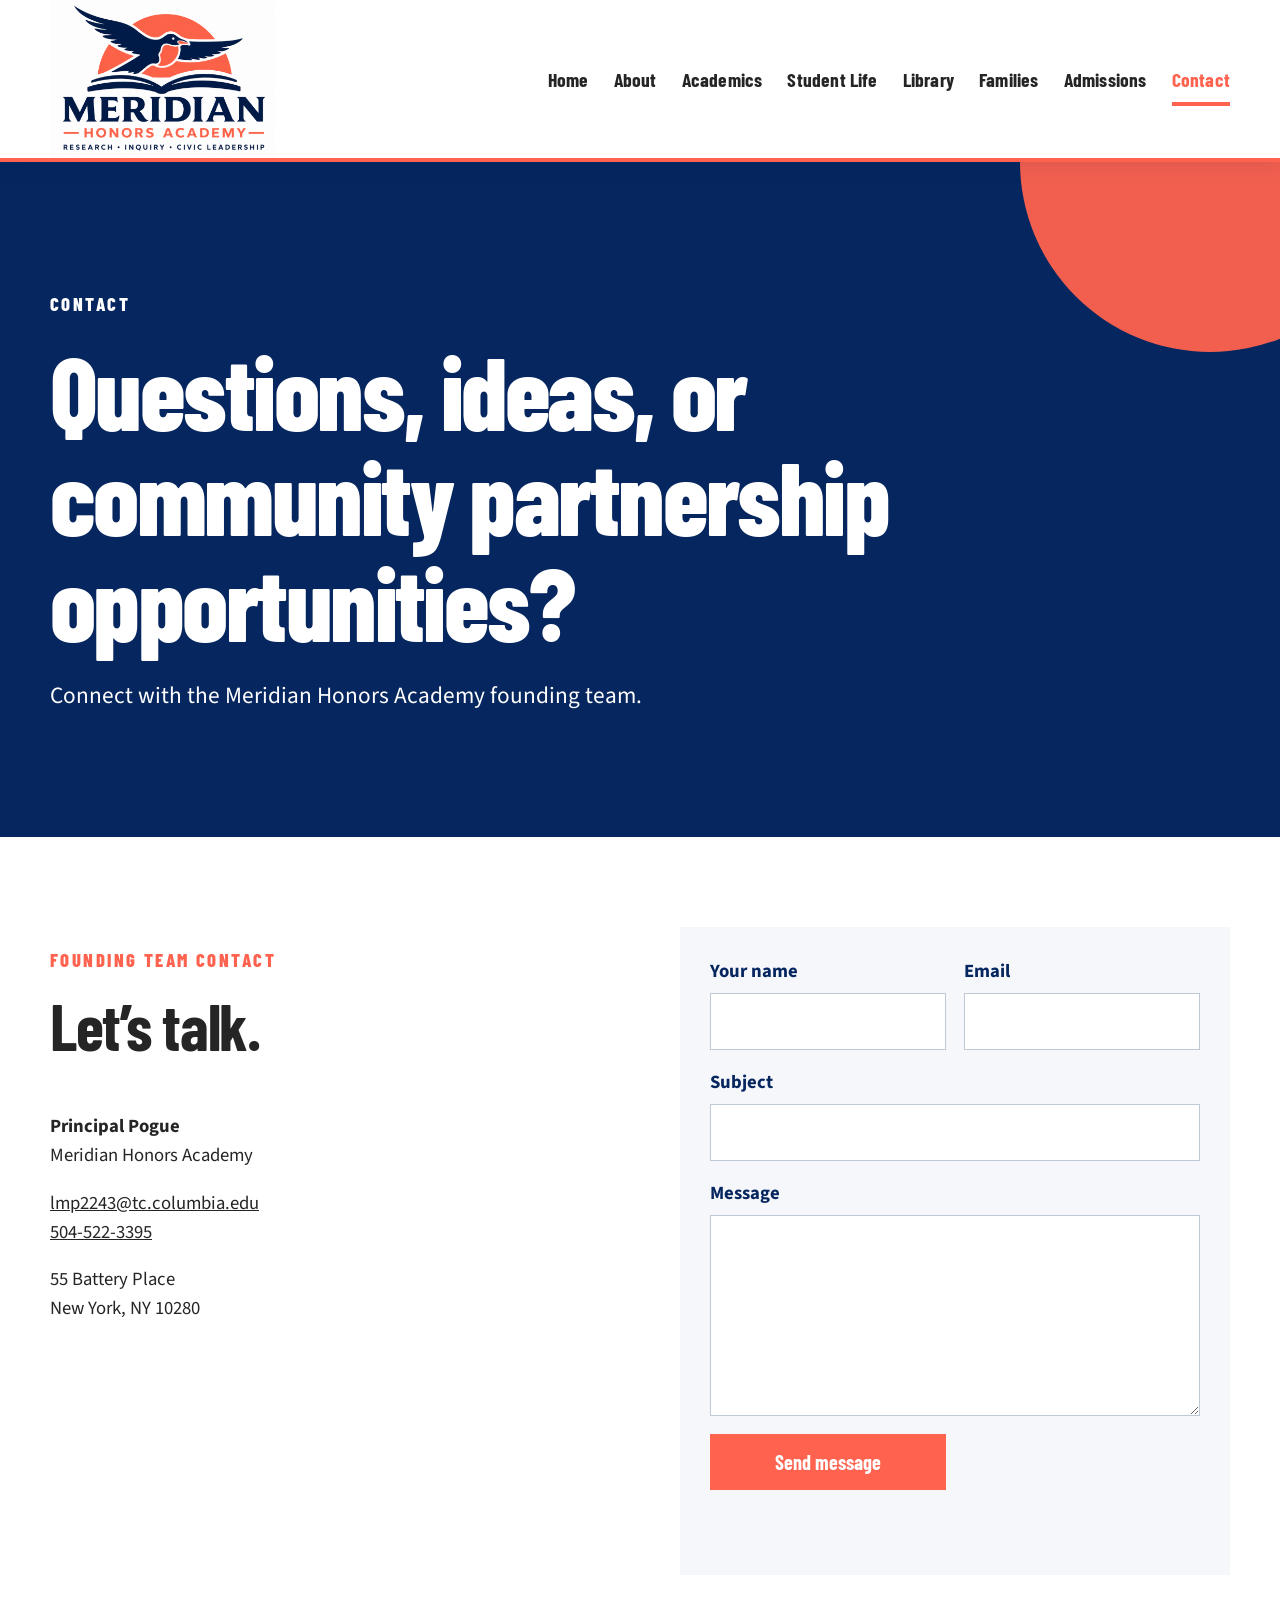
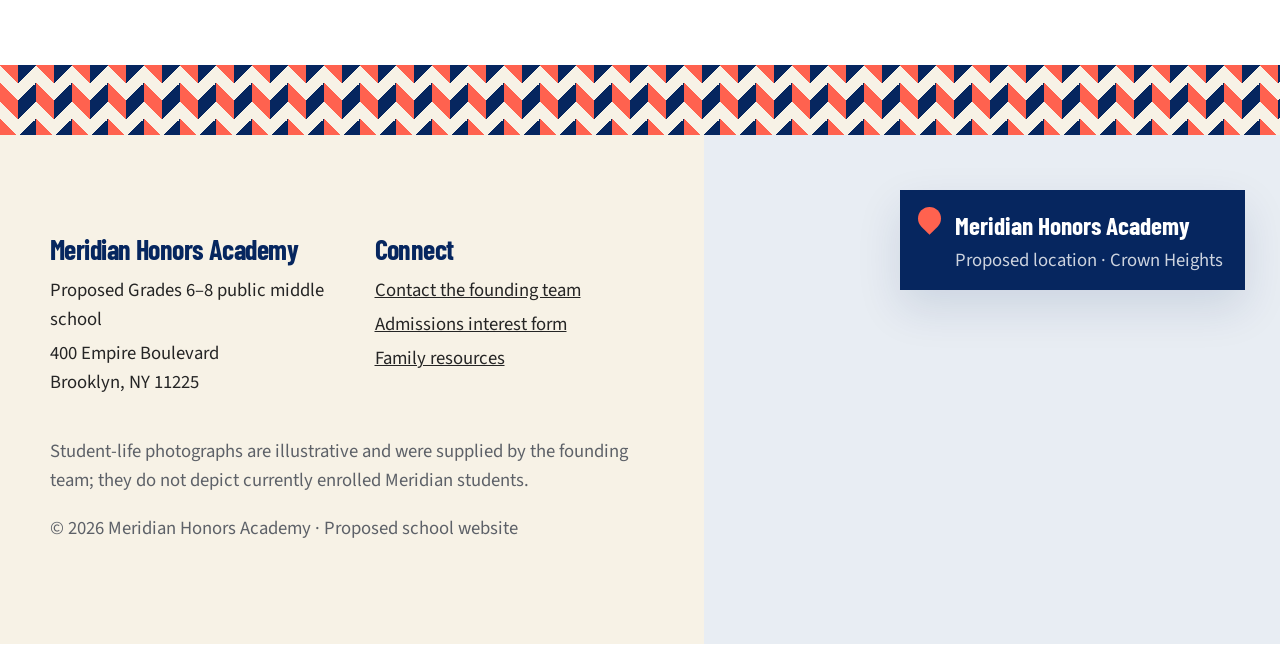
<file: meridian-honors-academy-contact-updated/contact.html>
<!DOCTYPE html>
<html lang="en"><head><meta charset="utf-8"/><meta content="width=device-width,initial-scale=1" name="viewport"/><meta content="#06265f" name="theme-color"/><meta content="Contact the Meridian Honors Academy founding team." name="description"/><title>Contact | Meridian Honors Academy</title><link href="assets/favicon.png" rel="icon"/><link href="https://fonts.googleapis.com" rel="preconnect"/><link crossorigin="" href="https://fonts.gstatic.com" rel="preconnect"/><link href="https://fonts.googleapis.com/css2?family=Barlow+Condensed:wght@500;600;700;800&amp;family=Source+Sans+3:wght@400;500;600;700&amp;display=swap" rel="stylesheet"/><link href="styles.css" rel="stylesheet"/></head><body><a class="skip-link" href="#main">Skip to main content</a>
<header class="site-header" data-header="">
<div class="shell header-inner">
<a aria-label="Meridian Honors Academy home" class="brand" href="index.html"><img alt="Meridian Honors Academy" src="assets/meridian-logo.png"/></a>
<button aria-controls="primary-nav" aria-expanded="false" class="menu-button" data-menu-button="" type="button"><span class="sr-only">Open menu</span><span></span><span></span><span></span></button>
<nav aria-label="Primary navigation" class="primary-nav" data-nav="" id="primary-nav"><a href="index.html">Home</a><a href="about.html">About</a><a href="academics.html">Academics</a><a href="student-life.html">Student Life</a><a href="library.html">Library</a><a href="families.html">Families</a><a href="admissions.html">Admissions</a><a aria-current="page" href="contact.html">Contact</a></nav>
</div>
</header><main id="main"><section class="page-banner page-banner--contact"><div class="shell"><p class="eyebrow">Contact</p><h1>Questions, ideas, or community partnership opportunities?</h1><p>Connect with the Meridian Honors Academy founding team.</p></div></section><section class="section"><div class="shell contact-grid"><div><p class="kicker">Founding team contact</p><h2>Let’s talk.</h2><p><strong>Principal Pogue</strong><br/>Meridian Honors Academy</p><p><a href="mailto:lmp2243@tc.columbia.edu">lmp2243@tc.columbia.edu</a><br/><a href="tel:+16463420063">504-522-3395</a></p><p>55 Battery Place<br/>New York, NY 10280</p></div><form class="interest-form" data-contact-form=""><label>Your name<input name="name" required=""/></label><label>Email<input name="email" required="" type="email"/></label><label class="full">Subject<input name="subject" required=""/></label><label class="full">Message<textarea name="message" required="" rows="6"></textarea></label><button class="button button--coral" type="submit">Send message</button><p aria-live="polite" class="form-message" data-form-message=""></p></form></div></section></main><footer class="site-footer">
<div aria-hidden="true" class="footer-pattern"></div>
<div class="footer-grid">
<div class="footer-info">
<div class="footer-columns">
<div><h2>Meridian Honors Academy</h2><p>Proposed Grades 6–8 public middle school</p><p>400 Empire Boulevard<br>Brooklyn, NY 11225</br></p></div>
<div><h2>Connect</h2><p><a href="contact.html">Contact the founding team</a></p><p><a href="admissions.html">Admissions interest form</a></p><p><a href="families.html">Family resources</a></p></div>
</div>
<p class="photo-note">Student-life photographs are illustrative and were supplied by the founding team; they do not depict currently enrolled Meridian students.</p>
<p class="copyright">© 2026 Meridian Honors Academy · Proposed school website</p>
</div>
<div class="footer-map">
<iframe loading="lazy" src="https://www.openstreetmap.org/export/embed.html?bbox=-73.9668%2C40.6608%2C-73.9395%2C40.6815&amp;layer=mapnik&amp;marker=40.6710%2C-73.9532" title="Map showing 400 Empire Boulevard, Brooklyn, New York"></iframe>
<div class="map-label"><span aria-hidden="true" class="map-pin"></span><strong>Meridian Honors Academy</strong><small>Proposed location · Crown Heights</small></div>
</div>
</div>
</footer><script src="script.js"></script></body></html>
</file>
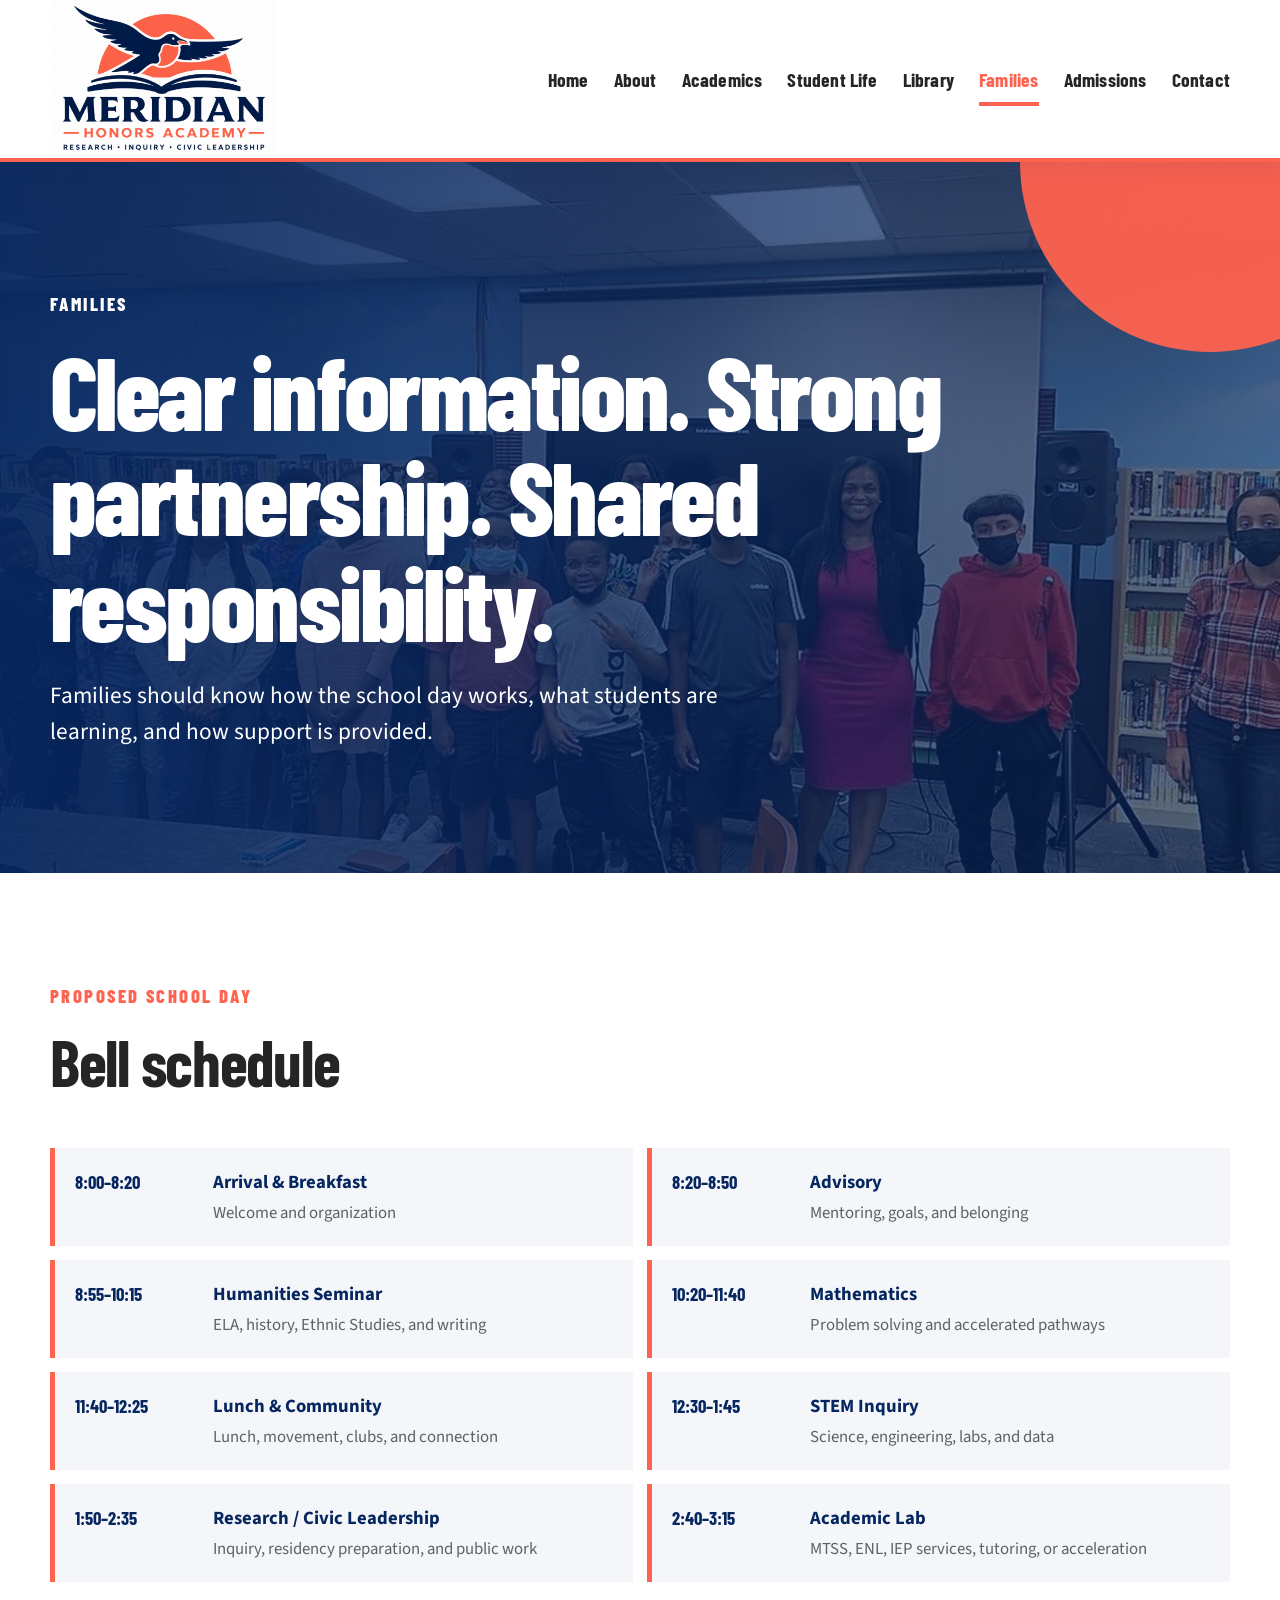
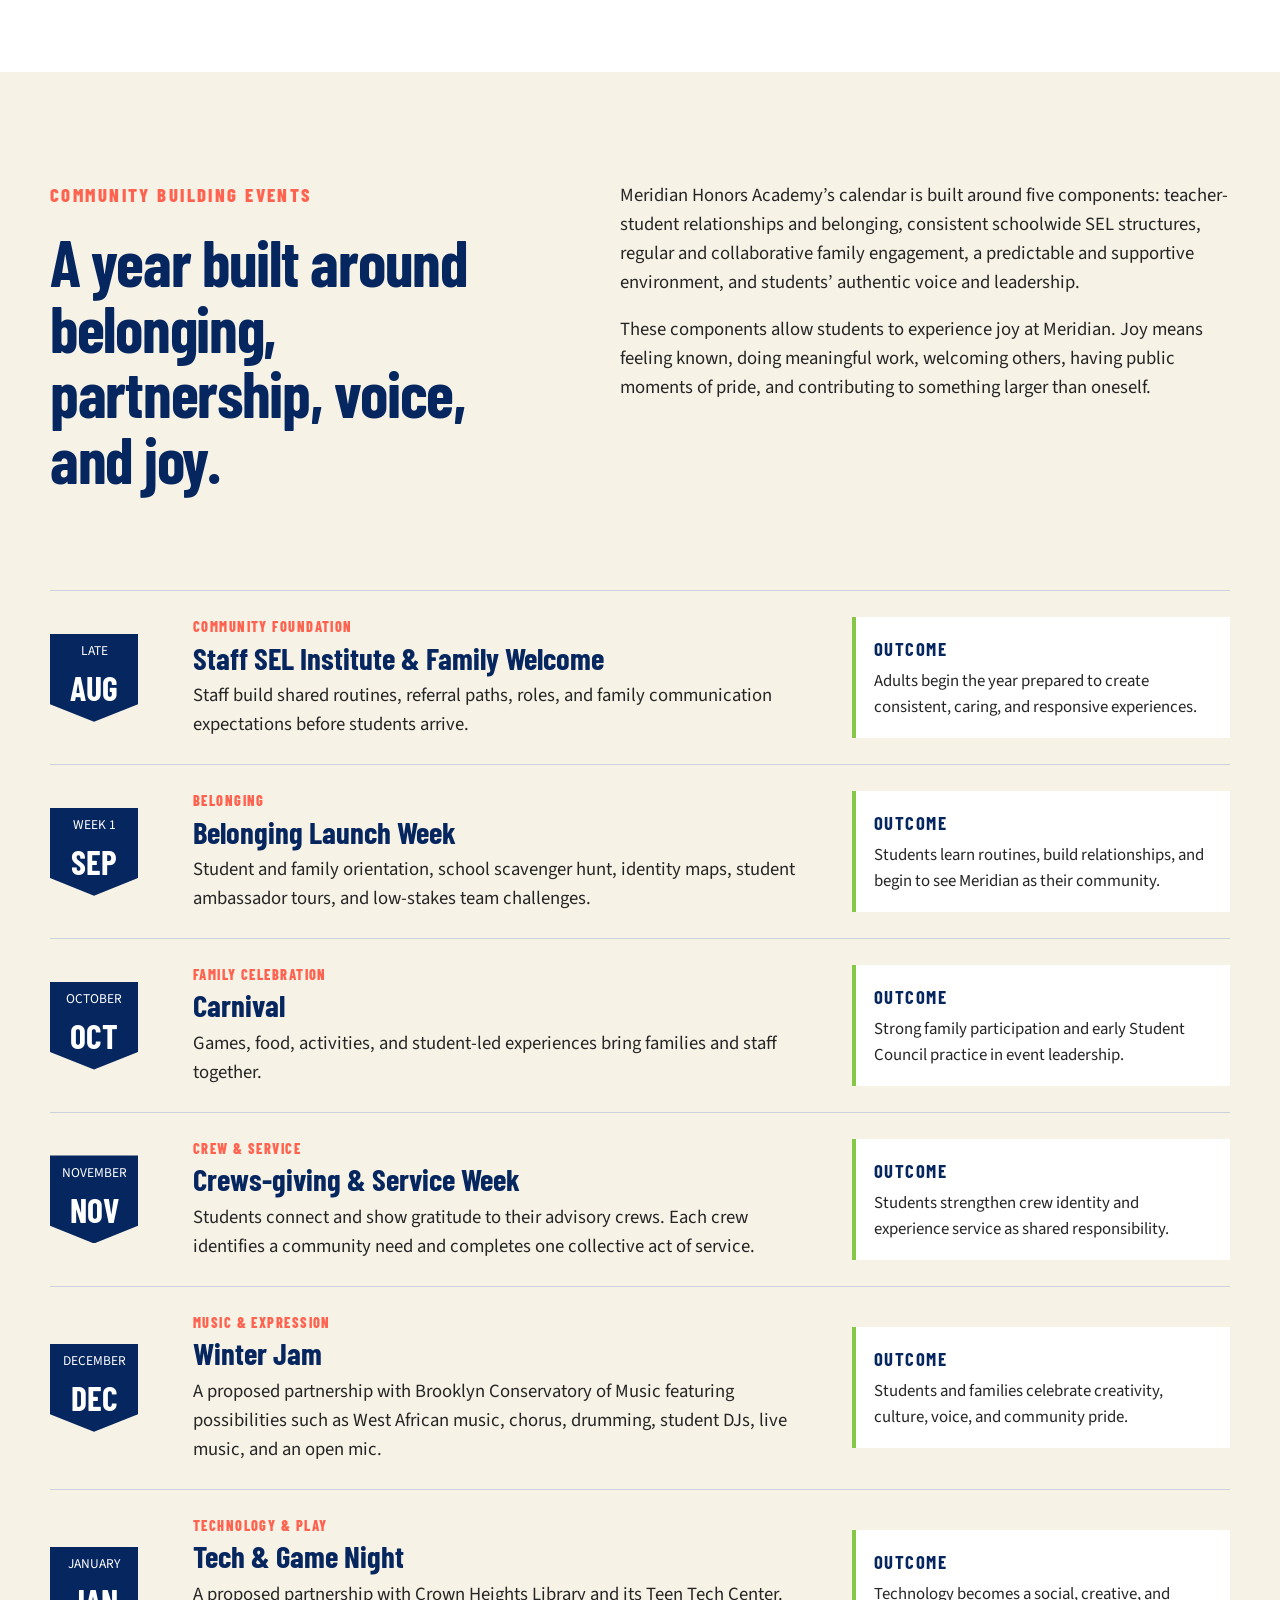
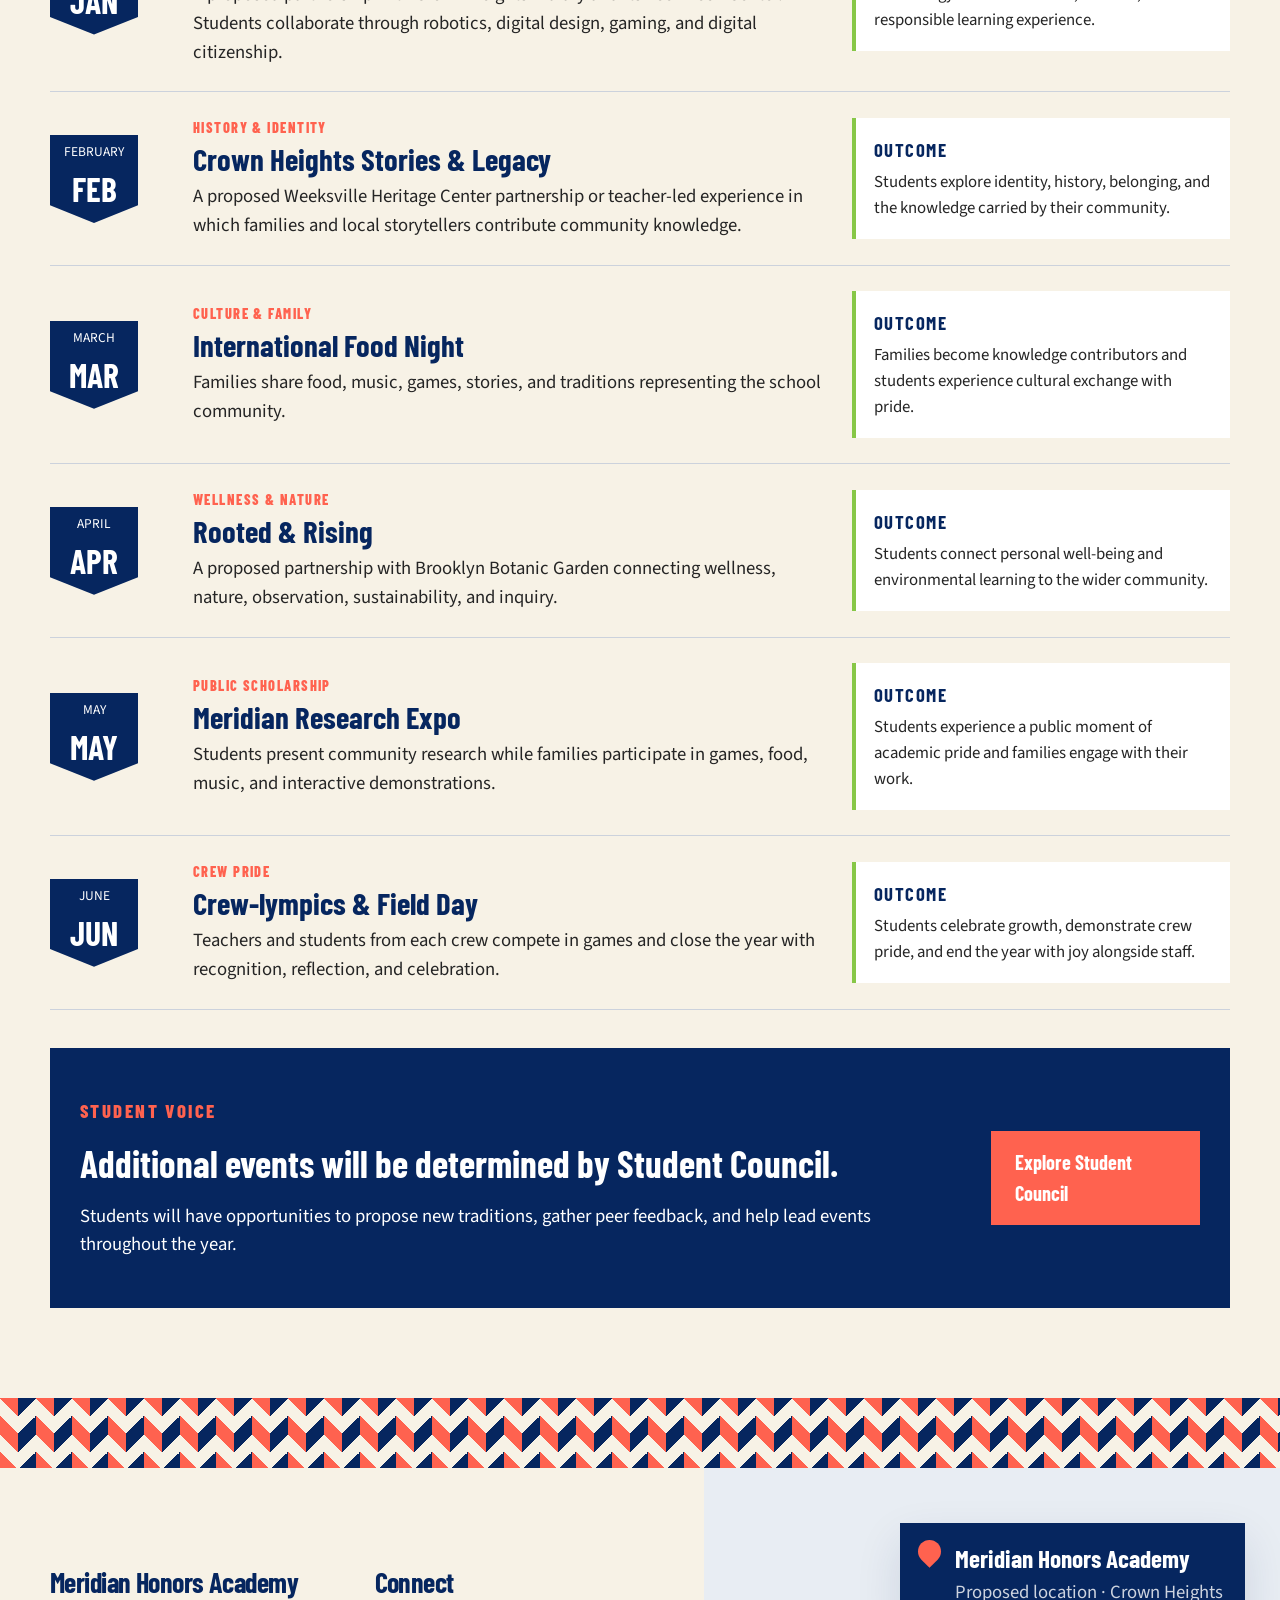
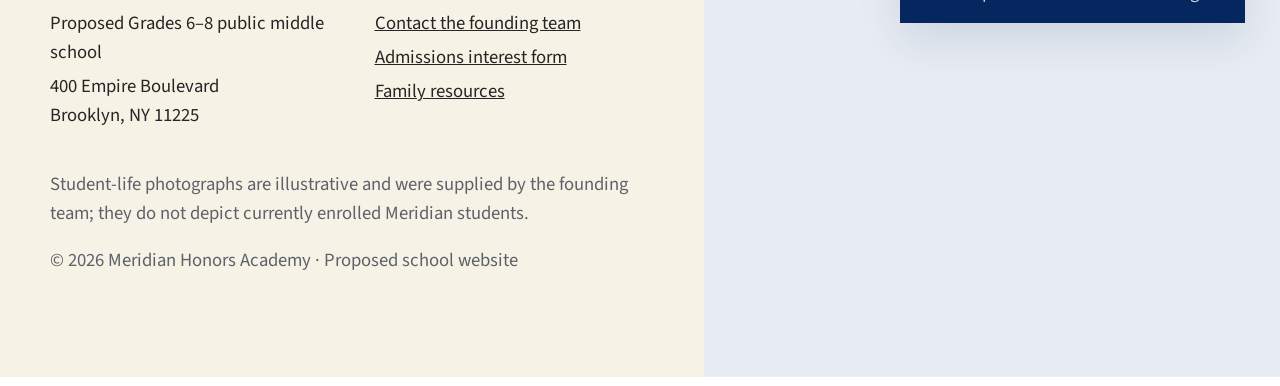
<file: meridian-honors-academy-contact-updated/families.html>
<!doctype html><html lang="en"><head><meta charset="utf-8" /><meta name="viewport" content="width=device-width,initial-scale=1" /><meta name="theme-color" content="#06265f" /><meta name="description" content="View the proposed bell schedule, calendar preview, and family information." /><title>Families | Meridian Honors Academy</title><link rel="icon" href="assets/favicon.png" /><link rel="preconnect" href="https://fonts.googleapis.com"><link rel="preconnect" href="https://fonts.gstatic.com" crossorigin><link href="https://fonts.googleapis.com/css2?family=Barlow+Condensed:wght@500;600;700;800&family=Source+Sans+3:wght@400;500;600;700&display=swap" rel="stylesheet"><link rel="stylesheet" href="styles.css" /></head><body><a class="skip-link" href="#main">Skip to main content</a>
<header class="site-header" data-header>
  <div class="shell header-inner">
    <a class="brand" href="index.html" aria-label="Meridian Honors Academy home"><img src="assets/meridian-logo.png" alt="Meridian Honors Academy" /></a>
    <button class="menu-button" type="button" aria-expanded="false" aria-controls="primary-nav" data-menu-button><span class="sr-only">Open menu</span><span></span><span></span><span></span></button>
    <nav id="primary-nav" class="primary-nav" aria-label="Primary navigation" data-nav><a href="index.html">Home</a><a href="about.html">About</a><a href="academics.html">Academics</a><a href="student-life.html">Student Life</a><a href="library.html">Library</a><a href="families.html" aria-current="page">Families</a><a href="admissions.html">Admissions</a><a href="contact.html">Contact</a></nav>
  </div>
</header><main id="main"><section class="page-banner page-banner--families"><div class="shell"><p class="eyebrow">Families</p><h1>Clear information. Strong partnership. Shared responsibility.</h1><p>Families should know how the school day works, what students are learning, and how support is provided.</p></div></section><section class="section"><div class="shell"><p class="kicker">Proposed school day</p><h2>Bell schedule</h2><div class="schedule-grid"><div><time>8:00–8:20</time><strong>Arrival & Breakfast</strong><span>Welcome and organization</span></div><div><time>8:20–8:50</time><strong>Advisory</strong><span>Mentoring, goals, and belonging</span></div><div><time>8:55–10:15</time><strong>Humanities Seminar</strong><span>ELA, history, Ethnic Studies, and writing</span></div><div><time>10:20–11:40</time><strong>Mathematics</strong><span>Problem solving and accelerated pathways</span></div><div><time>11:40–12:25</time><strong>Lunch & Community</strong><span>Lunch, movement, clubs, and connection</span></div><div><time>12:30–1:45</time><strong>STEM Inquiry</strong><span>Science, engineering, labs, and data</span></div><div><time>1:50–2:35</time><strong>Research / Civic Leadership</strong><span>Inquiry, residency preparation, and public work</span></div><div><time>2:40–3:15</time><strong>Academic Lab</strong><span>MTSS, ENL, IEP services, tutoring, or acceleration</span></div></div></div></section><section class="section section--cream community-calendar"><div class="shell"><div class="calendar-intro"><div><p class="kicker">Community Building Events</p><h2>A year built around belonging, partnership, voice, and joy.</h2></div><div><p>Meridian Honors Academy’s calendar is built around five components: teacher-student relationships and belonging, consistent schoolwide SEL structures, regular and collaborative family engagement, a predictable and supportive environment, and students’ authentic voice and leadership.</p><p>These components allow students to experience joy at Meridian. Joy means feeling known, doing meaningful work, welcoming others, having public moments of pride, and contributing to something larger than oneself.</p></div></div>
<div class="event-calendar">
<article><div class="event-date"><span>Late</span><b>AUG</b></div><div class="event-main"><p class="event-type">Community foundation</p><h3>Staff SEL Institute & Family Welcome</h3><p>Staff build shared routines, referral paths, roles, and family communication expectations before students arrive.</p></div><div class="event-outcome"><strong>Outcome</strong><span>Adults begin the year prepared to create consistent, caring, and responsive experiences.</span></div></article>
<article><div class="event-date"><span>Week 1</span><b>SEP</b></div><div class="event-main"><p class="event-type">Belonging</p><h3>Belonging Launch Week</h3><p>Student and family orientation, school scavenger hunt, identity maps, student ambassador tours, and low-stakes team challenges.</p></div><div class="event-outcome"><strong>Outcome</strong><span>Students learn routines, build relationships, and begin to see Meridian as their community.</span></div></article>
<article><div class="event-date"><span>October</span><b>OCT</b></div><div class="event-main"><p class="event-type">Family celebration</p><h3>Carnival</h3><p>Games, food, activities, and student-led experiences bring families and staff together.</p></div><div class="event-outcome"><strong>Outcome</strong><span>Strong family participation and early Student Council practice in event leadership.</span></div></article>
<article><div class="event-date"><span>November</span><b>NOV</b></div><div class="event-main"><p class="event-type">Crew & service</p><h3>Crews-giving & Service Week</h3><p>Students connect and show gratitude to their advisory crews. Each crew identifies a community need and completes one collective act of service.</p></div><div class="event-outcome"><strong>Outcome</strong><span>Students strengthen crew identity and experience service as shared responsibility.</span></div></article>
<article><div class="event-date"><span>December</span><b>DEC</b></div><div class="event-main"><p class="event-type">Music & expression</p><h3>Winter Jam</h3><p>A proposed partnership with Brooklyn Conservatory of Music featuring possibilities such as West African music, chorus, drumming, student DJs, live music, and an open mic.</p></div><div class="event-outcome"><strong>Outcome</strong><span>Students and families celebrate creativity, culture, voice, and community pride.</span></div></article>
<article><div class="event-date"><span>January</span><b>JAN</b></div><div class="event-main"><p class="event-type">Technology & play</p><h3>Tech & Game Night</h3><p>A proposed partnership with Crown Heights Library and its Teen Tech Center. Students collaborate through robotics, digital design, gaming, and digital citizenship.</p></div><div class="event-outcome"><strong>Outcome</strong><span>Technology becomes a social, creative, and responsible learning experience.</span></div></article>
<article><div class="event-date"><span>February</span><b>FEB</b></div><div class="event-main"><p class="event-type">History & identity</p><h3>Crown Heights Stories & Legacy</h3><p>A proposed Weeksville Heritage Center partnership or teacher-led experience in which families and local storytellers contribute community knowledge.</p></div><div class="event-outcome"><strong>Outcome</strong><span>Students explore identity, history, belonging, and the knowledge carried by their community.</span></div></article>
<article><div class="event-date"><span>March</span><b>MAR</b></div><div class="event-main"><p class="event-type">Culture & family</p><h3>International Food Night</h3><p>Families share food, music, games, stories, and traditions representing the school community.</p></div><div class="event-outcome"><strong>Outcome</strong><span>Families become knowledge contributors and students experience cultural exchange with pride.</span></div></article>
<article><div class="event-date"><span>April</span><b>APR</b></div><div class="event-main"><p class="event-type">Wellness & nature</p><h3>Rooted & Rising</h3><p>A proposed partnership with Brooklyn Botanic Garden connecting wellness, nature, observation, sustainability, and inquiry.</p></div><div class="event-outcome"><strong>Outcome</strong><span>Students connect personal well-being and environmental learning to the wider community.</span></div></article>
<article><div class="event-date"><span>May</span><b>MAY</b></div><div class="event-main"><p class="event-type">Public scholarship</p><h3>Meridian Research Expo</h3><p>Students present community research while families participate in games, food, music, and interactive demonstrations.</p></div><div class="event-outcome"><strong>Outcome</strong><span>Students experience a public moment of academic pride and families engage with their work.</span></div></article>
<article><div class="event-date"><span>June</span><b>JUN</b></div><div class="event-main"><p class="event-type">Crew pride</p><h3>Crew-lympics & Field Day</h3><p>Teachers and students from each crew compete in games and close the year with recognition, reflection, and celebration.</p></div><div class="event-outcome"><strong>Outcome</strong><span>Students celebrate growth, demonstrate crew pride, and end the year with joy alongside staff.</span></div></article>
</div><div class="student-council-callout"><div><p class="kicker">Student voice</p><h3>Additional events will be determined by Student Council.</h3><p>Students will have opportunities to propose new traditions, gather peer feedback, and help lead events throughout the year.</p></div><a class="button button--coral" href="student-life.html#student-council">Explore Student Council</a></div></div></section></main><footer class="site-footer">
  <div class="footer-pattern" aria-hidden="true"></div>
  <div class="footer-grid">
    <div class="footer-info">
<div class="footer-columns">
        <div><h2>Meridian Honors Academy</h2><p>Proposed Grades 6–8 public middle school</p><p>400 Empire Boulevard<br />Brooklyn, NY 11225</p></div>
        <div><h2>Connect</h2><p><a href="contact.html">Contact the founding team</a></p><p><a href="admissions.html">Admissions interest form</a></p><p><a href="families.html">Family resources</a></p></div>
      </div>
      <p class="photo-note">Student-life photographs are illustrative and were supplied by the founding team; they do not depict currently enrolled Meridian students.</p>
      <p class="copyright">© 2026 Meridian Honors Academy · Proposed school website</p>
    </div>
    <div class="footer-map">
      <iframe title="Map showing 400 Empire Boulevard, Brooklyn, New York" loading="lazy" src="https://www.openstreetmap.org/export/embed.html?bbox=-73.9668%2C40.6608%2C-73.9395%2C40.6815&amp;layer=mapnik&amp;marker=40.6710%2C-73.9532"></iframe>
      <div class="map-label"><span class="map-pin" aria-hidden="true"></span><strong>Meridian Honors Academy</strong><small>Proposed location · Crown Heights</small></div>
    </div>
  </div>
</footer><script src="script.js"></script></body></html>
</file>
<file: meridian-honors-academy-contact-updated/styles.css>
:root{--navy:#06265f;--navy2:#0b3477;--coral:#ff624f;--cream:#f7f2e6;--ink:#252525;--muted:#5d6168;--line:#d8dce3;--green:#87c747;--shadow:0 18px 45px rgba(6,38,95,.12);--shell:min(1180px,calc(100% - 40px));--head:"Barlow Condensed","Arial Narrow",sans-serif;--body:"Source Sans 3",Arial,sans-serif}*{box-sizing:border-box}html{scroll-behavior:smooth}body{margin:0;color:var(--ink);font-family:var(--body);font-size:18px;line-height:1.55;background:#fff}img{max-width:100%}a{color:inherit}.shell{width:var(--shell);margin-inline:auto}.skip-link{position:fixed;top:10px;left:10px;z-index:99;padding:10px;background:#fff;transform:translateY(-150%)}.skip-link:focus{transform:none}.site-header{position:sticky;top:0;z-index:30;background:#fff;border-bottom:4px solid var(--coral);box-shadow:0 5px 20px rgba(6,38,95,.08)}.header-inner{min-height:112px;display:flex;align-items:center;justify-content:space-between;gap:30px}.brand img{width:225px;display:block}.primary-nav{display:flex;align-items:center;gap:25px}.primary-nav a{text-decoration:none;font-family:var(--head);font-weight:700;font-size:1.05rem;letter-spacing:.01em;position:relative}.primary-nav a:hover,.primary-nav a[aria-current=page]{color:var(--coral)}.primary-nav a[aria-current=page]:after{content:"";position:absolute;left:0;right:0;bottom:-12px;height:4px;background:var(--coral)}.menu-button{display:none;border:0;background:var(--navy);padding:12px}.menu-button span:not(.sr-only){display:block;width:25px;height:3px;background:#fff;margin:4px}.sr-only{position:absolute;width:1px;height:1px;overflow:hidden;clip:rect(0 0 0 0)}h1,h2,h3,h4{font-family:var(--head);line-height:1.03;margin-top:0}h1{font-size:clamp(4rem,8vw,7.8rem);font-weight:800;letter-spacing:-.025em}h2{font-size:clamp(2.8rem,5vw,5.2rem);font-weight:700;letter-spacing:-.02em}h3{font-size:1.65rem}.eyebrow,.kicker{font-family:var(--head);font-weight:800;text-transform:uppercase;letter-spacing:.13em;font-size:.8rem}.kicker{color:var(--coral)}.kicker--light{color:#ffd3cc}.hero{position:relative;min-height:690px;color:#fff;overflow:hidden}.hero-slide{position:absolute;inset:0;background-position:center;background-size:cover;opacity:0;transform:scale(1.04);transition:opacity .9s ease,transform 7s ease}.hero-slide.is-active{opacity:1;transform:scale(1)}.hero-overlay{position:absolute;inset:0;background:linear-gradient(90deg,rgba(6,38,95,.94),rgba(6,38,95,.65) 48%,rgba(6,38,95,.12))}.hero-content{position:relative;z-index:2;padding-top:105px}.hero-content h1{margin:8px 0 20px;max-width:780px}.hero-content h1 span{color:#ffc2b8}.hero-content>p:not(.eyebrow){max-width:610px;font-size:1.28rem}.button-row{display:flex;gap:14px;flex-wrap:wrap;margin-top:30px}.button{display:inline-flex;align-items:center;justify-content:center;padding:14px 22px;text-decoration:none;font-family:var(--head);font-weight:700;font-size:1.08rem;border:2px solid transparent;cursor:pointer}.button--coral{background:var(--coral);color:#fff}.button--light{background:#fff;color:var(--navy)}.hero-controls{position:absolute;z-index:3;right:30px;bottom:30px;display:flex;gap:8px}.hero-controls button,.gallery-controls button{width:48px;height:48px;border:0;background:var(--navy);color:#fff;font-weight:700;cursor:pointer}.hero-controls button:nth-child(2){width:auto;padding-inline:17px}.hero-dots{position:absolute;z-index:3;left:30px;bottom:48px;display:flex;gap:8px}.hero-dots button{width:11px;height:11px;border:0;border-radius:50%;background:rgba(255,255,255,.55)}.hero-dots button.is-active{width:30px;border-radius:8px;background:var(--coral)}.section{padding:90px 0}.section--cream{background:var(--cream)}.section--navy{background:var(--navy);color:#fff}.welcome-grid,.two-col,.library-intro,.contact-grid,.admissions-grid{display:grid;grid-template-columns:1fr 1fr;gap:80px;align-items:start}.welcome-grid h2,.two-col h2,.library-intro h2{color:var(--navy)}.welcome-grid p,.two-col p,.library-intro p{font-size:1.1rem}.text-link{font-family:var(--head);font-weight:700;color:var(--navy);text-decoration:none;font-size:1.08rem}.pillar-grid,.values-grid,.outline-grid,.service-list{display:grid;grid-template-columns:repeat(3,1fr);gap:24px;margin-top:35px}.outline-grid,.service-list{grid-template-columns:repeat(2,1fr)}.pillar-grid article,.values-grid article,.outline-grid article,.service-list article{background:#fff;padding:30px;border-left:5px solid var(--coral);box-shadow:var(--shadow)}.pillar-grid span{font-family:var(--head);font-weight:800;color:var(--coral)}.pillar-grid h3,.values-grid h3,.outline-grid h3,.service-list h3{color:var(--navy);margin:13px 0}.pillar-grid a{font-family:var(--head);font-weight:700;color:var(--navy)}.section-heading{display:flex;justify-content:space-between;align-items:end;gap:30px;margin-bottom:35px}.section-heading h2{color:var(--navy);max-width:850px;margin:5px 0}.gallery-viewport{overflow:hidden}.gallery-track{display:flex;gap:22px;transition:transform .55s ease}.gallery-track figure{flex:0 0 calc((100% - 44px)/3);margin:0;background:#fff;box-shadow:var(--shadow)}.gallery-track img{width:100%;aspect-ratio:4/3;object-fit:cover;display:block}.gallery-track figcaption{padding:18px 20px;border-bottom:5px solid var(--coral);font-family:var(--head);font-weight:700;font-size:1.35rem;color:var(--navy)}.gallery-controls{display:flex;justify-content:flex-end;align-items:center;gap:15px;margin-top:22px;font-family:var(--head);font-weight:700}.cta-band{background:var(--coral);color:#fff;padding:55px 0}.cta-band .shell{display:flex;align-items:center;justify-content:space-between;gap:30px}.cta-band h2{font-size:clamp(2.4rem,4vw,4.3rem);max-width:850px;margin:5px 0}.page-banner{padding:110px 0 100px;color:#fff;background:var(--navy);position:relative;overflow:hidden}.page-banner:after{content:"";position:absolute;width:380px;height:380px;border-radius:50%;background:var(--coral);right:-120px;top:-190px;opacity:.95}.page-banner .shell{position:relative;z-index:2}.page-banner h1{max-width:1000px;margin:10px 0 22px}.page-banner p:last-child{max-width:750px;font-size:1.25rem}.page-banner--student{background-image:linear-gradient(90deg,rgba(6,38,95,.92),rgba(6,38,95,.62)),url('assets/middle-school-discussion.webp');background-size:cover;background-position:center}.page-banner--library{background-image:linear-gradient(90deg,rgba(6,38,95,.94),rgba(6,38,95,.62)),url('assets/library-learning.webp');background-size:cover;background-position:center}.page-banner--families{background-image:linear-gradient(90deg,rgba(6,38,95,.94),rgba(6,38,95,.62)),url('assets/school-community.webp');background-size:cover;background-position:center}.lead{font-size:1.3rem}.prose{max-width:850px}.grade-journey{display:grid;grid-template-columns:repeat(3,1fr);gap:22px;margin-top:35px}.grade-journey article{border:2px solid rgba(255,255,255,.25);padding:28px}.grade-journey span{display:grid;place-items:center;width:56px;height:56px;border-radius:50%;background:var(--coral);font-family:var(--head);font-size:2rem;font-weight:800}.grade-journey h3{margin:20px 0 10px}.photo-mosaic{display:grid;grid-template-columns:1.3fr .7fr;grid-template-rows:330px 330px;gap:18px}.photo-mosaic img{width:100%;height:100%;object-fit:cover}.photo-mosaic img:first-child{grid-row:1/3}.book-filter{display:flex;gap:10px;flex-wrap:wrap;margin:35px 0}.book-filter button{border:2px solid var(--navy);background:#fff;color:var(--navy);padding:10px 18px;font-family:var(--head);font-weight:700;font-size:1rem;cursor:pointer}.book-filter button.is-active{background:var(--navy);color:#fff}.book-grid{display:grid;grid-template-columns:repeat(3,1fr);gap:26px}.book-card{border:1px solid var(--line);background:#fff;box-shadow:0 12px 30px rgba(6,38,95,.08);overflow:hidden}.book-cover{position:relative;min-height:320px;background:#edf1f6;display:grid;place-items:center}.book-cover img{width:100%;height:320px;object-fit:contain;position:relative;z-index:2}.cover-fallback{position:absolute;inset:0;padding:30px;display:flex;flex-direction:column;justify-content:center;background:linear-gradient(145deg,var(--navy),var(--navy2));color:#fff;text-align:center}.cover-fallback span{font-family:var(--head);text-transform:uppercase;letter-spacing:.12em}.cover-fallback strong{font-family:var(--head);font-size:2rem;line-height:1;margin:25px 0 12px}.book-copy{padding:22px}.book-copy h3{color:var(--navy);margin:5px 0}.book-grade{font-family:var(--head);font-weight:700;color:var(--coral);margin:0}.book-author{font-weight:700;margin:0 0 12px}.notice{padding:18px 20px;background:#fff4d8;border-left:5px solid #f1b735}.schedule-grid{display:grid;grid-template-columns:repeat(2,1fr);gap:14px;margin-top:28px}.schedule-grid>div{display:grid;grid-template-columns:120px 1fr;gap:3px 18px;padding:20px;background:#f4f6fa;border-left:5px solid var(--coral)}.schedule-grid time{grid-row:1/3;font-family:var(--head);font-weight:700;color:var(--navy)}.schedule-grid strong{color:var(--navy)}.schedule-grid span{color:var(--muted);font-size:.9rem}.calendar-list{border-top:1px solid var(--line)}.calendar-list article{display:grid;grid-template-columns:75px 1fr;gap:22px;padding:22px 0;border-bottom:1px solid var(--line)}.calendar-list b{display:grid;place-items:center;width:60px;height:60px;background:var(--coral);color:#fff;font-family:var(--head)}.calendar-list h3{color:var(--navy);margin:0}.calendar-list p{margin:5px 0 0}.interest-form{display:grid;grid-template-columns:1fr 1fr;gap:18px;background:#f5f7fb;padding:30px}.interest-form label{font-weight:700;color:var(--navy)}.interest-form input,.interest-form select,.interest-form textarea{display:block;width:100%;margin-top:7px;padding:13px;border:1px solid #bfc8d6;font:inherit;background:#fff}.interest-form .full{grid-column:1/-1}.form-message{grid-column:1/-1}.site-footer{background:var(--cream)}.footer-pattern{height:70px;background:linear-gradient(135deg,var(--navy) 25%,transparent 25%) -18px 0/36px 36px,linear-gradient(225deg,var(--coral) 25%,transparent 25%) -18px 0/36px 36px,linear-gradient(315deg,var(--navy) 25%,transparent 25%) 0 0/36px 36px,linear-gradient(45deg,var(--coral) 25%,var(--cream) 25%) 0 0/36px 36px}.footer-grid{display:grid;grid-template-columns:1.1fr .9fr;min-height:500px}.footer-info{padding:65px max(35px,calc((100vw - 1180px)/2)) 35px}.footer-logo{width:250px}.footer-columns{display:grid;grid-template-columns:1fr 1fr;gap:45px;margin-top:35px}.footer-columns h2{font-size:1.5rem;color:var(--navy);margin-bottom:12px}.footer-columns p{margin:5px 0}.photo-note{margin-top:35px;font-size:.82rem;color:var(--muted);max-width:680px}.copyright{font-size:.8rem;color:var(--muted)}.footer-map{position:relative;min-height:500px;background:#e8edf3}.footer-map iframe{width:100%;height:100%;min-height:500px;border:0;filter:saturate(.65) contrast(.95)}.map-label{position:absolute;right:35px;top:55px;background:var(--navy);color:#fff;padding:16px 22px 16px 55px;box-shadow:var(--shadow)}.map-label strong,.map-label small{display:block}.map-label strong{font-family:var(--head);font-size:1.35rem}.map-label small{opacity:.8}.map-pin{position:absolute;left:18px;top:17px;width:23px;height:23px;border-radius:50% 50% 50% 0;background:var(--coral);transform:rotate(-45deg)}@media(max-width:1050px){.primary-nav{gap:15px}.primary-nav a{font-size:.95rem}.pillar-grid,.values-grid{grid-template-columns:1fr}.book-grid{grid-template-columns:repeat(2,1fr)}.footer-grid{grid-template-columns:1fr}.footer-map{min-height:420px}.footer-map iframe{min-height:420px}}@media(max-width:820px){body{font-size:17px}.header-inner{min-height:90px}.brand img{width:190px}.menu-button{display:block}.primary-nav{display:none;position:absolute;left:0;right:0;top:90px;background:#fff;padding:18px 20px 28px;flex-direction:column;align-items:flex-start;border-bottom:4px solid var(--coral)}.primary-nav.is-open{display:flex}.primary-nav a[aria-current=page]:after{display:none}.welcome-grid,.two-col,.library-intro,.contact-grid,.admissions-grid{grid-template-columns:1fr;gap:30px}.outline-grid,.service-list,.grade-journey{grid-template-columns:1fr}.gallery-track figure{flex-basis:calc((100% - 22px)/2)}.book-grid{grid-template-columns:1fr}.photo-mosaic{grid-template-columns:1fr;grid-template-rows:repeat(4,260px)}.photo-mosaic img:first-child{grid-row:auto}.schedule-grid{grid-template-columns:1fr}.footer-columns{grid-template-columns:1fr}.cta-band .shell{align-items:flex-start;flex-direction:column}}@media(max-width:560px){:root{--shell:min(100% - 28px,1180px)}h1{font-size:3.6rem}.hero{min-height:710px}.hero-content{padding-top:85px}.hero-controls{right:14px;bottom:18px}.hero-dots{left:14px;bottom:35px}.hero-controls button:nth-child(2){display:none}.section{padding:65px 0}.gallery-track figure{flex-basis:100%}.section-heading{align-items:flex-start;flex-direction:column}.schedule-grid>div{grid-template-columns:1fr}.schedule-grid time{grid-row:auto}.interest-form{grid-template-columns:1fr;padding:22px}.interest-form .full{grid-column:auto}.footer-info{padding:45px 24px}.map-label{left:20px;right:20px;top:25px}.footer-pattern{height:45px}}
@media(prefers-reduced-motion:reduce){html{scroll-behavior:auto}.hero-slide,.gallery-track{transition:none}}

.curriculum-grid{display:grid;grid-template-columns:repeat(3,1fr);gap:22px;margin-top:34px}.curriculum-grid article{display:flex;flex-direction:column;padding:28px;background:#fff;border:1px solid var(--line);border-top:6px solid var(--coral);box-shadow:0 12px 28px rgba(6,38,95,.08)}.curriculum-grid h3{color:var(--navy);margin:7px 0 12px}.curriculum-type{margin:0;color:var(--coral);font-family:var(--head);font-size:.83rem;font-weight:800;text-transform:uppercase;letter-spacing:.08em}.curriculum-tag{margin-top:auto;padding-top:18px;color:var(--navy);font-size:.78rem;font-weight:700}.curriculum-note{max-width:950px}.page-banner--council{background-image:linear-gradient(90deg,rgba(6,38,95,.94),rgba(6,38,95,.6)),url('assets/civic-leadership.webp');background-size:cover;background-position:center}.council-intro{display:grid;grid-template-columns:1fr 1fr;gap:80px}.council-intro h2{color:var(--navy)}.council-roles{display:grid;grid-template-columns:repeat(3,1fr);gap:20px;margin-top:30px}.council-roles article{background:#fff;padding:26px;border-bottom:5px solid var(--coral);box-shadow:var(--shadow)}.council-roles span{font-family:var(--head);font-weight:800;color:var(--coral)}.council-roles h3{color:var(--navy);margin:12px 0}.council-projects{display:grid;grid-template-columns:.8fr 1.2fr;gap:70px}.council-projects ul{columns:2;column-gap:35px;margin:0}.council-projects li{break-inside:avoid;margin:0 0 18px;padding-left:6px}.join-council{display:grid;grid-template-columns:1.15fr .85fr;gap:70px}.join-council h2{color:var(--navy)}.join-council aside{background:var(--cream);border-left:6px solid var(--coral);padding:30px}.join-council aside h3{color:var(--navy)}.calendar-intro{display:grid;grid-template-columns:.9fr 1.1fr;gap:70px;margin-bottom:45px}.calendar-intro h2{color:var(--navy)}.event-calendar{border-top:1px solid #ccd2dc}.event-calendar article{display:grid;grid-template-columns:115px 1.25fr .75fr;gap:28px;align-items:center;padding:25px 0;border-bottom:1px solid #ccd2dc}.event-date{width:88px;height:88px;display:flex;flex-direction:column;align-items:center;justify-content:center;background:var(--navy);color:#fff;clip-path:polygon(0 0,100% 0,100% 80%,50% 100%,0 80%)}.event-date span{font-size:.72rem;text-transform:uppercase}.event-date b{font-family:var(--head);font-size:1.8rem}.event-main h3{margin:3px 0 8px;color:var(--navy);font-size:1.65rem}.event-main p{margin:0}.event-type{color:var(--coral)!important;font-family:var(--head);font-size:.77rem!important;font-weight:800;text-transform:uppercase;letter-spacing:.1em}.event-outcome{padding:18px;background:#fff;border-left:4px solid var(--green)}.event-outcome strong,.event-outcome span{display:block}.event-outcome strong{font-family:var(--head);color:var(--navy);text-transform:uppercase;font-size:.8rem;letter-spacing:.08em}.event-outcome span{font-size:.9rem;margin-top:4px}.student-council-callout{display:flex;justify-content:space-between;align-items:center;gap:30px;margin-top:38px;padding:30px;background:var(--navy);color:#fff}.student-council-callout h3{font-size:2rem;margin:5px 0 8px}.book-cover img:not([src]),.book-cover img[src=""]{display:none}.book-cover img.loaded+.cover-fallback{display:none}
@media(max-width:1050px){.curriculum-grid,.council-roles{grid-template-columns:repeat(2,1fr)}.event-calendar article{grid-template-columns:100px 1fr}.event-outcome{grid-column:2}}@media(max-width:820px){.curriculum-grid,.council-roles{grid-template-columns:1fr}.council-intro,.council-projects,.join-council,.calendar-intro{grid-template-columns:1fr;gap:30px}.council-projects ul{columns:1}.event-calendar article{grid-template-columns:80px 1fr;gap:18px}.event-date{width:68px;height:75px}.event-date b{font-size:1.4rem}.student-council-callout{align-items:flex-start;flex-direction:column}}@media(max-width:560px){.event-calendar article{grid-template-columns:1fr}.event-date{width:72px}.event-outcome{grid-column:auto}}


/* Version 8 accessibility and content refinements */
html { font-size: 14pt; }
body { font-size: 1rem; }
p, a, li, span, small, label, input, select, textarea, button, time, figcaption, .eyebrow, .kicker, .curriculum-type, .curriculum-tag, .event-type, .event-outcome strong, .book-grade, .book-author, .photo-note, .copyright {
  font-size: max(1rem, 14pt);
}
.council-line-heading span { display:block; }
.fit-box { margin-top:18px; padding:16px; background:#f7f2e6; border-left:4px solid var(--coral); }
.fit-box strong, .fit-box span { display:block; }
.fit-box strong { color:var(--navy); font-family:var(--head); margin-bottom:6px; }
.book-cover { min-height:360px; padding:18px; background:#f3f4f6; }
.book-cover img { display:block; width:100%; height:340px; object-fit:contain; position:relative; z-index:2; }
.book-cover .cover-fallback { display:none; }
@media(max-width:560px){ html{font-size:14pt}.book-cover img{height:320px} }

/* Version 9 refinements */
.hero-content h1 span {
  color: inherit;
  font-size: inherit;
  font-weight: inherit;
  line-height: inherit;
}

.council-line-heading {
  font-size: clamp(2.8rem, 5vw, 5.2rem);
  line-height: 1.03;
  color: var(--navy);
}

.council-line-heading span {
  display: block;
}

.fit-box span {
  font-weight: 400;
}

/* Version 10 icon and Student Council refinements */
.pillar-icon {
  display: flex;
  align-items: center;
  justify-content: center;
  margin-bottom: 18px;
}

.pillar-icon img {
  display: block;
  width: auto;
  object-fit: contain;
}

.pillar-icon--home img {
  height: 88px;
}

.pillar-icon--about img {
  height: 82px;
}

.pillar-grid article,
.values-grid article {
  text-align: center;
}

.pillar-grid article p,
.values-grid article p {
  text-align: left;
}

.student-council-graphic {
  display: flex;
  justify-content: center;
  margin: 0 auto 38px;
}

.student-council-graphic img {
  display: block;
  width: min(100%, 520px);
  height: auto;
}

.council-line-heading--matched {
  font-size: clamp(2.8rem, 5vw, 5.2rem) !important;
  line-height: 1.03 !important;
  letter-spacing: -0.02em;
  color: var(--navy);
}

.council-line-heading--matched span {
  display: block;
}

@media (max-width: 560px) {
  .pillar-icon--home img,
  .pillar-icon--about img {
    height: 70px;
  }

  .student-council-graphic img {
    width: min(100%, 390px);
  }
}

/* Version 11: Student Council merged into Student Life */
.council-line-heading--matched {
  font-size: clamp(2.4rem, 4vw, 4.3rem) !important;
  line-height: 1.03 !important;
}

.student-council-transfer {
  border-top: 12px solid var(--coral);
}

.council-embedded-intro {
  background: var(--navy);
  color: #fff;
}

.council-embedded-intro h2 {
  max-width: 980px;
  margin: 8px 0 18px;
  color: #fff;
}

.council-embedded-intro .lead {
  max-width: 820px;
  color: #fff;
}

.student-council-transfer .page-banner--council {
  display: none;
}

/* v12 restore council hero background */
.council-hero{
background:
linear-gradient(rgba(10,31,68,.62),rgba(10,31,68,.62)),
url('assets/images/student-life-hero.jpg') center/cover no-repeat;
padding:5rem 0;
}
.council-line-heading--hero{
font-size:clamp(3.6rem,6vw,5.8rem)!important;
line-height:1.02!important;
}
.council-hero h2,.council-hero .lead,.council-hero .eyebrow{color:#fff;}

/* Version 13 Student Council refinements */
.council-hero {
  background:
    linear-gradient(rgba(10, 31, 68, 0.68), rgba(10, 31, 68, 0.68)),
    url('assets/images/student-council-hero.webp') center / cover no-repeat !important;
}

/* Version 14: correctly restore the Student Council hero image */
.student-council-transfer .council-embedded-intro.council-hero {
  position: relative;
  isolation: isolate;
  min-height: 540px;
  display: flex;
  align-items: center;
  background:
    linear-gradient(90deg, rgba(6, 38, 95, 0.90), rgba(6, 38, 95, 0.62)),
    url('assets/civic-leadership.webp') center center / cover no-repeat !important;
  color: #fff;
}

.student-council-transfer .council-embedded-intro.council-hero h2,
.student-council-transfer .council-embedded-intro.council-hero .eyebrow,
.student-council-transfer .council-embedded-intro.council-hero .lead {
  color: #fff;
}

.student-council-transfer .council-embedded-intro.council-hero h2 {
  max-width: 980px;
}

.student-council-transfer .council-embedded-intro.council-hero .lead {
  max-width: 820px;
}

@media (max-width: 700px) {
  .student-council-transfer .council-embedded-intro.council-hero {
    min-height: 500px;
    background-position: 58% center !important;
  }
}

.student-council-transfer .council-mantra{
  font-size:clamp(2.4rem,4vw,4.3rem);
  line-height:1.08;
}


/* Version 17: triple the Student Council slogan size */
h2.council-line-heading.council-line-heading--matched.council-line-heading--hero {
  font-size: clamp(3.0rem, 5vw, 4.8rem) !important;
  line-height: 0.88 !important;
}

h2.council-line-heading.council-line-heading--matched.council-line-heading--hero span {
  display: block;
  font-size: inherit !important;
}

@media (max-width: 700px) {
  h2.council-line-heading.council-line-heading--matched.council-line-heading--hero {
    font-size: clamp(1.7rem, 5vw, 3.0rem) !important;
  }
}


/* Version 22: Academics mural hero */
.page-banner--academics {
  position: relative;
  isolation: isolate;
  background:
    linear-gradient(90deg, rgba(8, 35, 78, 0.88), rgba(8, 35, 78, 0.52)),
    url('assets/academics-mural.jpeg') center 48% / cover no-repeat !important;
  color: #fff;
}

.page-banner--academics h1,
.page-banner--academics p,
.page-banner--academics .eyebrow {
  color: #fff;
}

.page-banner--academics .shell {
  position: relative;
  z-index: 1;
}


/* Version 31: About page Mission and Vision */
.mission-vision-section {
  padding-top: 3rem;
  padding-bottom: 3rem;
}

.mission-vision-grid {
  display: grid;
  grid-template-columns: repeat(2, minmax(0, 1fr));
  gap: 2rem;
}

.mission-card,
.vision-card {
  border-radius: 32px;
  padding: clamp(2rem, 4vw, 3.25rem);
  min-height: 100%;
}

.mission-card {
  background: #243b8f;
  color: #fff;
}

.vision-card {
  background: #f7776d;
  color: #fff;
}

.mission-card h2,
.vision-card h2 {
  color: #fff;
  margin-top: 0;
}

.mission-card p,
.vision-card p,
.vision-card li {
  color: #fff;
  font-size: 1.1rem;
  line-height: 1.65;
}

.vision-card ul {
  margin: 1rem 0 0;
  padding-left: 1.4rem;
}

@media (max-width: 760px) {
  .mission-vision-grid {
    grid-template-columns: 1fr;
  }
}

.mission-card{
 background:transparent !important;
 border:3px solid #173a7a !important;
 color:#173a7a !important;
}
.mission-card h2,.mission-card p{color:#173a7a !important;}


/* Version 33: transparent Mission card with school navy text and border */
.mission-card {
  background: transparent !important;
  border: 3px solid #173a7a !important;
}

.mission-card h2,
.mission-card p {
  color: #173a7a !important;
}
</file>
<file: styles.css>
:root{--navy:#06265f;--navy2:#0b3477;--coral:#ff624f;--cream:#f7f2e6;--ink:#252525;--muted:#5d6168;--line:#d8dce3;--green:#87c747;--shadow:0 18px 45px rgba(6,38,95,.12);--shell:min(1180px,calc(100% - 40px));--head:"Barlow Condensed","Arial Narrow",sans-serif;--body:"Source Sans 3",Arial,sans-serif}*{box-sizing:border-box}html{scroll-behavior:smooth}body{margin:0;color:var(--ink);font-family:var(--body);font-size:18px;line-height:1.55;background:#fff}img{max-width:100%}a{color:inherit}.shell{width:var(--shell);margin-inline:auto}.skip-link{position:fixed;top:10px;left:10px;z-index:99;padding:10px;background:#fff;transform:translateY(-150%)}.skip-link:focus{transform:none}.site-header{position:sticky;top:0;z-index:30;background:#fff;border-bottom:4px solid var(--coral);box-shadow:0 5px 20px rgba(6,38,95,.08)}.header-inner{min-height:112px;display:flex;align-items:center;justify-content:space-between;gap:30px}.brand img{width:225px;display:block}.primary-nav{display:flex;align-items:center;gap:25px}.primary-nav a{text-decoration:none;font-family:var(--head);font-weight:700;font-size:1.05rem;letter-spacing:.01em;position:relative}.primary-nav a:hover,.primary-nav a[aria-current=page]{color:var(--coral)}.primary-nav a[aria-current=page]:after{content:"";position:absolute;left:0;right:0;bottom:-12px;height:4px;background:var(--coral)}.menu-button{display:none;border:0;background:var(--navy);padding:12px}.menu-button span:not(.sr-only){display:block;width:25px;height:3px;background:#fff;margin:4px}.sr-only{position:absolute;width:1px;height:1px;overflow:hidden;clip:rect(0 0 0 0)}h1,h2,h3,h4{font-family:var(--head);line-height:1.03;margin-top:0}h1{font-size:clamp(4rem,8vw,7.8rem);font-weight:800;letter-spacing:-.025em}h2{font-size:clamp(2.8rem,5vw,5.2rem);font-weight:700;letter-spacing:-.02em}h3{font-size:1.65rem}.eyebrow,.kicker{font-family:var(--head);font-weight:800;text-transform:uppercase;letter-spacing:.13em;font-size:.8rem}.kicker{color:var(--coral)}.kicker--light{color:#ffd3cc}.hero{position:relative;min-height:690px;color:#fff;overflow:hidden}.hero-slide{position:absolute;inset:0;background-position:center;background-size:cover;opacity:0;transform:scale(1.04);transition:opacity .9s ease,transform 7s ease}.hero-slide.is-active{opacity:1;transform:scale(1)}.hero-overlay{position:absolute;inset:0;background:linear-gradient(90deg,rgba(6,38,95,.94),rgba(6,38,95,.65) 48%,rgba(6,38,95,.12))}.hero-content{position:relative;z-index:2;padding-top:105px}.hero-content h1{margin:8px 0 20px;max-width:780px}.hero-content h1 span{color:#ffc2b8}.hero-content>p:not(.eyebrow){max-width:610px;font-size:1.28rem}.button-row{display:flex;gap:14px;flex-wrap:wrap;margin-top:30px}.button{display:inline-flex;align-items:center;justify-content:center;padding:14px 22px;text-decoration:none;font-family:var(--head);font-weight:700;font-size:1.08rem;border:2px solid transparent;cursor:pointer}.button--coral{background:var(--coral);color:#fff}.button--light{background:#fff;color:var(--navy)}.hero-controls{position:absolute;z-index:3;right:30px;bottom:30px;display:flex;gap:8px}.hero-controls button,.gallery-controls button{width:48px;height:48px;border:0;background:var(--navy);color:#fff;font-weight:700;cursor:pointer}.hero-controls button:nth-child(2){width:auto;padding-inline:17px}.hero-dots{position:absolute;z-index:3;left:30px;bottom:48px;display:flex;gap:8px}.hero-dots button{width:11px;height:11px;border:0;border-radius:50%;background:rgba(255,255,255,.55)}.hero-dots button.is-active{width:30px;border-radius:8px;background:var(--coral)}.section{padding:90px 0}.section--cream{background:var(--cream)}.section--navy{background:var(--navy);color:#fff}.welcome-grid,.two-col,.library-intro,.contact-grid,.admissions-grid{display:grid;grid-template-columns:1fr 1fr;gap:80px;align-items:start}.welcome-grid h2,.two-col h2,.library-intro h2{color:var(--navy)}.welcome-grid p,.two-col p,.library-intro p{font-size:1.1rem}.text-link{font-family:var(--head);font-weight:700;color:var(--navy);text-decoration:none;font-size:1.08rem}.pillar-grid,.values-grid,.outline-grid,.service-list{display:grid;grid-template-columns:repeat(3,1fr);gap:24px;margin-top:35px}.outline-grid,.service-list{grid-template-columns:repeat(2,1fr)}.pillar-grid article,.values-grid article,.outline-grid article,.service-list article{background:#fff;padding:30px;border-left:5px solid var(--coral);box-shadow:var(--shadow)}.pillar-grid span{font-family:var(--head);font-weight:800;color:var(--coral)}.pillar-grid h3,.values-grid h3,.outline-grid h3,.service-list h3{color:var(--navy);margin:13px 0}.pillar-grid a{font-family:var(--head);font-weight:700;color:var(--navy)}.section-heading{display:flex;justify-content:space-between;align-items:end;gap:30px;margin-bottom:35px}.section-heading h2{color:var(--navy);max-width:850px;margin:5px 0}.gallery-viewport{overflow:hidden}.gallery-track{display:flex;gap:22px;transition:transform .55s ease}.gallery-track figure{flex:0 0 calc((100% - 44px)/3);margin:0;background:#fff;box-shadow:var(--shadow)}.gallery-track img{width:100%;aspect-ratio:4/3;object-fit:cover;display:block}.gallery-track figcaption{padding:18px 20px;border-bottom:5px solid var(--coral);font-family:var(--head);font-weight:700;font-size:1.35rem;color:var(--navy)}.gallery-controls{display:flex;justify-content:flex-end;align-items:center;gap:15px;margin-top:22px;font-family:var(--head);font-weight:700}.cta-band{background:var(--coral);color:#fff;padding:55px 0}.cta-band .shell{display:flex;align-items:center;justify-content:space-between;gap:30px}.cta-band h2{font-size:clamp(2.4rem,4vw,4.3rem);max-width:850px;margin:5px 0}.page-banner{padding:110px 0 100px;color:#fff;background:var(--navy);position:relative;overflow:hidden}.page-banner:after{content:"";position:absolute;width:380px;height:380px;border-radius:50%;background:var(--coral);right:-120px;top:-190px;opacity:.95}.page-banner .shell{position:relative;z-index:2}.page-banner h1{max-width:1000px;margin:10px 0 22px}.page-banner p:last-child{max-width:750px;font-size:1.25rem}.page-banner--student{background-image:linear-gradient(90deg,rgba(6,38,95,.92),rgba(6,38,95,.62)),url('assets/middle-school-discussion.webp');background-size:cover;background-position:center}.page-banner--library{background-image:linear-gradient(90deg,rgba(6,38,95,.94),rgba(6,38,95,.62)),url('assets/library-learning.webp');background-size:cover;background-position:center}.page-banner--families{background-image:linear-gradient(90deg,rgba(6,38,95,.94),rgba(6,38,95,.62)),url('assets/school-community.webp');background-size:cover;background-position:center}.lead{font-size:1.3rem}.prose{max-width:850px}.grade-journey{display:grid;grid-template-columns:repeat(3,1fr);gap:22px;margin-top:35px}.grade-journey article{border:2px solid rgba(255,255,255,.25);padding:28px}.grade-journey span{display:grid;place-items:center;width:56px;height:56px;border-radius:50%;background:var(--coral);font-family:var(--head);font-size:2rem;font-weight:800}.grade-journey h3{margin:20px 0 10px}.photo-mosaic{display:grid;grid-template-columns:1.3fr .7fr;grid-template-rows:330px 330px;gap:18px}.photo-mosaic img{width:100%;height:100%;object-fit:cover}.photo-mosaic img:first-child{grid-row:1/3}.book-filter{display:flex;gap:10px;flex-wrap:wrap;margin:35px 0}.book-filter button{border:2px solid var(--navy);background:#fff;color:var(--navy);padding:10px 18px;font-family:var(--head);font-weight:700;font-size:1rem;cursor:pointer}.book-filter button.is-active{background:var(--navy);color:#fff}.book-grid{display:grid;grid-template-columns:repeat(3,1fr);gap:26px}.book-card{border:1px solid var(--line);background:#fff;box-shadow:0 12px 30px rgba(6,38,95,.08);overflow:hidden}.book-cover{position:relative;min-height:320px;background:#edf1f6;display:grid;place-items:center}.book-cover img{width:100%;height:320px;object-fit:contain;position:relative;z-index:2}.cover-fallback{position:absolute;inset:0;padding:30px;display:flex;flex-direction:column;justify-content:center;background:linear-gradient(145deg,var(--navy),var(--navy2));color:#fff;text-align:center}.cover-fallback span{font-family:var(--head);text-transform:uppercase;letter-spacing:.12em}.cover-fallback strong{font-family:var(--head);font-size:2rem;line-height:1;margin:25px 0 12px}.book-copy{padding:22px}.book-copy h3{color:var(--navy);margin:5px 0}.book-grade{font-family:var(--head);font-weight:700;color:var(--coral);margin:0}.book-author{font-weight:700;margin:0 0 12px}.notice{padding:18px 20px;background:#fff4d8;border-left:5px solid #f1b735}.schedule-grid{display:grid;grid-template-columns:repeat(2,1fr);gap:14px;margin-top:28px}.schedule-grid>div{display:grid;grid-template-columns:120px 1fr;gap:3px 18px;padding:20px;background:#f4f6fa;border-left:5px solid var(--coral)}.schedule-grid time{grid-row:1/3;font-family:var(--head);font-weight:700;color:var(--navy)}.schedule-grid strong{color:var(--navy)}.schedule-grid span{color:var(--muted);font-size:.9rem}.calendar-list{border-top:1px solid var(--line)}.calendar-list article{display:grid;grid-template-columns:75px 1fr;gap:22px;padding:22px 0;border-bottom:1px solid var(--line)}.calendar-list b{display:grid;place-items:center;width:60px;height:60px;background:var(--coral);color:#fff;font-family:var(--head)}.calendar-list h3{color:var(--navy);margin:0}.calendar-list p{margin:5px 0 0}.interest-form{display:grid;grid-template-columns:1fr 1fr;gap:18px;background:#f5f7fb;padding:30px}.interest-form label{font-weight:700;color:var(--navy)}.interest-form input,.interest-form select,.interest-form textarea{display:block;width:100%;margin-top:7px;padding:13px;border:1px solid #bfc8d6;font:inherit;background:#fff}.interest-form .full{grid-column:1/-1}.form-message{grid-column:1/-1}.site-footer{background:var(--cream)}.footer-pattern{height:70px;background:linear-gradient(135deg,var(--navy) 25%,transparent 25%) -18px 0/36px 36px,linear-gradient(225deg,var(--coral) 25%,transparent 25%) -18px 0/36px 36px,linear-gradient(315deg,var(--navy) 25%,transparent 25%) 0 0/36px 36px,linear-gradient(45deg,var(--coral) 25%,var(--cream) 25%) 0 0/36px 36px}.footer-grid{display:grid;grid-template-columns:1.1fr .9fr;min-height:500px}.footer-info{padding:65px max(35px,calc((100vw - 1180px)/2)) 35px}.footer-logo{width:250px}.footer-columns{display:grid;grid-template-columns:1fr 1fr;gap:45px;margin-top:35px}.footer-columns h2{font-size:1.5rem;color:var(--navy);margin-bottom:12px}.footer-columns p{margin:5px 0}.photo-note{margin-top:35px;font-size:.82rem;color:var(--muted);max-width:680px}.copyright{font-size:.8rem;color:var(--muted)}.footer-map{position:relative;min-height:500px;background:#e8edf3}.footer-map iframe{width:100%;height:100%;min-height:500px;border:0;filter:saturate(.65) contrast(.95)}.map-label{position:absolute;right:35px;top:55px;background:var(--navy);color:#fff;padding:16px 22px 16px 55px;box-shadow:var(--shadow)}.map-label strong,.map-label small{display:block}.map-label strong{font-family:var(--head);font-size:1.35rem}.map-label small{opacity:.8}.map-pin{position:absolute;left:18px;top:17px;width:23px;height:23px;border-radius:50% 50% 50% 0;background:var(--coral);transform:rotate(-45deg)}@media(max-width:1050px){.primary-nav{gap:15px}.primary-nav a{font-size:.95rem}.pillar-grid,.values-grid{grid-template-columns:1fr}.book-grid{grid-template-columns:repeat(2,1fr)}.footer-grid{grid-template-columns:1fr}.footer-map{min-height:420px}.footer-map iframe{min-height:420px}}@media(max-width:820px){body{font-size:17px}.header-inner{min-height:90px}.brand img{width:190px}.menu-button{display:block}.primary-nav{display:none;position:absolute;left:0;right:0;top:90px;background:#fff;padding:18px 20px 28px;flex-direction:column;align-items:flex-start;border-bottom:4px solid var(--coral)}.primary-nav.is-open{display:flex}.primary-nav a[aria-current=page]:after{display:none}.welcome-grid,.two-col,.library-intro,.contact-grid,.admissions-grid{grid-template-columns:1fr;gap:30px}.outline-grid,.service-list,.grade-journey{grid-template-columns:1fr}.gallery-track figure{flex-basis:calc((100% - 22px)/2)}.book-grid{grid-template-columns:1fr}.photo-mosaic{grid-template-columns:1fr;grid-template-rows:repeat(4,260px)}.photo-mosaic img:first-child{grid-row:auto}.schedule-grid{grid-template-columns:1fr}.footer-columns{grid-template-columns:1fr}.cta-band .shell{align-items:flex-start;flex-direction:column}}@media(max-width:560px){:root{--shell:min(100% - 28px,1180px)}h1{font-size:3.6rem}.hero{min-height:710px}.hero-content{padding-top:85px}.hero-controls{right:14px;bottom:18px}.hero-dots{left:14px;bottom:35px}.hero-controls button:nth-child(2){display:none}.section{padding:65px 0}.gallery-track figure{flex-basis:100%}.section-heading{align-items:flex-start;flex-direction:column}.schedule-grid>div{grid-template-columns:1fr}.schedule-grid time{grid-row:auto}.interest-form{grid-template-columns:1fr;padding:22px}.interest-form .full{grid-column:auto}.footer-info{padding:45px 24px}.map-label{left:20px;right:20px;top:25px}.footer-pattern{height:45px}}
@media(prefers-reduced-motion:reduce){html{scroll-behavior:auto}.hero-slide,.gallery-track{transition:none}}

.curriculum-grid{display:grid;grid-template-columns:repeat(3,1fr);gap:22px;margin-top:34px}.curriculum-grid article{display:flex;flex-direction:column;padding:28px;background:#fff;border:1px solid var(--line);border-top:6px solid var(--coral);box-shadow:0 12px 28px rgba(6,38,95,.08)}.curriculum-grid h3{color:var(--navy);margin:7px 0 12px}.curriculum-type{margin:0;color:var(--coral);font-family:var(--head);font-size:.83rem;font-weight:800;text-transform:uppercase;letter-spacing:.08em}.curriculum-tag{margin-top:auto;padding-top:18px;color:var(--navy);font-size:.78rem;font-weight:700}.curriculum-note{max-width:950px}.page-banner--council{background-image:linear-gradient(90deg,rgba(6,38,95,.94),rgba(6,38,95,.6)),url('assets/civic-leadership.webp');background-size:cover;background-position:center}.council-intro{display:grid;grid-template-columns:1fr 1fr;gap:80px}.council-intro h2{color:var(--navy)}.council-roles{display:grid;grid-template-columns:repeat(3,1fr);gap:20px;margin-top:30px}.council-roles article{background:#fff;padding:26px;border-bottom:5px solid var(--coral);box-shadow:var(--shadow)}.council-roles span{font-family:var(--head);font-weight:800;color:var(--coral)}.council-roles h3{color:var(--navy);margin:12px 0}.council-projects{display:grid;grid-template-columns:.8fr 1.2fr;gap:70px}.council-projects ul{columns:2;column-gap:35px;margin:0}.council-projects li{break-inside:avoid;margin:0 0 18px;padding-left:6px}.join-council{display:grid;grid-template-columns:1.15fr .85fr;gap:70px}.join-council h2{color:var(--navy)}.join-council aside{background:var(--cream);border-left:6px solid var(--coral);padding:30px}.join-council aside h3{color:var(--navy)}.calendar-intro{display:grid;grid-template-columns:.9fr 1.1fr;gap:70px;margin-bottom:45px}.calendar-intro h2{color:var(--navy)}.event-calendar{border-top:1px solid #ccd2dc}.event-calendar article{display:grid;grid-template-columns:115px 1.25fr .75fr;gap:28px;align-items:center;padding:25px 0;border-bottom:1px solid #ccd2dc}.event-date{width:88px;height:88px;display:flex;flex-direction:column;align-items:center;justify-content:center;background:var(--navy);color:#fff;clip-path:polygon(0 0,100% 0,100% 80%,50% 100%,0 80%)}.event-date span{font-size:.72rem;text-transform:uppercase}.event-date b{font-family:var(--head);font-size:1.8rem}.event-main h3{margin:3px 0 8px;color:var(--navy);font-size:1.65rem}.event-main p{margin:0}.event-type{color:var(--coral)!important;font-family:var(--head);font-size:.77rem!important;font-weight:800;text-transform:uppercase;letter-spacing:.1em}.event-outcome{padding:18px;background:#fff;border-left:4px solid var(--green)}.event-outcome strong,.event-outcome span{display:block}.event-outcome strong{font-family:var(--head);color:var(--navy);text-transform:uppercase;font-size:.8rem;letter-spacing:.08em}.event-outcome span{font-size:.9rem;margin-top:4px}.student-council-callout{display:flex;justify-content:space-between;align-items:center;gap:30px;margin-top:38px;padding:30px;background:var(--navy);color:#fff}.student-council-callout h3{font-size:2rem;margin:5px 0 8px}.book-cover img:not([src]),.book-cover img[src=""]{display:none}.book-cover img.loaded+.cover-fallback{display:none}
@media(max-width:1050px){.curriculum-grid,.council-roles{grid-template-columns:repeat(2,1fr)}.event-calendar article{grid-template-columns:100px 1fr}.event-outcome{grid-column:2}}@media(max-width:820px){.curriculum-grid,.council-roles{grid-template-columns:1fr}.council-intro,.council-projects,.join-council,.calendar-intro{grid-template-columns:1fr;gap:30px}.council-projects ul{columns:1}.event-calendar article{grid-template-columns:80px 1fr;gap:18px}.event-date{width:68px;height:75px}.event-date b{font-size:1.4rem}.student-council-callout{align-items:flex-start;flex-direction:column}}@media(max-width:560px){.event-calendar article{grid-template-columns:1fr}.event-date{width:72px}.event-outcome{grid-column:auto}}


/* Version 8 accessibility and content refinements */
html { font-size: 14pt; }
body { font-size: 1rem; }
p, a, li, span, small, label, input, select, textarea, button, time, figcaption, .eyebrow, .kicker, .curriculum-type, .curriculum-tag, .event-type, .event-outcome strong, .book-grade, .book-author, .photo-note, .copyright {
  font-size: max(1rem, 14pt);
}
.council-line-heading span { display:block; }
.fit-box { margin-top:18px; padding:16px; background:#f7f2e6; border-left:4px solid var(--coral); }
.fit-box strong, .fit-box span { display:block; }
.fit-box strong { color:var(--navy); font-family:var(--head); margin-bottom:6px; }
.book-cover { min-height:360px; padding:18px; background:#f3f4f6; }
.book-cover img { display:block; width:100%; height:340px; object-fit:contain; position:relative; z-index:2; }
.book-cover .cover-fallback { display:none; }
@media(max-width:560px){ html{font-size:14pt}.book-cover img{height:320px} }

/* Version 9 refinements */
.hero-content h1 span {
  color: inherit;
  font-size: inherit;
  font-weight: inherit;
  line-height: inherit;
}

.council-line-heading {
  font-size: clamp(2.8rem, 5vw, 5.2rem);
  line-height: 1.03;
  color: var(--navy);
}

.council-line-heading span {
  display: block;
}

.fit-box span {
  font-weight: 400;
}

/* Version 10 icon and Student Council refinements */
.pillar-icon {
  display: flex;
  align-items: center;
  justify-content: center;
  margin-bottom: 18px;
}

.pillar-icon img {
  display: block;
  width: auto;
  object-fit: contain;
}

.pillar-icon--home img {
  height: 88px;
}

.pillar-icon--about img {
  height: 82px;
}

.pillar-grid article,
.values-grid article {
  text-align: center;
}

.pillar-grid article p,
.values-grid article p {
  text-align: left;
}

.student-council-graphic {
  display: flex;
  justify-content: center;
  margin: 0 auto 38px;
}

.student-council-graphic img {
  display: block;
  width: min(100%, 520px);
  height: auto;
}

.council-line-heading--matched {
  font-size: clamp(2.8rem, 5vw, 5.2rem) !important;
  line-height: 1.03 !important;
  letter-spacing: -0.02em;
  color: var(--navy);
}

.council-line-heading--matched span {
  display: block;
}

@media (max-width: 560px) {
  .pillar-icon--home img,
  .pillar-icon--about img {
    height: 70px;
  }

  .student-council-graphic img {
    width: min(100%, 390px);
  }
}

/* Version 11: Student Council merged into Student Life */
.council-line-heading--matched {
  font-size: clamp(2.4rem, 4vw, 4.3rem) !important;
  line-height: 1.03 !important;
}

.student-council-transfer {
  border-top: 12px solid var(--coral);
}

.council-embedded-intro {
  background: var(--navy);
  color: #fff;
}

.council-embedded-intro h2 {
  max-width: 980px;
  margin: 8px 0 18px;
  color: #fff;
}

.council-embedded-intro .lead {
  max-width: 820px;
  color: #fff;
}

.student-council-transfer .page-banner--council {
  display: none;
}

/* v12 restore council hero background */
.council-hero{
background:
linear-gradient(rgba(10,31,68,.62),rgba(10,31,68,.62)),
url('assets/images/student-life-hero.jpg') center/cover no-repeat;
padding:5rem 0;
}
.council-line-heading--hero{
font-size:clamp(3.6rem,6vw,5.8rem)!important;
line-height:1.02!important;
}
.council-hero h2,.council-hero .lead,.council-hero .eyebrow{color:#fff;}

/* Version 13 Student Council refinements */
.council-hero {
  background:
    linear-gradient(rgba(10, 31, 68, 0.68), rgba(10, 31, 68, 0.68)),
    url('assets/images/student-council-hero.webp') center / cover no-repeat !important;
}

/* Version 14: correctly restore the Student Council hero image */
.student-council-transfer .council-embedded-intro.council-hero {
  position: relative;
  isolation: isolate;
  min-height: 540px;
  display: flex;
  align-items: center;
  background:
    linear-gradient(90deg, rgba(6, 38, 95, 0.90), rgba(6, 38, 95, 0.62)),
    url('assets/civic-leadership.webp') center center / cover no-repeat !important;
  color: #fff;
}

.student-council-transfer .council-embedded-intro.council-hero h2,
.student-council-transfer .council-embedded-intro.council-hero .eyebrow,
.student-council-transfer .council-embedded-intro.council-hero .lead {
  color: #fff;
}

.student-council-transfer .council-embedded-intro.council-hero h2 {
  max-width: 980px;
}

.student-council-transfer .council-embedded-intro.council-hero .lead {
  max-width: 820px;
}

@media (max-width: 700px) {
  .student-council-transfer .council-embedded-intro.council-hero {
    min-height: 500px;
    background-position: 58% center !important;
  }
}

.student-council-transfer .council-mantra{
  font-size:clamp(2.4rem,4vw,4.3rem);
  line-height:1.08;
}


/* Version 17: triple the Student Council slogan size */
h2.council-line-heading.council-line-heading--matched.council-line-heading--hero {
  font-size: clamp(3.0rem, 5vw, 4.8rem) !important;
  line-height: 0.88 !important;
}

h2.council-line-heading.council-line-heading--matched.council-line-heading--hero span {
  display: block;
  font-size: inherit !important;
}

@media (max-width: 700px) {
  h2.council-line-heading.council-line-heading--matched.council-line-heading--hero {
    font-size: clamp(1.7rem, 5vw, 3.0rem) !important;
  }
}


/* Version 22: Academics mural hero */
.page-banner--academics {
  position: relative;
  isolation: isolate;
  background:
    linear-gradient(90deg, rgba(8, 35, 78, 0.88), rgba(8, 35, 78, 0.52)),
    url('assets/academics-mural.jpeg') center 48% / cover no-repeat !important;
  color: #fff;
}

.page-banner--academics h1,
.page-banner--academics p,
.page-banner--academics .eyebrow {
  color: #fff;
}

.page-banner--academics .shell {
  position: relative;
  z-index: 1;
}


/* Version 31: About page Mission and Vision */
.mission-vision-section {
  padding-top: 3rem;
  padding-bottom: 3rem;
}

.mission-vision-grid {
  display: grid;
  grid-template-columns: repeat(2, minmax(0, 1fr));
  gap: 2rem;
}

.mission-card,
.vision-card {
  border-radius: 32px;
  padding: clamp(2rem, 4vw, 3.25rem);
  min-height: 100%;
}

.mission-card {
  background: #243b8f;
  color: #fff;
}

.vision-card {
  background: #f7776d;
  color: #fff;
}

.mission-card h2,
.vision-card h2 {
  color: #fff;
  margin-top: 0;
}

.mission-card p,
.vision-card p,
.vision-card li {
  color: #fff;
  font-size: 1.1rem;
  line-height: 1.65;
}

.vision-card ul {
  margin: 1rem 0 0;
  padding-left: 1.4rem;
}

@media (max-width: 760px) {
  .mission-vision-grid {
    grid-template-columns: 1fr;
  }
}

.mission-card{
 background:transparent !important;
 border:3px solid #173a7a !important;
 color:#173a7a !important;
}
.mission-card h2,.mission-card p{color:#173a7a !important;}


/* Version 33: transparent Mission card with school navy text and border */
.mission-card {
  background: transparent !important;
  border: 3px solid #173a7a !important;
}

.mission-card h2,
.mission-card p {
  color: #173a7a !important;
}

.schedule-image {
  width: 100%;
  margin-top: 2rem;
}

.schedule-image img {
  display: block;
  width: 100%;
  height: auto;
  border-radius: 16px;
}
.council-planning-image {
  width: 100%;
  margin-top: 1.75rem;
}

.council-planning-image img {
  display: block;
  width: 100%;
  height: auto;
  border-radius: 18px;
}
</file>
